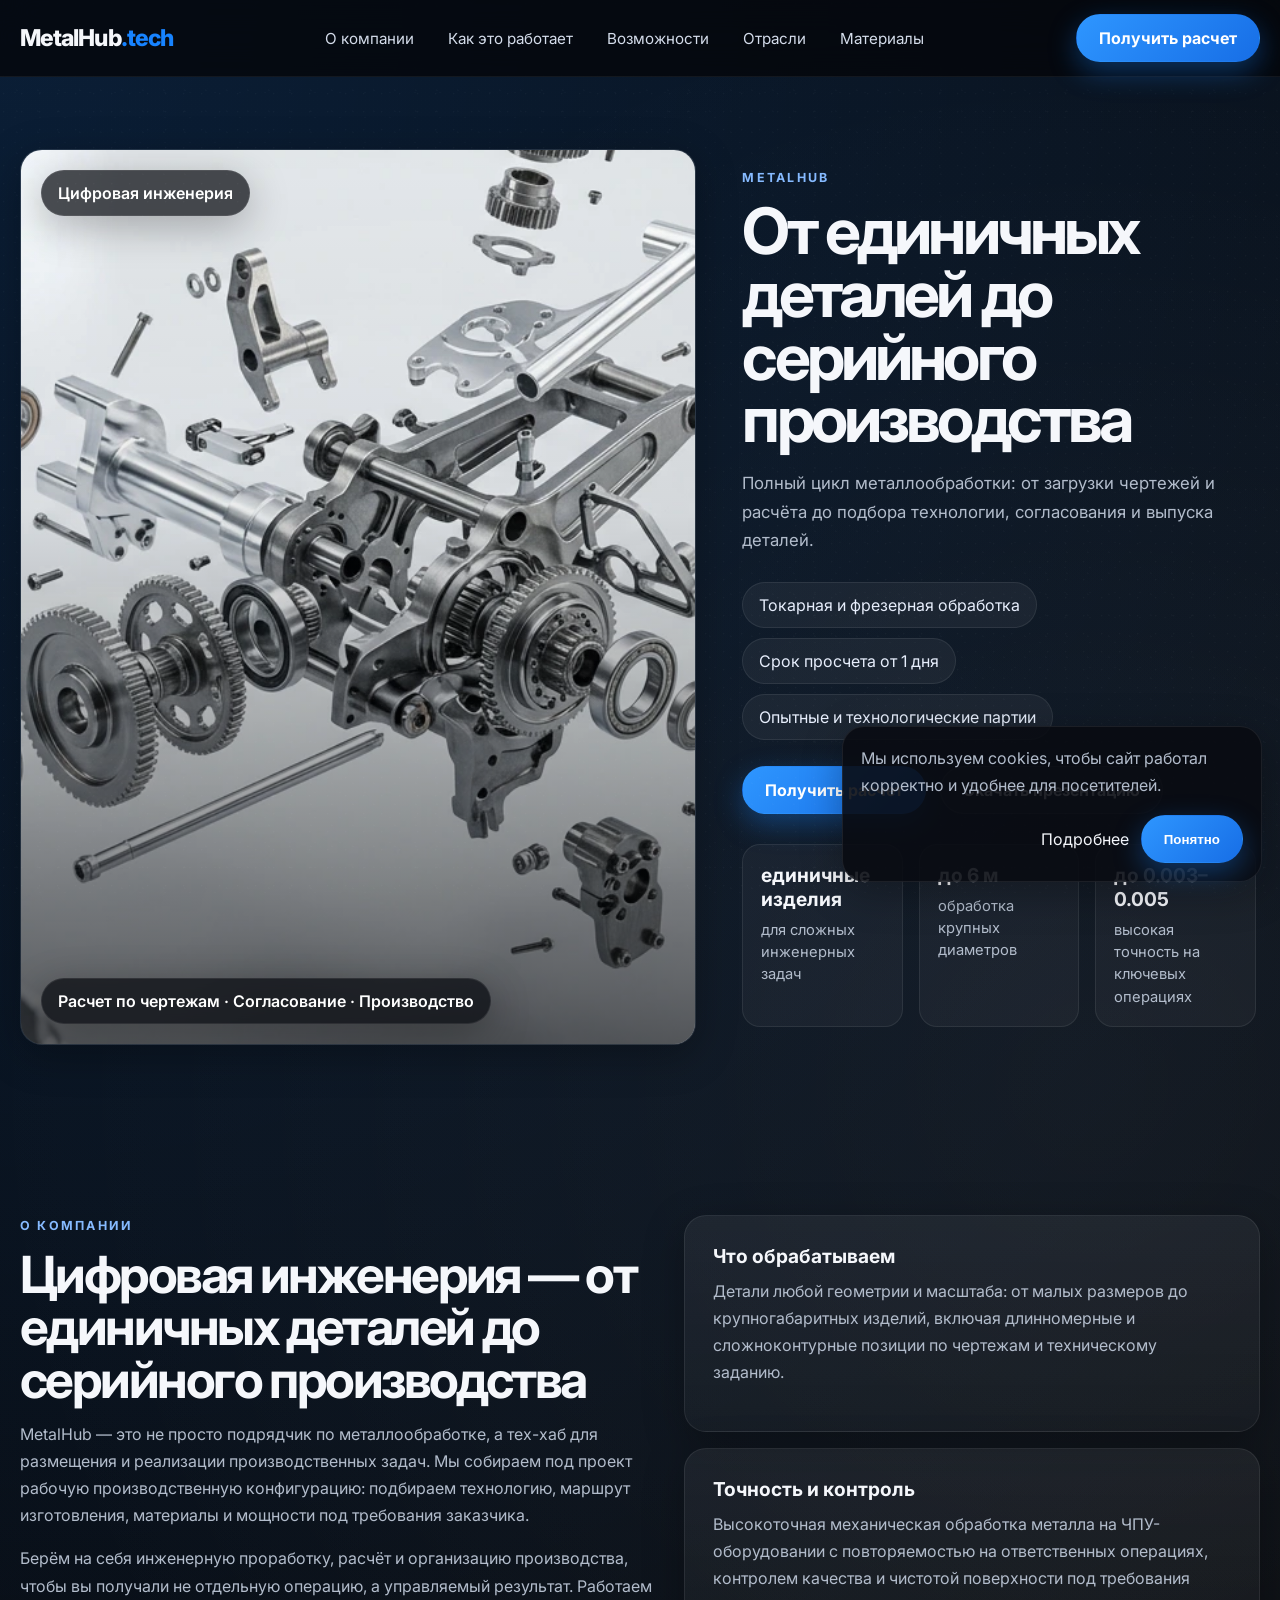
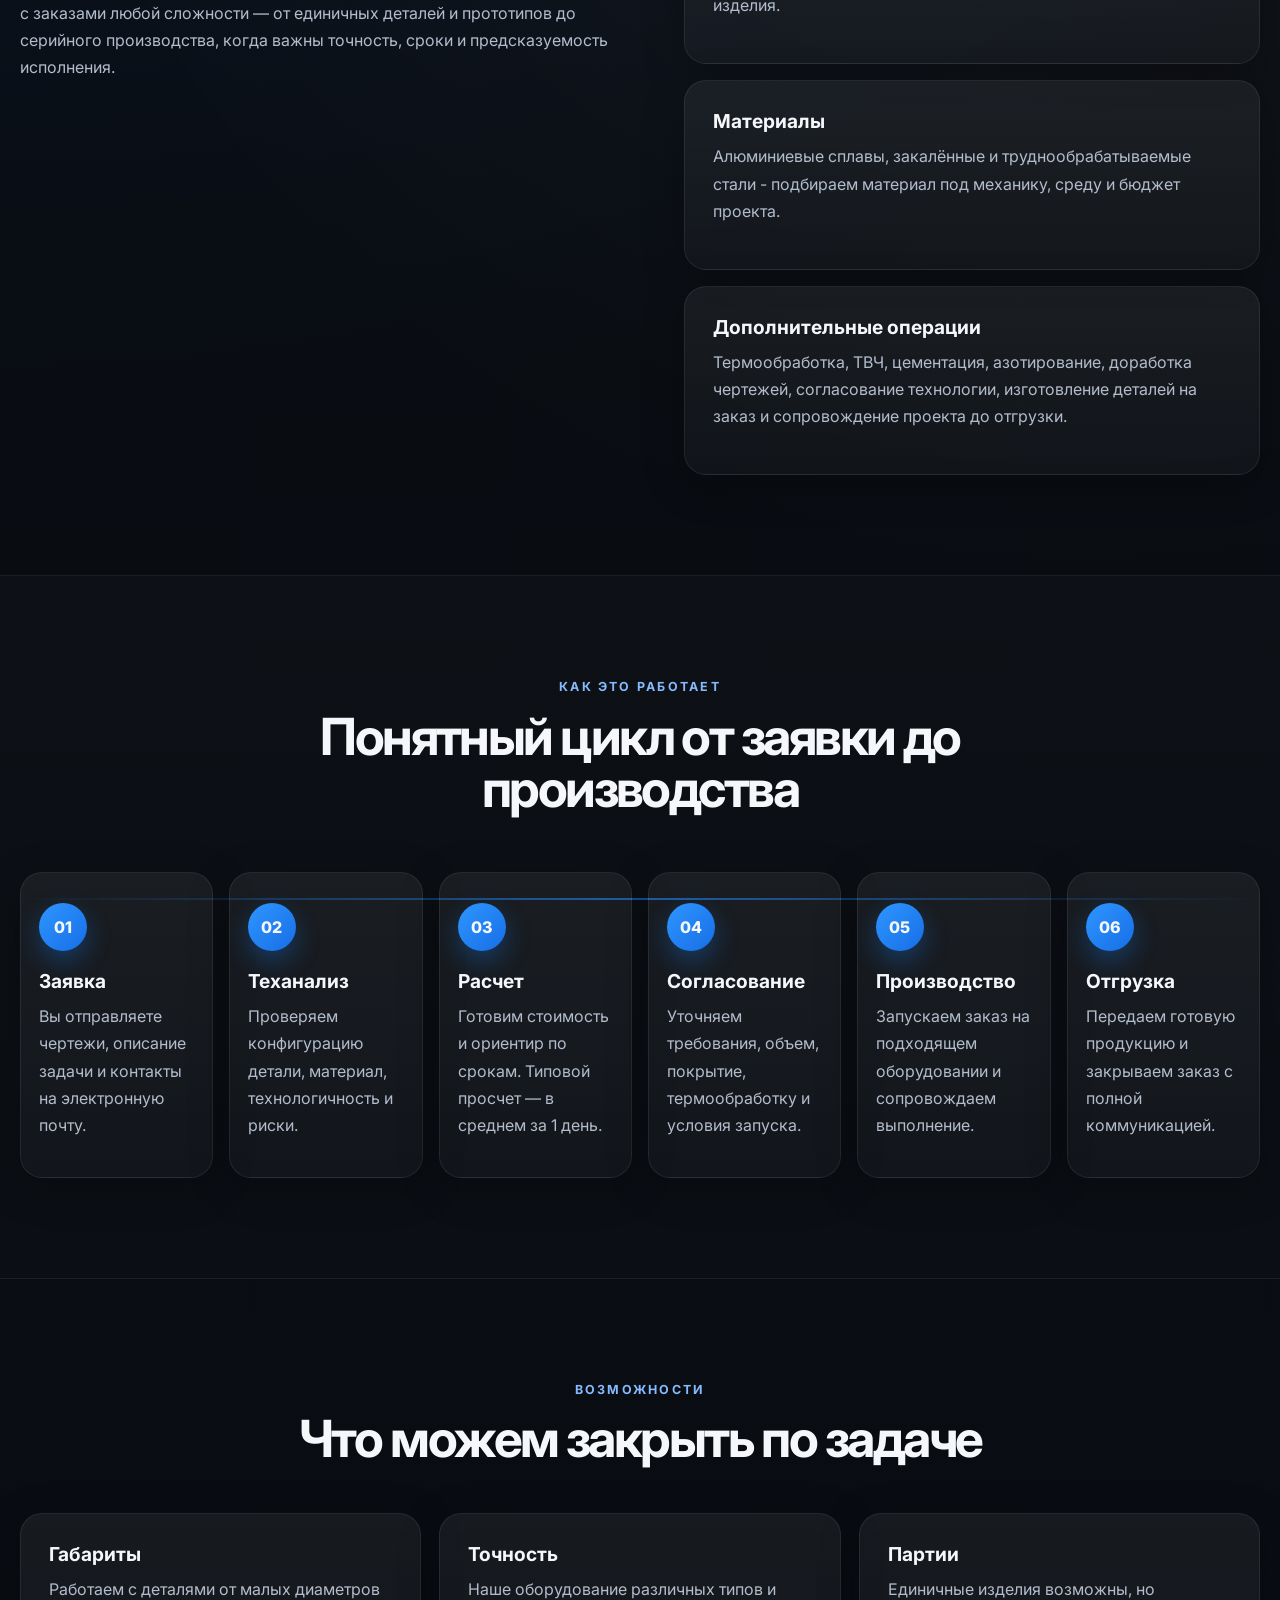
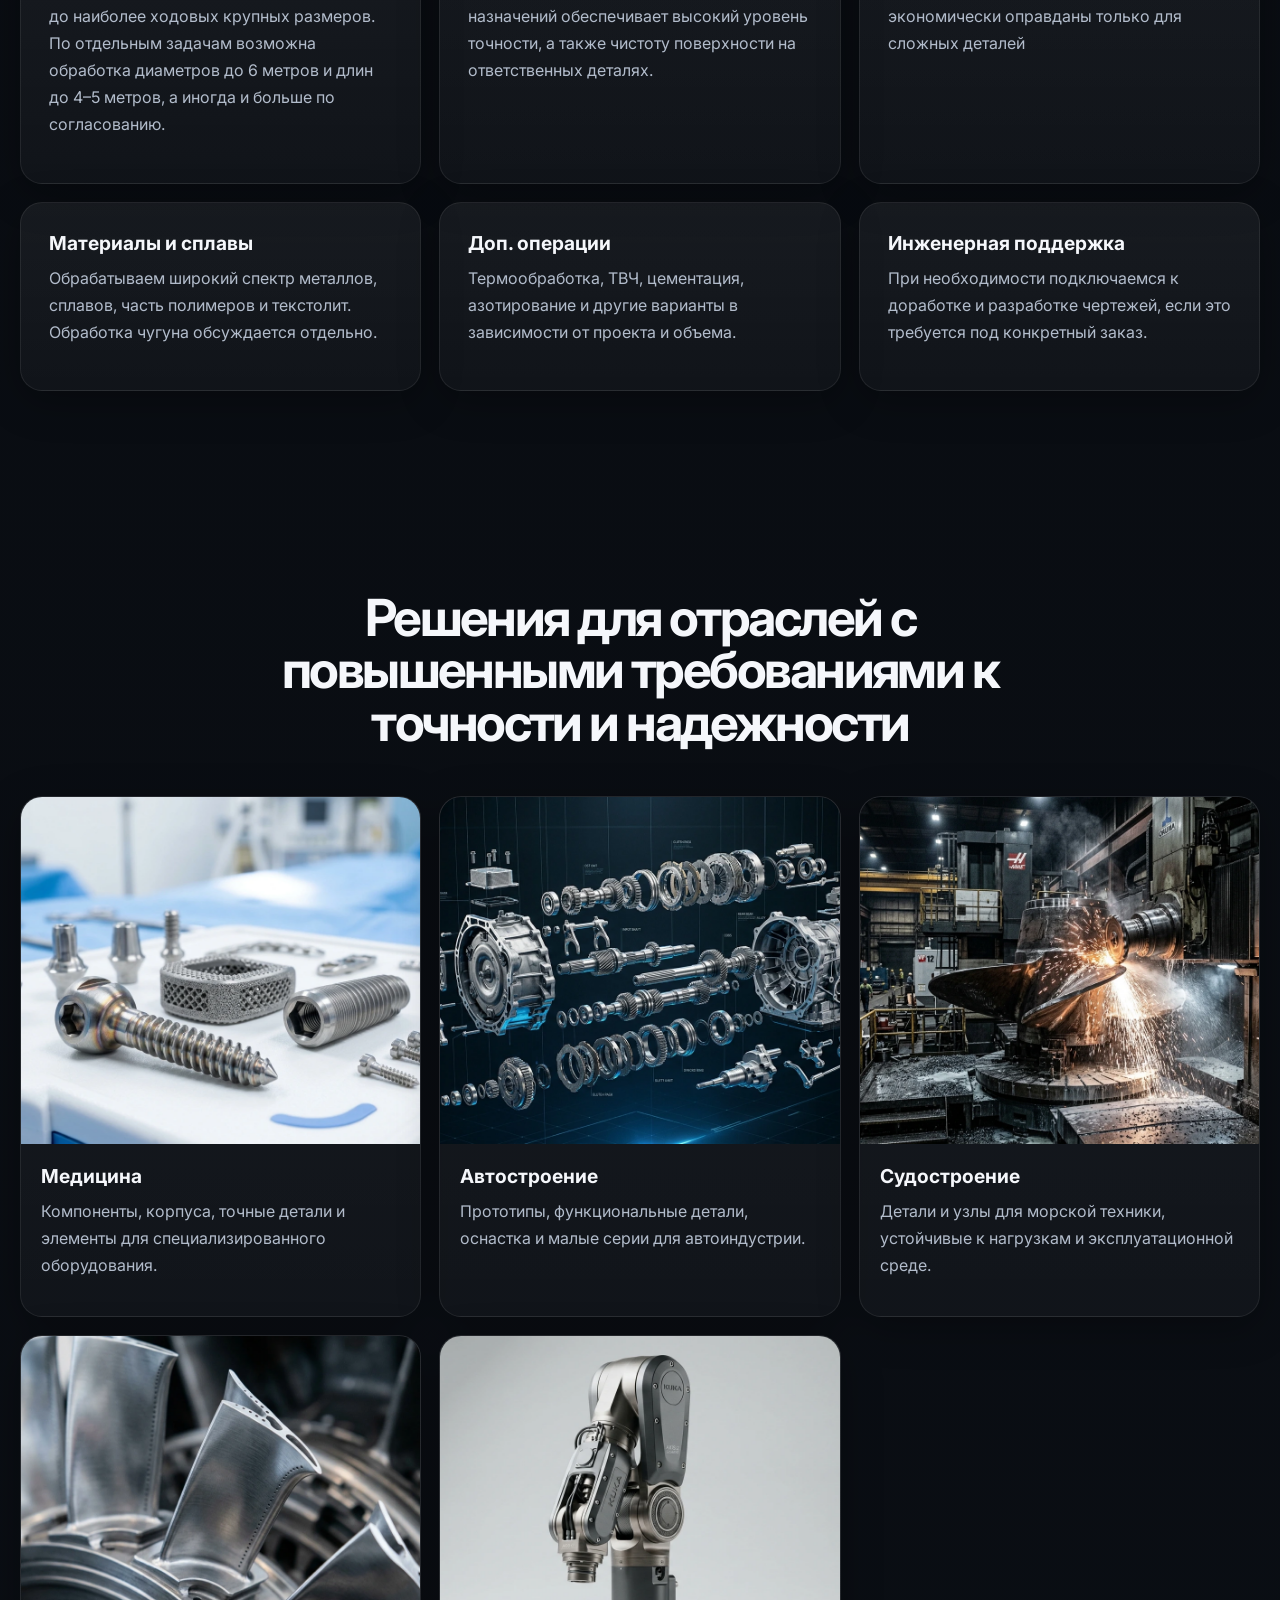
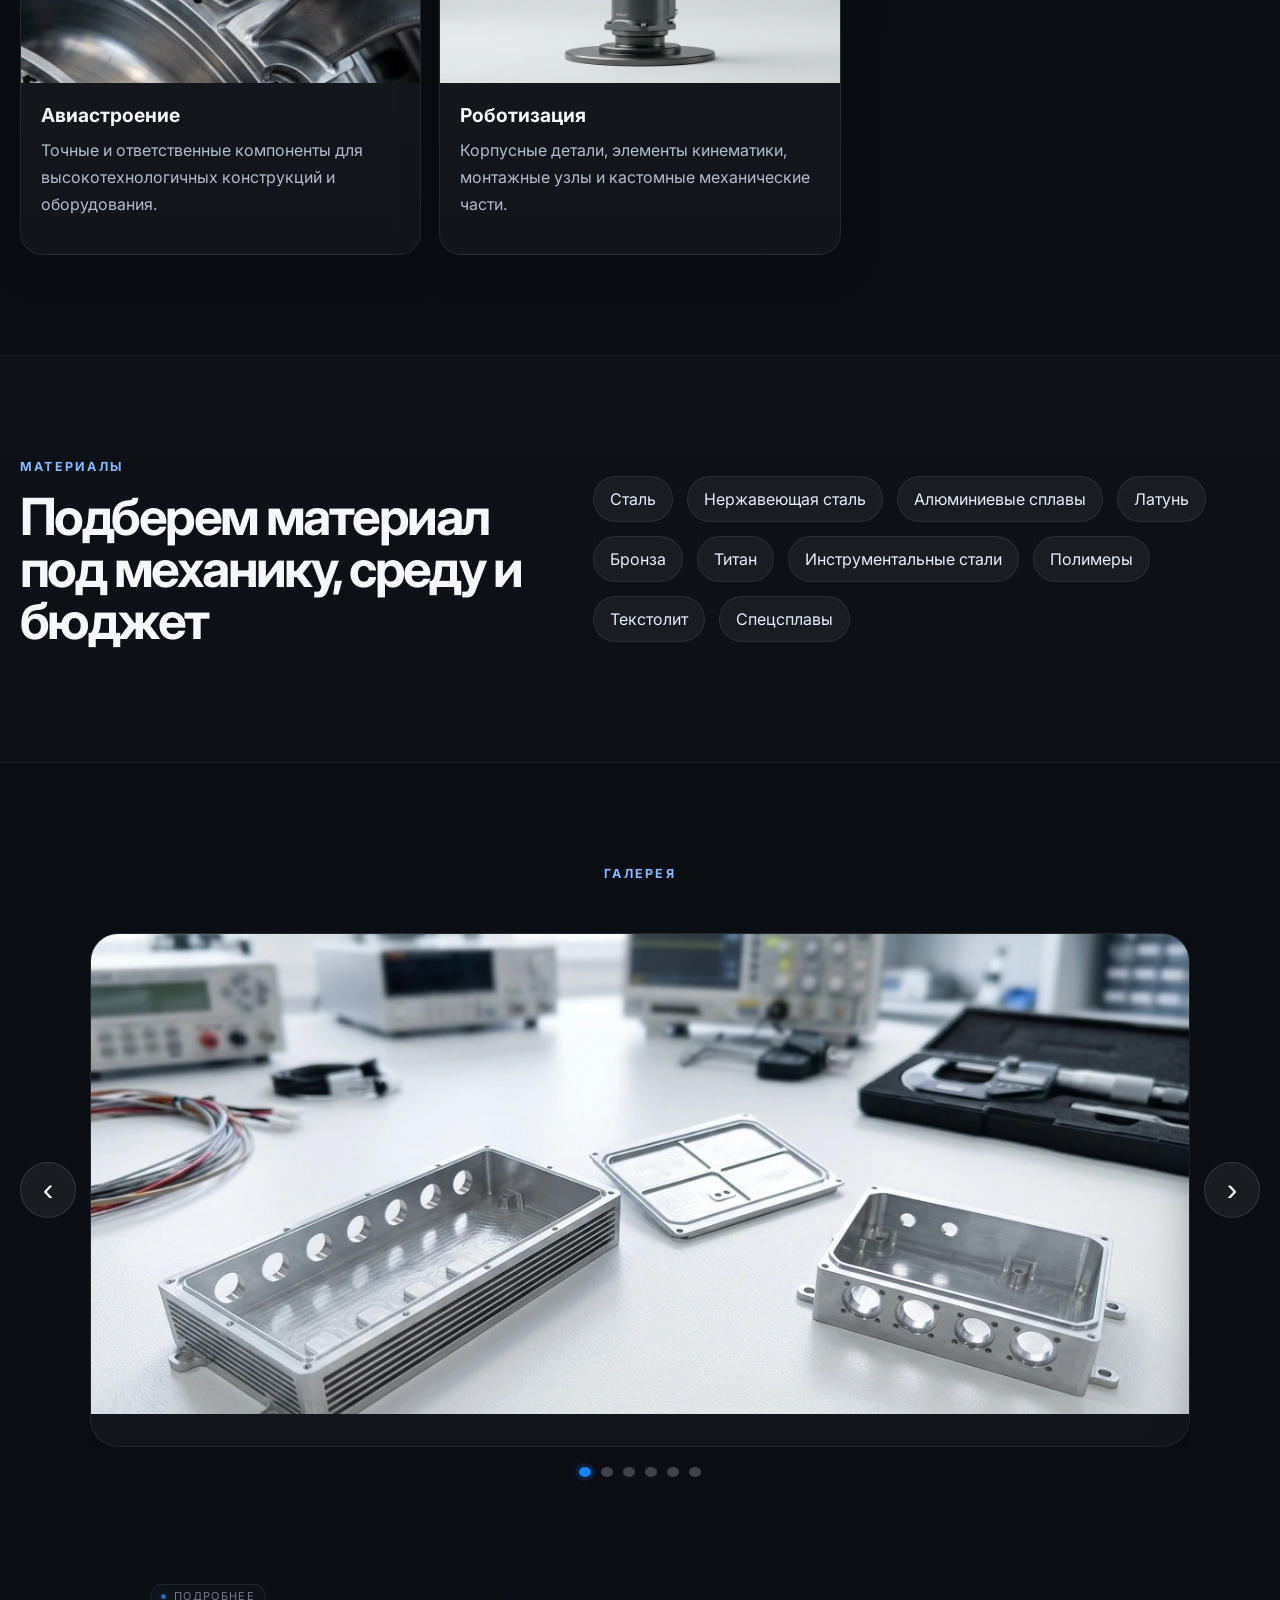
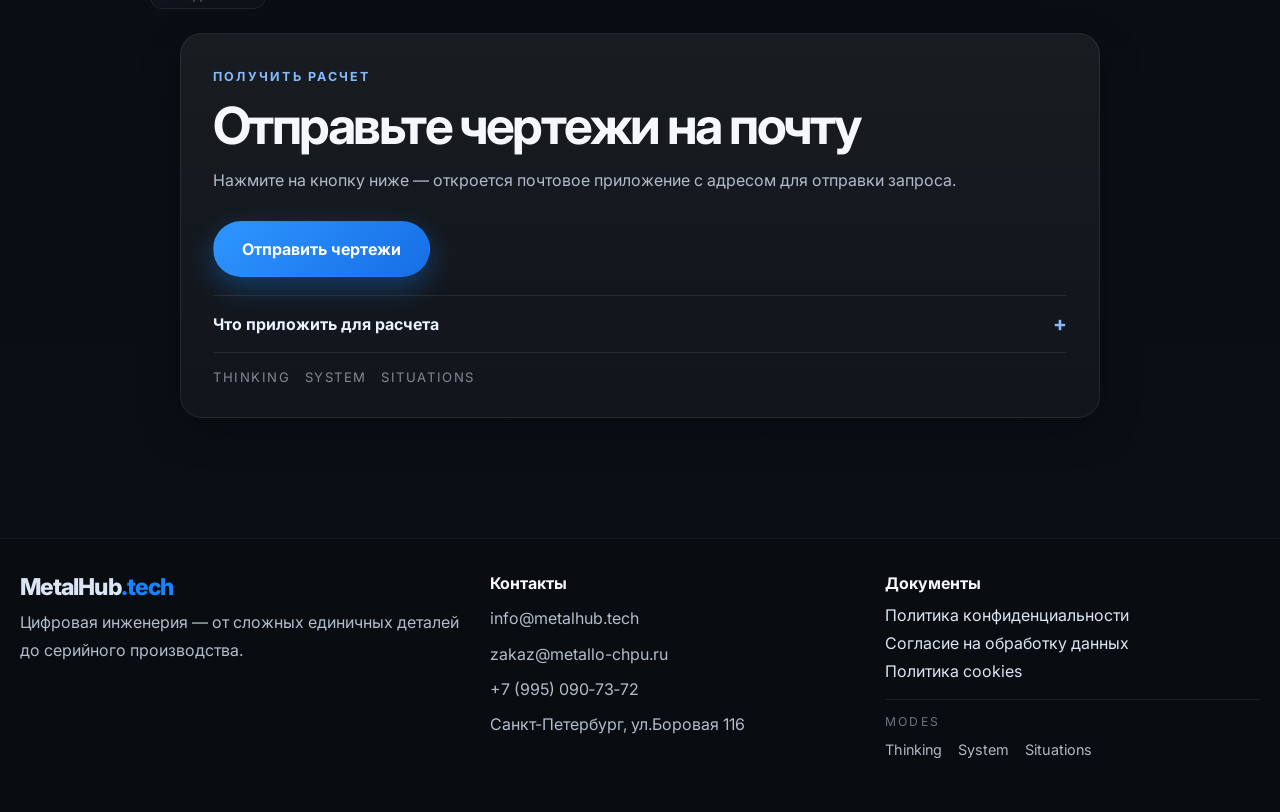
<file: metalhub.tech/index.html>
<!DOCTYPE html>
<html lang="ru">
<head>
  <!-- Yandex.Metrika counter -->
<script type="text/javascript">
    (function(m,e,t,r,i,k,a){
        m[i]=m[i]||function(){(m[i].a=m[i].a||[]).push(arguments)};
        m[i].l=1*new Date();
        for (var j = 0; j < document.scripts.length; j++) {if (document.scripts[j].src === r) { return; }}
        k=e.createElement(t),a=e.getElementsByTagName(t)[0],k.async=1,k.src=r,a.parentNode.insertBefore(k,a)
    })(window, document,'script','https://mc.yandex.ru/metrika/tag.js?id=108374716', 'ym');

    ym(108374716, 'init', {ssr:true, webvisor:true, clickmap:true, ecommerce:"dataLayer", referrer: document.referrer, url: location.href, accurateTrackBounce:true, trackLinks:true});
</script>
<noscript><div><img src="https://mc.yandex.ru/watch/108374716" style="position:absolute; left:-9999px;" alt="" /></div></noscript>
<!-- /Yandex.Metrika counter -->
  <meta charset="UTF-8" />
  <meta name="viewport" content="width=device-width, initial-scale=1.0" />
  <title>Металлообработка ЧПУ в СПб — изготовление деталей по чертежам | MetalHub</title>
  <meta name="description" content="Высокоточная металлообработка на ЧПУ в СПб: изготовление сложных деталей по чертежам, токарные и фрезерные работы, инженерный подход, расчет по запросу." />
  <meta name="keywords" content="металлообработка ЧПУ, изготовление деталей на заказ, токарная обработка, фрезерная обработка, механическая обработка металла, высокоточная обработка металла, производство деталей по чертежам" />
  <link rel="preconnect" href="https://fonts.googleapis.com">
  <link rel="preconnect" href="https://fonts.gstatic.com" crossorigin>
  <link href="https://fonts.googleapis.com/css2?family=Inter:wght@400;500;600;700;800&display=swap" rel="stylesheet">
  <link rel="icon" type="image/png" href="/favicon-96x96.png" sizes="96x96" />
  <link rel="icon" type="image/svg+xml" href="/favicon.svg" />
  <link rel="shortcut icon" href="/favicon.ico" />
  <link rel="apple-touch-icon" sizes="180x180" href="/apple-touch-icon.png" />
  <link rel="manifest" href="/site.webmanifest" />
  <link rel="stylesheet" href="styles.css" />
  <script type="application/ld+json">
  {
    "@context": "https://schema.org",
    "@type": "Organization",
    "name": "MetalHub",
    "url": "https://metalhub.tech",
    "email": "zakaz@metallo-chpu.ru",
    "description": "Цифровая инженерия и металлообработка ЧПУ на заказ: изготовление деталей по чертежам от единичных изделий до серийного производства.",
    "sameAs": []
  }
  </script>
</head>
<body>
  <div class="noise"></div>
  <header class="site-header" id="top">
    <div class="container nav-wrap">
      <a href="#top" class="logo">MetalHub<span>.tech</span></a>
      <nav class="desktop-nav">
        <a href="#about">О компании</a>
        <a href="#process">Как это работает</a>
        <a href="#capabilities">Возможности</a>
        <a href="#industries">Отрасли</a>
        <a href="#materials">Материалы</a>
      </nav>
      <div class="nav-actions">
        <a class="btn btn-primary magnetic" href="mailto:zakaz@metallo-chpu.ru?subject=%D0%97%D0%B0%D0%BF%D1%80%D0%BE%D1%81%20%D0%BD%D0%B0%20%D1%80%D0%B0%D1%81%D1%87%D0%B5%D1%82%20%D0%BC%D0%B5%D1%82%D0%B0%D0%BB%D0%BB%D0%BE%D0%BE%D0%B1%D1%80%D0%B0%D0%B1%D0%BE%D1%82%D0%BA%D0%B8&body=%D0%9F%D1%80%D0%B8%D0%BA%D1%80%D0%B5%D0%BF%D0%B8%D1%82%D0%B5%20%D1%87%D0%B5%D1%80%D1%82%D0%B5%D0%B6%D0%B8%20%D0%B8%20%D0%BE%D0%BF%D0%B8%D1%88%D0%B8%D1%82%D0%B5%20%D0%B7%D0%B0%D0%B4%D0%B0%D1%87%D1%83%3A%20%D0%BC%D0%B0%D1%82%D0%B5%D1%80%D0%B8%D0%B0%D0%BB%2C%20%D0%BE%D0%B1%D1%8A%D0%B5%D0%BC%2C%20%D1%81%D1%80%D0%BE%D0%BA%D0%B8%2C%20%D0%BA%D0%BE%D0%BD%D1%82%D0%B0%D0%BA%D1%82%D1%8B.">Получить расчет</a>
        <button class="burger" aria-label="Открыть меню" aria-expanded="false">
          <span></span><span></span><span></span>
        </button>
      </div>
    </div>
    <div class="mobile-menu">
      <a href="#about">О компании</a>
      <a href="#process">Как это работает</a>
      <a href="#capabilities">Возможности</a>
      <a href="#industries">Отрасли</a>
      <a href="#materials">Материалы</a>
      <a href="#gallery">Галерея</a>
      <a href="mailto:zakaz@metallo-chpu.ru?subject=%D0%97%D0%B0%D0%BF%D1%80%D0%BE%D1%81%20%D0%BD%D0%B0%20%D1%80%D0%B0%D1%81%D1%87%D0%B5%D1%82%20%D0%BC%D0%B5%D1%82%D0%B0%D0%BB%D0%BB%D0%BE%D0%BE%D0%B1%D1%80%D0%B0%D0%B1%D0%BE%D1%82%D0%BA%D0%B8&body=%D0%9F%D1%80%D0%B8%D0%BA%D1%80%D0%B5%D0%BF%D0%B8%D1%82%D0%B5%20%D1%87%D0%B5%D1%80%D1%82%D0%B5%D0%B6%D0%B8%20%D0%B8%20%D0%BE%D0%BF%D0%B8%D1%88%D0%B8%D1%82%D0%B5%20%D0%B7%D0%B0%D0%B4%D0%B0%D1%87%D1%83%3A%20%D0%BC%D0%B0%D1%82%D0%B5%D1%80%D0%B8%D0%B0%D0%BB%2C%20%D0%BE%D0%B1%D1%8A%D0%B5%D0%BC%2C%20%D1%81%D1%80%D0%BE%D0%BA%D0%B8%2C%20%D0%BA%D0%BE%D0%BD%D1%82%D0%B0%D0%BA%D1%82%D1%8B." class="btn btn-primary">Получить расчет</a>
    </div>
  </header>

  <main>
    <section class="hero parallax-section">
      <div class="container hero-grid">
        <div class="hero-media card tilt">
          <div class="hero-image-wrap parallax-layer" data-speed="0.12">
            <img src="assets/img/many_cnc_machined_parts_crop.webp" alt="Металлообработка ЧПУ и изготовление деталей на заказ" class="hero-image" />
          </div>
          <div class="hero-badge badge-top">Цифровая инженерия</div>
          <div class="hero-badge badge-bottom">Расчет по чертежам · Согласование · Производство</div>
        </div>
        <div class="hero-content reveal">
          <p class="eyebrow">MetalHub</p>
          <h1>От единичных деталей до серийного производства</h1>
          <p class="hero-text">Полный цикл металлообработки: от загрузки чертежей и расчёта до подбора технологии, согласования и выпуска деталей.</p>
          <div class="hero-pills">
            <span>Токарная и фрезерная обработка</span>
            <span>Срок просчета от 1 дня</span>
            <span>Опытные и технологические партии</span>
          </div>
          <div class="hero-actions">
            <a class="btn btn-primary magnetic" href="mailto:zakaz@metallo-chpu.ru?subject=%D0%97%D0%B0%D0%BF%D1%80%D0%BE%D1%81%20%D0%BD%D0%B0%20%D1%80%D0%B0%D1%81%D1%87%D0%B5%D1%82%20%D0%BC%D0%B5%D1%82%D0%B0%D0%BB%D0%BB%D0%BE%D0%BE%D0%B1%D1%80%D0%B0%D0%B1%D0%BE%D1%82%D0%BA%D0%B8&body=%D0%9F%D1%80%D0%B8%D0%BA%D1%80%D0%B5%D0%BF%D0%B8%D1%82%D0%B5%20%D1%87%D0%B5%D1%80%D1%82%D0%B5%D0%B6%D0%B8%20%D0%B8%20%D0%BE%D0%BF%D0%B8%D1%88%D0%B8%D1%82%D0%B5%20%D0%B7%D0%B0%D0%B4%D0%B0%D1%87%D1%83%3A%20%D0%BC%D0%B0%D1%82%D0%B5%D1%80%D0%B8%D0%B0%D0%BB%2C%20%D0%BE%D0%B1%D1%8A%D0%B5%D0%BC%2C%20%D1%81%D1%80%D0%BE%D0%BA%D0%B8%2C%20%D0%BA%D0%BE%D0%BD%D1%82%D0%B0%D0%BA%D1%82%D1%8B.">Получить расчет</a>
            <a class="btn btn-secondary magnetic" href="assets/docs/MetalHub-presentation.pdf" download>Скачать презентацию</a>
          </div>
          <div class="hero-metrics">
            <div><strong>единичные изделия</strong><span>для сложных инженерных задач</span></div>
            <div><strong>до 6 м</strong><span>обработка крупных диаметров</span></div>
            <div><strong>до 0.003–0.005</strong><span>высокая точность на ключевых операциях</span></div>
          </div>
        </div>
      </div>
    </section>

    <section class="section" id="about">
      <div class="container about-grid">
        <div class="reveal">
          <p class="eyebrow">О компании</p>
          <h2>Цифровая инженерия — от единичных деталей до серийного производства</h2>
          <p>MetalHub — это не просто подрядчик по металлообработке, а тех-хаб для размещения и реализации производственных задач. Мы собираем под проект рабочую производственную конфигурацию: подбираем технологию, маршрут изготовления, материалы и мощности под требования заказчика.</p>
          <p>Берём на себя инженерную проработку, расчёт и организацию производства, чтобы вы получали не отдельную операцию, а управляемый результат. Работаем с заказами любой сложности — от единичных деталей и прототипов до серийного производства, когда важны точность, сроки и предсказуемость исполнения.</p>
        </div>
        <div class="about-cards reveal">
          <article class="info-card tilt">
            <h3>Что обрабатываем</h3>
            <p>Детали любой геометрии и масштаба: от малых размеров до крупногабаритных изделий, включая длинномерные и сложноконтурные позиции по чертежам и техническому заданию.</p>
          </article>
          <article class="info-card tilt">
            <h3>Точность и контроль</h3>
            <p>Высокоточная механическая обработка металла на ЧПУ-оборудовании с повторяемостью на ответственных операциях, контролем качества и чистотой поверхности под требования изделия.</p>
          </article>
          <article class="info-card tilt">
            <h3>Материалы</h3>
            <p>Алюминиевые сплавы, закалённые и труднообрабатываемые стали - подбираем материал под механику, среду и бюджет проекта.</p>
          </article>
          <article class="info-card tilt">
            <h3>Дополнительные операции</h3>
            <p>Термообработка, ТВЧ, цементация, азотирование, доработка чертежей, согласование технологии, изготовление деталей на заказ и сопровождение проекта до отгрузки.</p>
          </article>
        </div>
      </div>
    </section>

    <section class="section section-dark" id="process">
      <div class="container">
        <div class="section-head reveal">
          <p class="eyebrow">Как это работает</p>
          <h2>Понятный цикл от заявки до производства</h2>
        </div>
        <div class="timeline reveal">
          <div class="timeline-line"></div>
          <div class="timeline-grid">
            <article class="timeline-step tilt"><span>01</span><h3>Заявка</h3><p>Вы отправляете чертежи, описание задачи и контакты на электронную почту.</p></article>
            <article class="timeline-step tilt"><span>02</span><h3>Теханализ</h3><p>Проверяем конфигурацию детали, материал, технологичность и риски.</p></article>
            <article class="timeline-step tilt"><span>03</span><h3>Расчет</h3><p>Готовим стоимость и ориентир по срокам. Типовой просчет — в среднем за 1 день.</p></article>
            <article class="timeline-step tilt"><span>04</span><h3>Согласование</h3><p>Уточняем требования, объем, покрытие, термообработку и условия запуска.</p></article>
            <article class="timeline-step tilt"><span>05</span><h3>Производство</h3><p>Запускаем заказ на подходящем оборудовании и сопровождаем выполнение.</p></article>
            <article class="timeline-step tilt"><span>06</span><h3>Отгрузка</h3><p>Передаем готовую продукцию и закрываем заказ с полной коммуникацией.</p></article>
          </div>
        </div>
      </div>
    </section>

    <section class="section" id="capabilities">
      <div class="container">
        <div class="section-head reveal">
          <p class="eyebrow">Возможности</p>
          <h2>Что можем закрыть по задаче</h2>
        </div>
        <div class="capabilities-grid">
          <article class="capability-card reveal tilt">
            <h3>Габариты</h3>
            <p>Работаем с деталями от малых диаметров до наиболее ходовых крупных размеров. По отдельным задачам возможна обработка диаметров до 6 метров и длин до 4–5 метров, а иногда и больше по согласованию.</p>
          </article>
          <article class="capability-card reveal tilt">
            <h3>Точность</h3>
            <p>Наше оборудование различных типов и назначений обеспечивает высокий уровень точности, а также чистоту поверхности на ответственных деталях.</p>
          </article>
          <article class="capability-card reveal tilt">
            <h3>Партии</h3>
            <p>Единичные изделия возможны, но экономически оправданы только для сложных деталей</p>
          </article>
          <article class="capability-card reveal tilt">
            <h3>Материалы и сплавы</h3>
            <p>Обрабатываем широкий спектр металлов, сплавов, часть полимеров и текстолит. Обработка чугуна обсуждается отдельно.</p>
          </article>
          <article class="capability-card reveal tilt">
            <h3>Доп. операции</h3>
            <p>Термообработка, ТВЧ, цементация, азотирование и другие варианты в зависимости от проекта и объема.</p>
          </article>
          <article class="capability-card reveal tilt">
            <h3>Инженерная поддержка</h3>
            <p>При необходимости подключаемся к доработке и разработке чертежей, если это требуется под конкретный заказ.</p>
          </article>
        </div>
      </div>
    </section>

    <section class="section" id="industries">
      <div class="container">
        <div class="section-head reveal">
          <h2>Решения для отраслей с повышенными требованиями к точности и надежности</h2>
        </div>
        <div class="industry-grid">
          <article class="industry-card reveal tilt">
            <img src="assets/img/medical_industry.webp" alt="Медицина" />
            <div><h3>Медицина</h3><p>Компоненты, корпуса, точные детали и элементы для специализированного оборудования.</p></div>
          </article>
          <article class="industry-card reveal tilt">
            <img src="assets/img/automotive_card.webp" alt="Автостроение" />
            <div><h3>Автостроение</h3><p>Прототипы, функциональные детали, оснастка и малые серии для автоиндустрии.</p></div>
          </article>
          <article class="industry-card reveal tilt">
            <img src="assets/img/kepler.webp" alt="Судостроение" />
            <div><h3>Судостроение</h3><p>Детали и узлы для морской техники, устойчивые к нагрузкам и эксплуатационной среде.</p></div>
          </article>
          <article class="industry-card reveal tilt">
            <img src="assets/img/avia.webp" alt="Авиастроение" />
            <div><h3>Авиастроение</h3><p>Точные и ответственные компоненты для высокотехнологичных конструкций и оборудования.</p></div>
          </article>
          <article class="industry-card reveal tilt">
            <img src="assets/img/robotics_industry.webp" alt="Роботизация" />
            <div><h3>Роботизация</h3><p>Корпусные детали, элементы кинематики, монтажные узлы и кастомные механические части.</p></div>
          </article>
        </div>
      </div>
    </section>

    <section class="section section-dark" id="materials">
      <div class="container materials-wrap reveal">
        <div class="section-head left">
          <p class="eyebrow">Материалы</p>
          <h2>Подберем материал под механику, среду и бюджет</h2>
        </div>
        <div class="materials-cloud">
          <span>Сталь</span>
          <span>Нержавеющая сталь</span>
          <span>Алюминиевые сплавы</span>
          <span>Латунь</span>
          <span>Бронза</span>
          <span>Титан</span>
          <span>Инструментальные стали</span>
          <span>Полимеры</span>
          <span>Текстолит</span>
          <span>Спецсплавы</span>
        </div>
      </div>
    </section>

    <section class="section" id="gallery">
      <div class="container">
        <div class="section-head reveal">
          <p class="eyebrow">Галерея</p>
        </div>
        <div class="gallery-shell reveal">
          <button class="gallery-arrow prev magnetic" aria-label="Предыдущее фото">‹</button>
          <div class="gallery-track-wrap">
            <div class="gallery-track">
              <figure class="gallery-slide active"><img src="assets/img/cnc-machined-aluminum-enclosures.webp" alt="ЧПУ обработка металла в производственной зоне"><figcaption></figcaption></figure>
              <figure class="gallery-slide"><img src="assets/img/custom-cnc-metal-parts.webp" alt="Контроль качества и металлообработка деталей"><figcaption></figcaption></figure>
              <figure class="gallery-slide"><img src="assets/img/precision-cnc-turned-parts.webp" alt="Инженерный проект и производство деталей по чертежам"><figcaption></figcaption></figure>
              <figure class="gallery-slide"><img src="assets/img/cnc-machined-industrial-components.webp" alt="Высокоточная обработка деталей для медицины"><figcaption></figcaption></figure>
              <figure class="gallery-slide"><img src="assets/img/precision-brass-components.webp" alt="Фрезеровка и изготовление технических изделий"><figcaption></figcaption></figure>
              <figure class="gallery-slide"><img src="assets/img/precision-machined-parts-set.webp" alt="Точное производство деталей для высокотехнологичных отраслей"><figcaption></figcaption></figure>
            </div>
          </div>
          <button class="gallery-arrow next magnetic" aria-label="Следующее фото">›</button>
        </div>
        <div class="gallery-dots"></div>
      </div>
    </section>

    <section class="section seo-section" id="seo-text">
      <div class="container">
        <details class="seo-details reveal">
          <summary class="seo-toggle" aria-label="Показать SEO-описание сайта">
            <span class="seo-toggle-dot" aria-hidden="true"></span>
            <span class="seo-toggle-text">Подробнее</span>
          </summary>
          <div class="seo-block">
            <p class="eyebrow">Металлообработка ЧПУ</p>
            <h2>Высокоточная металлообработка на заказ</h2>
            <p>Мы выполняем металлообработку на заказ по чертежам и техническим требованиям заказчика: токарные работы ЧПУ, фрезерные работы ЧПУ, механическую обработку металла, изготовление деталей из стали, нержавейки, алюминия и других материалов. Работаем с единичными деталями, прототипами и серийными партиями, подключаем термообработку и дополнительные технологические операции.</p>
            <ul class="seo-list">
              <li>ЧПУ металлообработка и высокоточная обработка металла</li>
              <li>Токарная обработка деталей и фрезеровка металла на заказ</li>
              <li>Изготовление деталей по чертежам и производство деталей из металла</li>
              <li>Механическая обработка металла, термообработка, инженерное сопровождение</li>
            </ul>
          </div>
        </details>
      </div>
    </section>

    <section class="section cta-section" id="quote">
      <div class="container quote-grid single-column">
        <div class="quote-copy reveal quote-compact card">
          <p class="eyebrow">Получить расчет</p>
          <h2>Отправьте чертежи на почту</h2>
          <p>Нажмите на кнопку ниже — откроется почтовое приложение с адресом для отправки запроса.</p>
          <a class="btn btn-primary magnetic quote-mail-btn" href="mailto:zakaz@metallo-chpu.ru?subject=%D0%97%D0%B0%D0%BF%D1%80%D0%BE%D1%81%20%D0%BD%D0%B0%20%D1%80%D0%B0%D1%81%D1%87%D0%B5%D1%82%20%D0%BC%D0%B5%D1%82%D0%B0%D0%BB%D0%BB%D0%BE%D0%BE%D0%B1%D1%80%D0%B0%D0%B1%D0%BE%D1%82%D0%BA%D0%B8&body=%D0%9F%D1%80%D0%B8%D0%BA%D1%80%D0%B5%D0%BF%D0%B8%D1%82%D0%B5%20%D1%87%D0%B5%D1%80%D1%82%D0%B5%D0%B6%D0%B8%20%D0%B8%20%D0%BE%D0%BF%D0%B8%D1%88%D0%B8%D1%82%D0%B5%20%D0%B7%D0%B0%D0%B4%D0%B0%D1%87%D1%83%3A%20%D0%BC%D0%B0%D1%82%D0%B5%D1%80%D0%B8%D0%B0%D0%BB%2C%20%D0%BE%D0%B1%D1%8A%D0%B5%D0%BC%2C%20%D1%81%D1%80%D0%BE%D0%BA%D0%B8%2C%20%D0%BA%D0%BE%D0%BD%D1%82%D0%B0%D0%BA%D1%82%D1%8B.">Отправить чертежи</a>

          <details class="quote-details">
            <summary>Что приложить для расчета</summary>
            <ul class="quote-list">
              <li>чертежи или файлы</li>
              <li>краткое описание задачи</li>
              <li>материал, объем и желаемые сроки</li>
              <li>контакты для обратной связи</li>
            </ul>
          </details>
          <div class="micro-links" aria-label="Дополнительные разделы">
            <a href="thinking.html">Thinking</a>
            <a href="system.html">System</a>
            <a href="situations.html">Situations</a>
          </div>
        </div>
      </div>
    </section>
  </main>

  <footer class="footer">
    <div class="container footer-grid">
      <div>
        <a href="#top" class="logo footer-logo">MetalHub<span>.tech</span></a>
        <p>Цифровая инженерия — от сложных единичных деталей до серийного производства.</p>
      </div>
      <div>
        <h4>Контакты</h4>
        <p>info@metalhub.tech</p>
        <p>zakaz@metallo-chpu.ru</p>
        <p>+7 (995) 090‑73‑72</p>
        <p>Санкт-Петербург, ул.Боровая 116</p>
      </div>
      <div>
        <h4>Документы</h4>
        <a href="privacy.html">Политика конфиденциальности</a>
        <a href="processing.html">Согласие на обработку данных</a>
        <a href="cookies.html">Политика cookies</a>
        <div class="footer-modes">
          <span>Modes</span>
          <a href="thinking.html">Thinking</a>
          <a href="system.html">System</a>
          <a href="situations.html">Situations</a>
        </div>
      </div>
    </div>
  </footer>

  <div class="cookie-banner" id="cookieBanner">
    <p>Мы используем cookies, чтобы сайт работал корректно и удобнее для посетителей.</p>
    <div>
      <a href="cookies.html">Подробнее</a>
      <button class="btn btn-primary magnetic" id="acceptCookies">Понятно</button>
    </div>
  </div>

  <script src="script.js"></script>
</body>
</html>
</file>
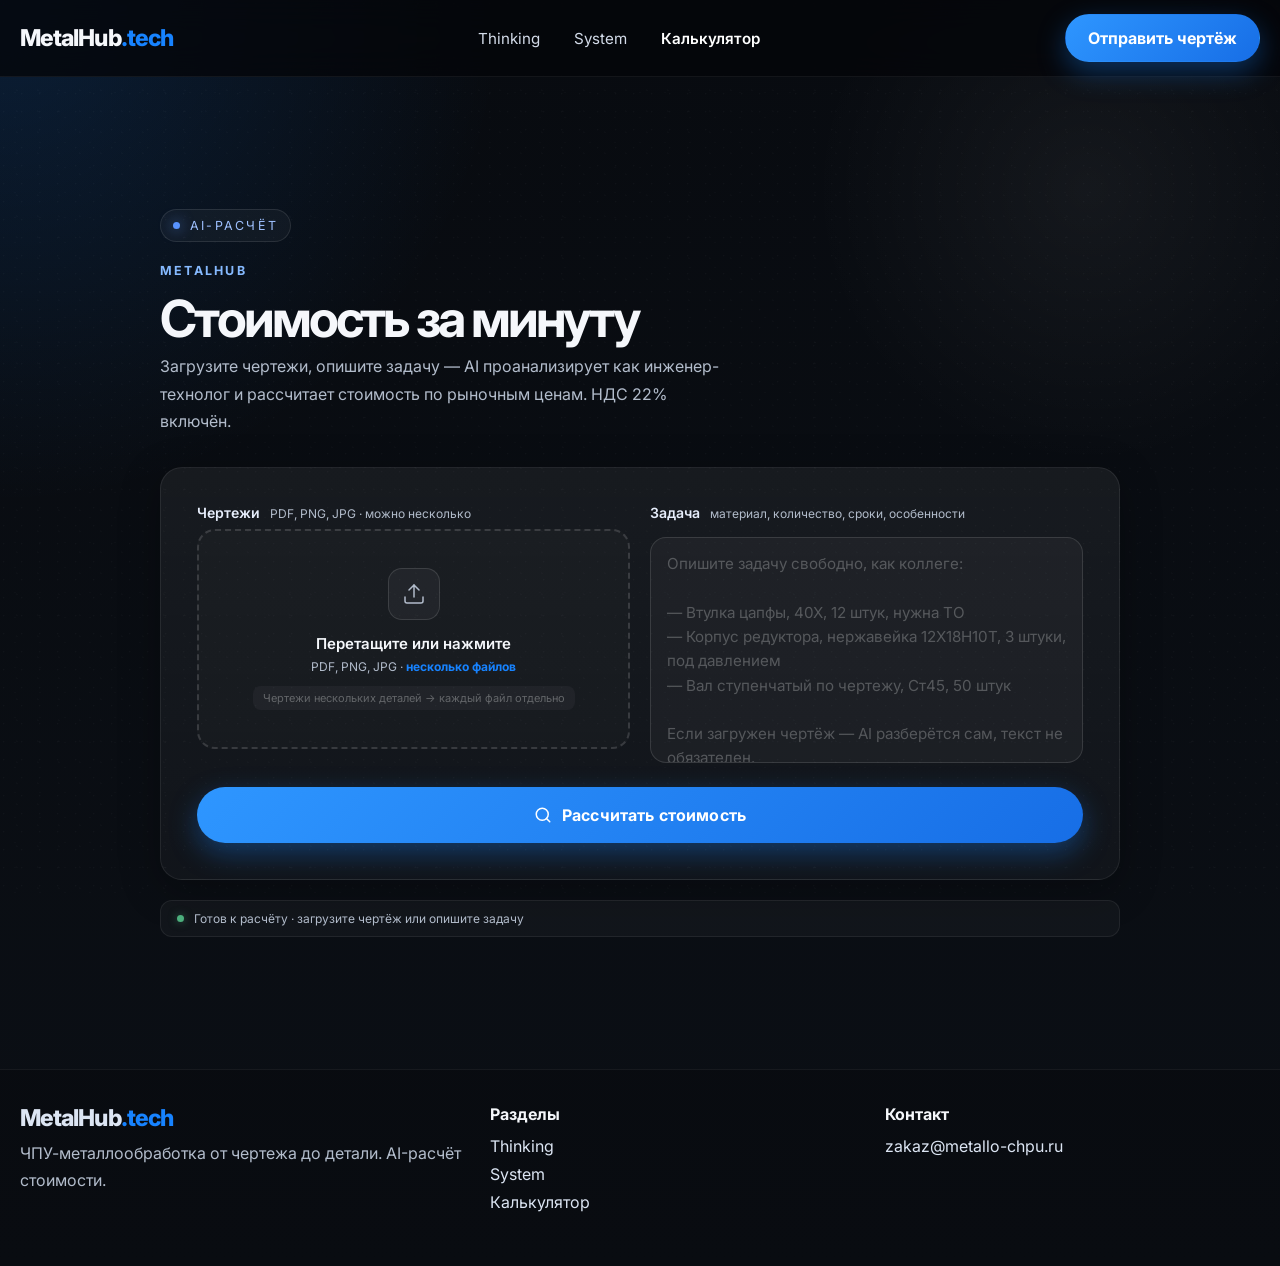
<file: metalhub.tech/calculator.html>
<!DOCTYPE html>
<html lang="ru">
<head>
<meta charset="UTF-8">
<meta name="viewport" content="width=device-width, initial-scale=1.0">
<title>Калькулятор стоимости · MetalHub</title>
<meta name="description" content="Загрузите чертёж — AI рассчитает стоимость металлообработки автоматически. Точная стоимость с НДС 22%.">
<link rel="preconnect" href="https://fonts.googleapis.com">
<link rel="preconnect" href="https://fonts.gstatic.com" crossorigin>
<link href="https://fonts.googleapis.com/css2?family=Inter:wght@400;500;600;700;800&display=swap" rel="stylesheet">
<link rel="icon" type="image/svg+xml" href="assets/favicon.svg">
<link rel="stylesheet" href="styles.css">
<style>
/* ── Калькулятор — дополнительные стили ── */

.calc-page main { padding-top: 104px; position: relative; z-index: 2; }
.calc-hero { padding: 28px 0 48px; }

.calc-kicker {
  display: inline-flex; align-items: center; gap: 10px;
  margin-bottom: 18px; padding: 8px 12px;
  border: 1px solid rgba(255,255,255,.1); border-radius: 999px;
  background: rgba(255,255,255,.035);
  font-size: .78rem; letter-spacing: .18em; text-transform: uppercase; color: #9fc1ff;
}
.calc-kicker::before {
  content: ""; width: 7px; height: 7px; border-radius: 50%;
  background: #5893ff; box-shadow: 0 0 14px rgba(88,147,255,.85);
}

.calc-card {
  background: linear-gradient(180deg, rgba(255,255,255,.06), rgba(255,255,255,.03));
  border: 1px solid rgba(255,255,255,.08);
  box-shadow: 0 10px 40px rgba(0,0,0,.28);
  border-radius: var(--radius);
  padding: 36px;
  margin-bottom: 20px;
}

.calc-grid {
  display: grid;
  grid-template-columns: 1fr 1fr;
  gap: 20px;
  margin-bottom: 24px;
}

/* Зона загрузки */
.upload-area {
  position: relative;
  border: 2px dashed rgba(255,255,255,.14);
  border-radius: 18px;
  padding: 32px 20px;
  display: flex; flex-direction: column; align-items: center; justify-content: center;
  cursor: pointer;
  transition: border-color .2s, background .2s;
  background: rgba(255,255,255,.02);
  text-align: center;
  min-height: 220px;
}
.upload-area:hover, .upload-area.over {
  border-color: var(--accent);
  background: var(--accent-soft);
}
.upload-area input {
  position: absolute; inset: 0; opacity: 0; cursor: pointer; width: 100%; height: 100%;
}
.upload-icon-wrap {
  width: 52px; height: 52px;
  border: 1px solid rgba(255,255,255,.12); border-radius: 14px;
  display: flex; align-items: center; justify-content: center;
  margin-bottom: 14px; background: rgba(255,255,255,.04);
  transition: border-color .2s, background .2s;
}
.upload-area:hover .upload-icon-wrap { border-color: rgba(23,131,255,.5); background: rgba(23,131,255,.1); }
.upload-icon-wrap svg { width: 24px; height: 24px; stroke: var(--muted); transition: stroke .2s; }
.upload-area:hover .upload-icon-wrap svg { stroke: var(--accent); }
.upload-title { font-size: 15px; font-weight: 600; margin-bottom: 5px; }
.upload-hint { font-size: 12px; color: var(--muted); line-height: 1.5; }
.upload-hint strong { color: var(--accent); }
.upload-multi-note {
  margin-top: 10px; font-size: 11px; color: rgba(255,255,255,.3);
  background: rgba(255,255,255,.04); border-radius: 8px; padding: 5px 10px;
}

.files-list { margin-top: 14px; width: 100%; display: flex; flex-direction: column; gap: 6px; }
.file-chip {
  display: flex; align-items: center; gap: 8px;
  background: rgba(255,255,255,.04); border: 1px solid rgba(255,255,255,.08);
  border-radius: 10px; padding: 7px 12px; font-size: 12px;
}
.file-chip svg { width: 14px; height: 14px; stroke: var(--accent); flex-shrink: 0; }
.file-chip-name { flex: 1; overflow: hidden; text-overflow: ellipsis; white-space: nowrap; color: #e0e8f5; }
.file-chip-size { color: var(--muted); font-size: 11px; flex-shrink: 0; }
.file-remove {
  width: 18px; height: 18px; border-radius: 4px; cursor: pointer;
  display: flex; align-items: center; justify-content: center;
  color: var(--muted); font-size: 15px; line-height: 1; flex-shrink: 0;
  transition: color .15s;
}
.file-remove:hover { color: #ff6b6b; }

/* Правая колонка формы */
.task-col { display: flex; flex-direction: column; gap: 14px; }
.field-label { display: block; font-size: .88rem; font-weight: 600; color: #e7eefc; margin-bottom: 8px; }
.field-sub { font-size: 12px; color: var(--muted); font-weight: 400; margin-left: 6px; }

.task-textarea {
  width: 100%; flex: 1;
  background: rgba(255,255,255,.04); border: 1px solid rgba(255,255,255,.12);
  border-radius: 16px; padding: 14px 16px;
  font: inherit; font-size: .95rem; color: #fff;
  resize: none; outline: none; min-height: 110px;
  transition: border-color .25s, box-shadow .25s, background .25s;
  line-height: 1.6;
}
.task-textarea::placeholder { color: rgba(255,255,255,.25); }
.task-textarea:focus {
  border-color: rgba(23,131,255,.7);
  box-shadow: 0 0 0 4px rgba(23,131,255,.14);
  background: rgba(255,255,255,.06);
}

/* Кнопка расчёта */
.calc-submit {
  width: 100%; min-height: 56px; border-radius: 999px;
  background: linear-gradient(135deg, #2e96ff, #176ee6);
  box-shadow: 0 10px 28px rgba(23,131,255,.35);
  border: none; color: #fff; font: inherit; font-size: 1rem; font-weight: 700;
  cursor: pointer; display: flex; align-items: center; justify-content: center; gap: 10px;
  transition: transform .25s ease, box-shadow .25s ease;
  letter-spacing: .01em;
}
.calc-submit:hover {
  transform: translateY(-2px);
  box-shadow: 0 14px 36px rgba(23,131,255,.45), inset 0 1px 0 rgba(255,255,255,.2);
}
.calc-submit:active { transform: translateY(0); }
.calc-submit:disabled {
  background: rgba(255,255,255,.06); box-shadow: none;
  color: rgba(255,255,255,.3); cursor: not-allowed; transform: none;
}
.calc-submit svg { width: 18px; height: 18px; }

/* Прогресс */
.progress-wrap { display: none; margin-bottom: 24px; }
.progress-wrap.active { display: block; }
.progress-label {
  display: flex; justify-content: space-between; align-items: center;
  font-size: 12px; color: var(--muted); margin-bottom: 8px;
}
.progress-bar { height: 3px; background: rgba(255,255,255,.08); border-radius: 2px; overflow: hidden; }
.progress-fill {
  height: 100%; background: linear-gradient(90deg, #2e96ff, #86baff);
  border-radius: 2px; animation: progr 2.5s ease-in-out infinite;
}
@keyframes progr {
  0%   { width: 5%;  margin-left: 0; }
  50%  { width: 55%; margin-left: 20%; }
  100% { width: 5%;  margin-left: 95%; }
}

/* AI статус */
.ai-status {
  display: flex; align-items: center; gap: 10px;
  padding: 10px 16px; border-radius: 12px;
  background: rgba(255,255,255,.03); border: 1px solid rgba(255,255,255,.07);
  font-size: 12px; color: var(--muted); margin-bottom: 24px;
}
.ai-dot { width: 7px; height: 7px; border-radius: 50%; background: rgba(255,255,255,.2); flex-shrink: 0; }
.ai-dot.ready   { background: #4CAF7D; box-shadow: 0 0 8px rgba(76,175,125,.5); }
.ai-dot.loading { background: var(--accent); animation: pulse .8s infinite; }
.ai-dot.error   { background: #ff6b6b; }
@keyframes pulse { 0%,100%{opacity:1} 50%{opacity:.3} }

/* Результат */
.result-block { display: none; }
.result-block.visible { display: block; }

/* Полоса детали */
.part-strip {
  display: flex; align-items: center; gap: 16px; flex-wrap: wrap;
  padding: 14px 20px; margin-bottom: 20px;
  background: rgba(255,255,255,.04); border: 1px solid rgba(255,255,255,.08);
  border-radius: 16px;
}
.part-strip-name { font-weight: 600; font-size: 14px; flex: 1; min-width: 180px; }
.part-dims { display: flex; gap: 8px; flex-wrap: wrap; }
.dim-tag {
  font-size: 11px; padding: 3px 9px; border-radius: 6px;
  background: rgba(255,255,255,.05); border: 1px solid rgba(255,255,255,.08); color: var(--muted);
}
.dim-tag strong { color: #86baff; font-weight: 600; }
.conf-badge { font-size: 11px; font-weight: 600; padding: 3px 9px; border-radius: 6px; }
.conf-hi { background: rgba(76,175,125,.12); color: #4CAF7D; }
.conf-md { background: rgba(23,131,255,.12); color: #86baff; }
.conf-lo { background: rgba(255,107,107,.12); color: #ff9999; }

/* Карточки цен */
.result-cards {
  display: grid; grid-template-columns: 1fr 1fr 1fr; gap: 14px; margin-bottom: 14px;
}
.r-card {
  padding: 18px 20px; border-radius: var(--radius);
  background: rgba(255,255,255,.04); border: 1px solid rgba(255,255,255,.08);
}
.r-card.blue-c  { background: rgba(23,131,255,.06); border-color: rgba(23,131,255,.25); }
.r-card.green-c { background: rgba(76,175,125,.05); border-color: rgba(76,175,125,.2); }
.r-label { font-size: 10px; font-weight: 700; letter-spacing: .09em; text-transform: uppercase; color: var(--muted); margin-bottom: 8px; }
.r-val { font-size: 26px; font-weight: 800; letter-spacing: -.03em; color: #fff; line-height: 1; margin-bottom: 4px; }
.r-val.blue  { color: var(--accent); }
.r-val.green { color: #4CAF7D; }
.r-sub { font-size: 11px; color: var(--muted); }

/* Итого партия */
.total-card {
  padding: 22px 28px; border-radius: var(--radius);
  background: linear-gradient(135deg, rgba(23,131,255,.1), rgba(23,131,255,.04));
  border: 1px solid rgba(23,131,255,.3);
  display: flex; align-items: center; justify-content: space-between; gap: 20px;
  margin-bottom: 14px; flex-wrap: wrap;
}
.total-main .t-label { font-size: 11px; font-weight: 700; letter-spacing: .08em; text-transform: uppercase; color: #86baff; margin-bottom: 6px; }
.total-main .t-val { font-size: 38px; font-weight: 800; letter-spacing: -.04em; color: var(--accent); line-height: 1; }
.total-detail { display: flex; flex-direction: column; align-items: flex-end; gap: 4px; }
.td-row { font-size: 12px; color: var(--muted); }
.td-row strong { color: #e0e8f5; font-weight: 500; }
.nds-notice {
  font-size: 11px; color: #86baff; font-weight: 600;
  background: rgba(23,131,255,.1); border-radius: 6px; padding: 4px 10px; margin-top: 4px;
}

/* Сроки */
.deadline-strip {
  display: grid; grid-template-columns: repeat(5, 1fr); gap: 10px; margin-bottom: 14px;
}
.dl-tile {
  padding: 14px; border-radius: 16px;
  background: rgba(255,255,255,.03); border: 1px solid rgba(255,255,255,.07);
}
.dl-tile-label { font-size: 10px; color: var(--muted); margin-bottom: 5px; line-height: 1.3; }
.dl-tile-val   { font-size: 17px; font-weight: 700; color: #fff; margin-bottom: 2px; }
.dl-tile-sub   { font-size: 10px; color: var(--muted); }
.ok   { color: #4CAF7D; }
.warn { color: #F5A623; }
.hot  { color: #ff6b6b; }

/* Разворачиваемые панели */
.expand-btn {
  width: 100%; background: none; border: 1px solid rgba(255,255,255,.08); border-radius: 12px;
  padding: 12px 18px; color: var(--muted); font: inherit; font-size: 13px; cursor: pointer;
  display: flex; align-items: center; justify-content: space-between;
  transition: border-color .15s, color .15s; margin-bottom: 8px;
}
.expand-btn:hover { border-color: rgba(255,255,255,.16); color: #fff; }
.expand-arrow { transition: transform .2s; font-style: normal; }
.expand-btn.open .expand-arrow { transform: rotate(180deg); }
.expand-panel {
  display: none; overflow: hidden;
  background: rgba(255,255,255,.03); border: 1px solid rgba(255,255,255,.07);
  border-radius: 16px; margin-bottom: 8px;
}
.expand-panel.open { display: block; }

/* Разбивка */
.br-row {
  display: flex; justify-content: space-between; align-items: center;
  padding: 10px 20px; border-bottom: 1px solid rgba(255,255,255,.06); font-size: 13px;
}
.br-row:last-child { border: none; }
.br-row .l { color: var(--muted); }
.br-row .n { font-weight: 600; color: #e0e8f5; }
.br-row.nds { background: rgba(23,131,255,.06); }
.br-row.nds .l, .br-row.nds .n { color: #86baff; }
.br-row.tot { background: rgba(76,175,125,.05); }
.br-row.tot .l { color: #4CAF7D; font-weight: 600; }
.br-row.tot .n { color: #4CAF7D; font-size: 15px; }

/* Ползунки */
.sliders-grid { display: grid; grid-template-columns: 1fr 1fr; gap: 16px; padding: 20px; }
.sl-group { display: flex; flex-direction: column; gap: 5px; }
.sl-header { display: flex; justify-content: space-between; align-items: baseline; }
.sl-label { font-size: 12px; color: var(--muted); }
.sl-val {
  font-size: 12px; font-weight: 700; color: var(--accent);
  background: rgba(23,131,255,.1); border-radius: 4px; padding: 1px 7px;
  min-width: 52px; text-align: right;
}
input[type=range] {
  width: 100%; height: 3px; -webkit-appearance: none; appearance: none;
  background: rgba(255,255,255,.12); border-radius: 2px; outline: none; cursor: pointer;
}
input[type=range]::-webkit-slider-thumb {
  -webkit-appearance: none; width: 14px; height: 14px; border-radius: 50%;
  background: var(--accent); cursor: pointer; box-shadow: 0 0 0 3px rgba(23,131,255,.2);
}

/* Кнопка пересчитать через AI */
.recalc-ai-btn {
  width: 100%; padding: 12px 20px; border-radius: 12px; margin-top: 12px;
  border: 1px solid rgba(23,131,255,.35); background: rgba(23,131,255,.08);
  color: #86baff; font: inherit; font-size: 13px; font-weight: 600; cursor: pointer;
  display: flex; align-items: center; justify-content: center; gap: 8px;
  transition: all .2s;
}
.recalc-ai-btn:hover { background: rgba(23,131,255,.15); border-color: rgba(23,131,255,.6); color: #fff; }
.recalc-ai-btn:disabled { opacity: .4; cursor: not-allowed; }
.recalc-ai-btn svg { width: 15px; height: 15px; }

/* Заметка */
.calc-note {
  padding: 14px 18px; border-radius: 12px;
  background: rgba(255,255,255,.02); border-left: 3px solid rgba(23,131,255,.3);
  font-size: 12px; color: var(--muted); line-height: 1.6; margin-top: 8px;
}
.calc-note strong { color: #c9d7f0; }

/* Бейдж источника цены */
.price-source-badge {
  font-size: 11px; padding: 3px 9px; border-radius: 6px; font-weight: 600;
  background: rgba(23,131,255,.08); border: 1px solid rgba(23,131,255,.2); color: #86baff;
}

@media (max-width: 860px) {
  .calc-grid, .result-cards { grid-template-columns: 1fr; }
  .deadline-strip { grid-template-columns: 1fr 1fr; }
  .total-card { flex-direction: column; align-items: flex-start; }
  .total-detail { align-items: flex-start; }
  .sliders-grid { grid-template-columns: 1fr; }
  .calc-card { padding: 20px; }
}
@media (max-width: 560px) {
  .deadline-strip { grid-template-columns: 1fr; }
  .part-dims { display: none; }
}
</style>
</head>
<body class="calc-page">
<div class="noise"></div>

<!-- HEADER -->
<header class="site-header" id="top">
  <div class="container nav-wrap">
    <a href="index.html#top" class="logo">MetalHub<span>.tech</span></a>
    <nav class="desktop-nav">
      <a href="thinking.html">Thinking</a>
      <a href="system.html">System</a>
      <a href="calculator.html" style="color:#fff;font-weight:600">Калькулятор</a>
    </nav>
    <div class="nav-actions">
      <a class="btn btn-primary" href="mailto:zakaz@metallo-chpu.ru?subject=Запрос на расчёт металлообработки&body=Прикрепите чертежи и опишите задачу: материал, объём, сроки, контакты.">Отправить чертёж</a>
      <button class="burger" aria-label="Открыть меню" aria-expanded="false">
        <span></span><span></span><span></span>
      </button>
    </div>
  </div>
  <div class="mobile-menu">
    <a href="index.html">Главная</a>
    <a href="thinking.html">Thinking</a>
    <a href="system.html">System</a>
    <a href="calculator.html">Калькулятор</a>
    <a class="btn btn-primary" href="mailto:zakaz@metallo-chpu.ru">Отправить чертёж</a>
  </div>
</header>

<main>
  <section class="calc-hero">
    <div class="container" style="max-width:960px">

      <div class="calc-kicker">AI-расчёт</div>
      <p class="eyebrow">MetalHub</p>
      <h1 style="font-size:clamp(2.2rem,4vw,3.4rem);margin-bottom:10px">Стоимость за минуту</h1>
      <p style="max-width:580px;margin-bottom:32px;color:var(--muted)">
        Загрузите чертежи, опишите задачу — AI проанализирует как инженер-технолог и рассчитает стоимость по рыночным ценам. НДС 22% включён.
      </p>

      <!-- ФОРМА -->
      <div class="calc-card">
        <div class="calc-grid">

          <!-- Загрузка файлов -->
          <div>
            <label class="field-label">
              Чертежи
              <span class="field-sub">PDF, PNG, JPG · можно несколько</span>
            </label>
            <div class="upload-area" id="uploadArea">
              <input type="file" id="fileInput" accept=".pdf,.png,.jpg,.jpeg"
                     multiple onchange="handleFiles(this.files)">
              <div class="upload-icon-wrap">
                <svg viewBox="0 0 24 24" fill="none" stroke-width="1.5" stroke-linecap="round" stroke-linejoin="round">
                  <path d="M21 15v4a2 2 0 01-2 2H5a2 2 0 01-2-2v-4"/>
                  <polyline points="17 8 12 3 7 8"/>
                  <line x1="12" y1="3" x2="12" y2="15"/>
                </svg>
              </div>
              <div class="upload-title">Перетащите или нажмите</div>
              <div class="upload-hint">PDF, PNG, JPG · <strong>несколько файлов</strong></div>
              <div class="upload-multi-note">Чертежи нескольких деталей → каждый файл отдельно</div>
            </div>
            <div class="files-list" id="filesList"></div>
          </div>

          <!-- Описание задачи -->
          <div class="task-col">
            <div style="flex:1;display:flex;flex-direction:column;">
              <label class="field-label" for="taskText">
                Задача
                <span class="field-sub">материал, количество, сроки, особенности</span>
              </label>
              <textarea class="task-textarea" id="taskText" rows="8" style="flex:1"
                placeholder="Опишите задачу свободно, как коллеге:&#10;&#10;— Втулка цапфы, 40Х, 12 штук, нужна ТО&#10;— Корпус редуктора, нержавейка 12Х18Н10Т, 3 штуки, под давлением&#10;— Вал ступенчатый по чертежу, Ст45, 50 штук&#10;&#10;Если загружен чертёж — AI разберётся сам, текст не обязателен."></textarea>
            </div>
          </div>
        </div>

        <!-- Кнопка -->
        <button class="calc-submit" id="calcBtn" onclick="calculate()">
          <svg viewBox="0 0 24 24" fill="none" stroke="currentColor" stroke-width="2" stroke-linecap="round" stroke-linejoin="round">
            <circle cx="11" cy="11" r="8"/><line x1="21" y1="21" x2="16.65" y2="16.65"/>
          </svg>
          Рассчитать стоимость
        </button>
      </div>

      <!-- Прогресс -->
      <div class="progress-wrap" id="progressWrap">
        <div class="progress-label">
          <span id="progressText">AI анализирует чертёж…</span>
          <span style="color:var(--accent)">●</span>
        </div>
        <div class="progress-bar"><div class="progress-fill"></div></div>
      </div>

      <!-- Статус AI -->
      <div class="ai-status">
        <div class="ai-dot ready" id="aiDot"></div>
        <span id="aiStatusText">Готов к расчёту · загрузите чертёж или опишите задачу</span>
      </div>

      <!-- РЕЗУЛЬТАТ -->
      <div class="result-block" id="resultBlock">

        <!-- Полоса детали -->
        <div class="part-strip" id="partStrip" style="display:none">
          <div class="part-strip-name" id="partName">—</div>
          <div class="part-dims" id="partDims"></div>
          <div id="partConf"></div>
          <div id="priceSourceBadge"></div>
        </div>

        <!-- Карточки цен -->
        <div class="result-cards">
          <div class="r-card">
            <div class="r-label">Себестоимость / шт</div>
            <div class="r-val" id="r-cost">—</div>
            <div class="r-sub">с накладными расходами</div>
          </div>
          <div class="r-card blue-c">
            <div class="r-label">Цена без НДС / шт</div>
            <div class="r-val blue" id="r-exnds">—</div>
            <div class="r-sub" id="r-margin-sub">маржа —%</div>
          </div>
          <div class="r-card green-c">
            <div class="r-label">Цена с НДС 22% / шт</div>
            <div class="r-val green" id="r-incnds">—</div>
            <div class="r-sub" id="r-nds-sub">в т.ч. НДС —</div>
          </div>
        </div>

        <!-- Итого партия -->
        <div class="total-card">
          <div class="total-main">
            <div class="t-label" id="t-label">Итого · с НДС 22%</div>
            <div class="t-val" id="r-total">—</div>
          </div>
          <div class="total-detail">
            <div class="td-row">Без НДС: <strong id="td-exnds">—</strong></div>
            <div class="td-row">НДС 22%: <strong id="td-nds">—</strong></div>
            <div class="td-row">Масса заг./шт: <strong id="td-blank">—</strong></div>
            <div class="nds-notice">НДС 22% · НК РФ · с 2025 г.</div>
          </div>
        </div>

        <!-- Сроки -->
        <div class="deadline-strip" id="deadlineStrip"></div>

        <!-- Разбивка стоимости -->
        <button class="expand-btn" id="breakdownBtn" onclick="toggleExpand('breakdownBtn','breakdownPanel')">
          Подробная разбивка стоимости
          <em class="expand-arrow">↓</em>
        </button>
        <div class="expand-panel" id="breakdownPanel">
          <div id="breakdownRows"></div>
        </div>

        <!-- Ползунки -->
        <button class="expand-btn" id="slidersBtn" onclick="toggleExpand('slidersBtn','slidersPanel')">
          Настроить параметры расчёта
          <em class="expand-arrow">↓</em>
        </button>
        <div class="expand-panel" id="slidersPanel">
          <div class="sliders-grid" id="slidersGrid"></div>
          <!-- Кнопка пересчитать через AI -->
          <div style="padding:0 20px 20px">
            <button class="recalc-ai-btn" id="recalcAiBtn" onclick="recalcViaAI()">
              <svg viewBox="0 0 24 24" fill="none" stroke="currentColor" stroke-width="2" stroke-linecap="round" stroke-linejoin="round">
                <polyline points="23 4 23 10 17 10"/>
                <path d="M20.49 15a9 9 0 1 1-2.12-9.36L23 10"/>
              </svg>
              Пересчитать через AI
            </button>
          </div>
        </div>

        <div class="calc-note">
          <strong>Параметры подставлены автоматически</strong> — AI оценил деталь как инженер-технолог и выставил рыночные ставки.
          Разверните «Настроить параметры» чтобы скорректировать под своё производство.
          НДС 22% · НК РФ · с 2025 г.
        </div>

      </div><!-- /result-block -->

    </div>
  </section>
</main>

<!-- FOOTER -->
<footer class="footer" style="margin-top:60px">
  <div class="container">
    <div class="footer-grid">
      <div>
        <a href="index.html" class="footer-logo logo">MetalHub<span>.tech</span></a>
        <p>ЧПУ-металлообработка от чертежа до детали. AI-расчёт стоимости.</p>
      </div>
      <div>
        <h4>Разделы</h4>
        <a href="thinking.html">Thinking</a>
        <a href="system.html">System</a>
        <a href="calculator.html">Калькулятор</a>
      </div>
      <div>
        <h4>Контакт</h4>
        <a href="mailto:zakaz@metallo-chpu.ru">zakaz@metallo-chpu.ru</a>
      </div>
    </div>
  </div>
</footer>

<script>
/* ══════════════════════════════════════════════
   СОСТОЯНИЕ
══════════════════════════════════════════════ */
let selectedFiles = [];
let analysisData  = null;  // последний ответ от /api/analyze или /api/analyze-text

/* Параметры ползунков — заполняются из data.defaults после AI-анализа */
let P = {};

/* ══════════════════════════════════════════════
   СХЕМА ПОЛЗУНКОВ
══════════════════════════════════════════════ */
const SLIDERS = [
  { key: 'steel_price',    label: 'Цена материала (₽/кг)',    min: 45,   max: 2500, step: 5,   fmt: v => v + ' ₽' },
  { key: 'kim',            label: 'КИМ',                       min: 30,   max: 95,   step: 1,   fmt: v => (v/100).toFixed(2) },
  { key: 'forging_rate',   label: 'Ковка (₽/кг заготовки)',   min: 0,    max: 300,  step: 5,   fmt: v => v + ' ₽' },
  { key: 'rate_turn',      label: 'Токарная (₽/час)',          min: 500,  max: 6000, step: 50,  fmt: v => fmt(v) },
  { key: 'rate_bore',      label: 'Расточная (₽/час)',         min: 500,  max: 6000, step: 50,  fmt: v => fmt(v) },
  { key: 'rate_ht',        label: 'Термообработка (₽/кг)',     min: 0,    max: 200,  step: 5,   fmt: v => v + ' ₽' },
  { key: 'uzk_cost',       label: 'УЗК (₽/шт)',               min: 0,    max: 8000, step: 100, fmt: v => fmt(v) },
  { key: 'time_turn_min',  label: 'Токарная (мин/шт)',         min: 5,    max: 600,  step: 5,   fmt: v => v + ' мин' },
  { key: 'time_bore_min',  label: 'Расточка (мин/шт)',         min: 0,    max: 480,  step: 5,   fmt: v => v + ' мин' },
  { key: 'overhead_pct',   label: 'Накладные (%)',             min: 20,   max: 250,  step: 5,   fmt: v => v + '%' },
  { key: 'margin_pct',     label: 'Рентабельность (%)',        min: 5,    max: 60,   step: 1,   fmt: v => v + '%' },
];

/* ══════════════════════════════════════════════
   ФАЙЛЫ — drag & drop + input
══════════════════════════════════════════════ */
const area = document.getElementById('uploadArea');
area.addEventListener('dragover',  e => { e.preventDefault(); area.classList.add('over'); });
area.addEventListener('dragleave', ()  => area.classList.remove('over'));
area.addEventListener('drop', e => {
  e.preventDefault(); area.classList.remove('over');
  handleFiles(e.dataTransfer.files);
});

function handleFiles(files) {
  Array.from(files).forEach(f => {
    if (!selectedFiles.find(x => x.name === f.name && x.size === f.size))
      selectedFiles.push(f);
  });
  renderFilesList();
}

function renderFilesList() {
  const el = g('filesList');
  el.innerHTML = selectedFiles.map((f, i) => `
    <div class="file-chip">
      <svg viewBox="0 0 24 24" fill="none" stroke-width="1.5" stroke-linecap="round" stroke-linejoin="round">
        <path d="M14 2H6a2 2 0 00-2 2v16a2 2 0 002 2h12a2 2 0 002-2V8z"/>
        <polyline points="14 2 14 8 20 8"/>
      </svg>
      <span class="file-chip-name">${f.name}</span>
      <span class="file-chip-size">${(f.size/1024).toFixed(0)} KB</span>
      <div class="file-remove" onclick="removeFile(${i})">×</div>
    </div>`).join('');
}

function removeFile(i) { selectedFiles.splice(i, 1); renderFilesList(); }

/* ══════════════════════════════════════════════
   ГЛАВНАЯ КНОПКА — РАССЧИТАТЬ
══════════════════════════════════════════════ */
async function calculate() {
  const task    = g('taskText').value.trim();
  const hasFile = selectedFiles.length > 0;

  if (!hasFile && !task) {
    setStatus('error', 'Загрузите чертёж или опишите задачу');
    return;
  }

  setLoading(true);

  if (hasFile) {
    setStatus('loading', `Анализирую ${selectedFiles.length > 1 ? selectedFiles.length + ' чертежей' : 'чертёж'}…`);
    await analyzeWithFile();
  } else {
    setStatus('loading', 'Анализирую задачу…');
    await analyzeWithText(task);
  }

  setLoading(false);
}

/* ══════════════════════════════════════════════
   АНАЛИЗ ЧЕРТЕЖА — POST /api/analyze
══════════════════════════════════════════════ */
async function analyzeWithFile() {
  try {
    const file     = selectedFiles[0]; // TODO: multiple files
    const formData = new FormData();
    formData.append('file', file);

    const res  = await fetch('/api/analyze', { method: 'POST', body: formData });
    const data = await res.json();

    if (data.error) throw new Error(data.error);

    analysisData = data;
    applyAnalysis(data);
    setStatus('ready', `AI-разбор завершён · ${file.name}${selectedFiles.length > 1 ? ' +' + (selectedFiles.length - 1) + ' ещё' : ''}`);
  } catch (err) {
    setStatus('error', 'Ошибка: ' + err.message);
  }
}

/* ══════════════════════════════════════════════
   АНАЛИЗ ПО ТЕКСТУ — POST /api/analyze-text
   (всё через Worker, никаких прямых вызовов Anthropic с фронта)
══════════════════════════════════════════════ */
async function analyzeWithText(task) {
  try {
    const res  = await fetch('/api/analyze-text', {
      method: 'POST',
      headers: { 'Content-Type': 'application/json' },
      body: JSON.stringify({ task }),
    });
    const data = await res.json();

    if (data.error) throw new Error(data.error);

    analysisData = data;
    applyAnalysis(data);
    setStatus('ready', 'Расчёт по описанию задачи выполнен');
  } catch (err) {
    setStatus('error', 'Ошибка: ' + err.message);
  }
}

/* ══════════════════════════════════════════════
   ПРИМЕНЯЕМ ОТВЕТ AI — заполняем P из data.defaults
   Все параметры (кол-во, срочность, чей материал)
   AI извлекает из чертежа и текста задачи
══════════════════════════════════════════════ */
function applyAnalysis(data) {
  const d    = data?.defaults  || {};
  const geo  = data?.geometry  || {};
  const ops  = data?.operations || {};
  const ctx  = data?.job_context || {};  // AI извлекает из текста: qty, urgency, own_material

  P = {
    mass_kg:       geo.mass_kg                          || 10,
    kim:           Math.round((geo.kim || 0.6) * 100),
    steel_price:   d.steel_price_per_kg                 || 75,
    forging_rate:  d.forging_rate_per_kg                || 0,
    rate_turn:     d.machine_rate_turn_per_hour         || 2200,
    rate_bore:     d.machine_rate_bore_per_hour         || 2500,
    rate_ht:       d.ht_rate_per_kg                     || 0,
    uzk_cost:      d.uzk_cost_per_part                  || 0,
    time_turn_min: ops.turning?.time_min                || 60,
    time_bore_min: ops.boring?.time_min                 || 0,
    overhead_pct:  d.overhead_pct                       || 80,
    margin_pct:    d.margin_pct                         || 20,
    /* из текста задачи — AI извлекает */
    qty:           ctx.qty                              || 1,
    urgency:       ctx.urgency_coeff                    || 1.0,
    own_material:  ctx.own_material !== false,
  };

  /* Полоса с именем детали */
  if (data?.part_info?.name) {
    const strip = document.getElementById('partStrip');
    strip.style.display = 'flex';
    g('partName').textContent =
      data.part_info.name + (data.part_info.drawing_number ? ' · ' + data.part_info.drawing_number : '');

    const dims = geo.dimensions_mm || {};
    g('partDims').innerHTML = [
      dims.D ? `<div class="dim-tag">Ø нар. <strong>${dims.D}</strong></div>` : '',
      dims.d ? `<div class="dim-tag">Ø вн. <strong>${dims.d}</strong></div>` : '',
      dims.L ? `<div class="dim-tag">L <strong>${dims.L} мм</strong></div>` : '',
      geo.mass_kg ? `<div class="dim-tag">Масса <strong>${geo.mass_kg} кг</strong></div>` : '',
      data.part_info.material ? `<div class="dim-tag">Материал <strong>${data.part_info.material}</strong></div>` : '',
      P.qty > 1 ? `<div class="dim-tag">Количество <strong>${P.qty} шт</strong></div>` : '',
    ].filter(Boolean).join('');

    const conf = data.complexity?.confidence || 0;
    const cls  = conf >= 0.8 ? 'conf-hi' : conf >= 0.5 ? 'conf-md' : 'conf-lo';
    const lbl  = conf >= 0.8 ? 'Высокая точность' : conf >= 0.5 ? 'Средняя точность' : 'Низкая точность';
    g('partConf').innerHTML = `<div class="conf-badge ${cls}">${lbl} ${Math.round(conf * 100)}%</div>`;

    if (d.steel_price_per_kg) {
      const src = data._price_source === 'table' ? 'таблица цен' : 'оценка AI';
      g('priceSourceBadge').innerHTML =
        `<div class="price-source-badge">${data.part_info.material} · ${d.steel_price_per_kg} ₽/кг · ${src}</div>`;
    }
  }

  buildSliders();
  recalcIfReady();
  g('resultBlock').classList.add('visible');
}

/* ══════════════════════════════════════════════
   ПЕРЕСЧЁТ — POST /api/calculate
══════════════════════════════════════════════ */
async function recalcIfReady() {
  if (!analysisData) return;

  const payload = {
    mass_kg:       P.mass_kg,
    kim:           P.kim / 100,
    qty:           P.qty,
    own_material:  P.own_material,
    urgency:       P.urgency,
    steel_price:   P.steel_price,
    forging_rate:  P.forging_rate,
    rate_turn:     P.rate_turn,
    rate_bore:     P.rate_bore,
    rate_ht:       P.rate_ht,
    uzk_cost:      P.uzk_cost,
    time_turn_min: P.time_turn_min,
    time_bore_min: P.time_bore_min,
    overhead_pct:  P.overhead_pct,
    margin_pct:    P.margin_pct,
  };

  try {
    const res  = await fetch('/api/calculate', {
      method: 'POST',
      headers: { 'Content-Type': 'application/json' },
      body: JSON.stringify(payload),
    });
    const data = await res.json();
    if (data.ok) renderResult(data);
  } catch { /* тихо */ }
}

/* ══════════════════════════════════════════════
   ОТОБРАЖЕНИЕ РЕЗУЛЬТАТА
══════════════════════════════════════════════ */
function renderResult(data) {
  const pp = data.per_part;
  const tt = data.total;
  const bd = data.breakdown;
  const inp = data.inputs;

  /* Карточки */
  g('r-cost').textContent    = fmt(pp.cost)   + ' ₽';
  g('r-exnds').textContent   = fmt(pp.ex_nds) + ' ₽';
  g('r-incnds').textContent  = fmt(pp.inc_nds)+ ' ₽';
  g('r-margin-sub').textContent = 'маржа ' + P.margin_pct + '%';
  g('r-nds-sub').textContent    = 'в т.ч. НДС ' + fmt(pp.nds_amt) + ' ₽';

  /* Итого */
  g('t-label').textContent = inp.qty > 1
    ? `Итого партия ${inp.qty} шт · с НДС 22%`
    : 'Итого · с НДС 22%';
  g('r-total').textContent  = fmt(tt.inc_nds)+ ' ₽';
  g('td-exnds').textContent = fmt(tt.ex_nds) + ' ₽';
  g('td-nds').textContent   = fmt(tt.nds_amt)+ ' ₽';
  g('td-blank').textContent = fmt(inp.blank_kg, 2) + ' кг';

  /* Разбивка */
  const rows = [
    inp.own_material ? ['Материал + ковка (' + fmt(inp.blank_kg, 2) + ' кг)', bd.material] : null,
    ['Токарная (' + P.time_turn_min + ' мин)', bd.turning],
    P.time_bore_min > 0 ? ['Расточка (' + P.time_bore_min + ' мин)', bd.boring] : null,
    P.rate_ht > 0       ? ['Термообработка', bd.ht]  : null,
    P.uzk_cost > 0      ? ['УЗК контроль', bd.uzk]   : null,
    ['Накладные ' + P.overhead_pct + '%', bd.overhead],
    ['Рентабельность ' + P.margin_pct + '%', bd.margin],
  ].filter(Boolean);

  g('breakdownRows').innerHTML =
    rows.map(([l, v]) =>
      `<div class="br-row"><span class="l">${l}</span><span class="n">${fmt(v)} ₽</span></div>`
    ).join('') +
    `<div class="br-row nds"><span class="l">НДС 22%</span><span class="n">+${fmt(pp.nds_amt)} ₽</span></div>
     <div class="br-row tot"><span class="l">Итого к оплате / шт</span><span class="n">${fmt(pp.inc_nds)} ₽</span></div>`;

  /* Сроки */
  const lt = analysisData?.lead_time || {};
  const machHrs  = inp.qty * (P.time_turn_min + P.time_bore_min) / 60;
  const machDays = lt.machining_days || Math.ceil(machHrs / 16) || 1;
  const forgDays = inp.own_material ? (lt.forging_days || (P.mass_kg > 5 ? 28 : 0)) : 0;
  const htDays   = P.rate_ht > 0   ? (lt.ht_days    || Math.ceil(inp.qty / 4) + 2)  : 0;
  const otkDays  = lt.otk_days || 4;
  const total    = forgDays + machDays + htDays + otkDays;
  const cls      = d => d <= 10 ? 'ok' : d <= 30 ? 'warn' : 'hot';

  const tiles = [
    forgDays > 0 ? { l: 'Поковка + УЗК', v: forgDays, s: 'ГОСТ 8479-70' } : null,
    { l: 'Мехобработка', v: machDays, s: fmt(machHrs, 1) + ' ст/ч' },
    htDays > 0   ? { l: 'Термообработка', v: htDays, s: 'закалка+отпуск' } : null,
    { l: 'ОТК + отгрузка', v: otkDays, s: 'приёмочный контроль' },
    { l: 'Итого р.дней', v: total, s: '≈' + Math.ceil(total * 1.4) + ' кал.' },
  ].filter(Boolean);

  g('deadlineStrip').innerHTML = tiles.map(t => `
    <div class="dl-tile">
      <div class="dl-tile-label">${t.l}</div>
      <div class="dl-tile-val ${cls(t.v)}">${t.v} р.д.</div>
      <div class="dl-tile-sub">${t.s}</div>
    </div>`).join('');
}

/* ══════════════════════════════════════════════
   ПОЛЗУНКИ
══════════════════════════════════════════════ */
function buildSliders() {
  g('slidersGrid').innerHTML = SLIDERS.map(s => {
    const raw = P[s.key] ?? 0;
    return `
    <div class="sl-group">
      <div class="sl-header">
        <span class="sl-label">${s.label}</span>
        <span class="sl-val" id="sv-${s.key}">${s.fmt(raw)}</span>
      </div>
      <input type="range" id="sl-${s.key}"
             min="${s.min}" max="${s.max}" step="${s.step}" value="${raw}"
             oninput="onSlider('${s.key}', this.value)">
    </div>`;
  }).join('');
}

function onSlider(key, val) {
  P[key] = parseInt(val);
  const s = SLIDERS.find(x => x.key === key);
  g('sv-' + key).textContent = s.fmt(P[key]);
  recalcIfReady();
}

/* ══════════════════════════════════════════════
   КНОПКА "ПЕРЕСЧИТАТЬ ЧЕРЕЗ AI"
   Повторный анализ с учётом изменённых параметров
══════════════════════════════════════════════ */
async function recalcViaAI() {
  const btn = g('recalcAiBtn');
  btn.disabled = true;
  setStatus('loading', 'AI пересчитывает с учётом изменений…');

  if (selectedFiles.length > 0) {
    await analyzeWithFile();
  } else {
    const task = g('taskText').value.trim();
    if (task) await analyzeWithText(task);
  }

  btn.disabled = false;
}

/* ══════════════════════════════════════════════
   УТИЛИТЫ
══════════════════════════════════════════════ */
function g(id) { return document.getElementById(id); }
function fmt(n, d = 0) {
  return (n || 0).toLocaleString('ru-RU', { minimumFractionDigits: d, maximumFractionDigits: d });
}

function setLoading(on) {
  g('progressWrap').classList.toggle('active', on);
  g('calcBtn').disabled = on;
}

function setStatus(type, text) {
  g('aiDot').className    = 'ai-dot ' + (type === 'loading' ? 'loading' : type === 'error' ? 'error' : 'ready');
  g('aiStatusText').textContent = text;
}

function toggleExpand(btnId, panelId) {
  g(btnId).classList.toggle('open');
  g(panelId).classList.toggle('open');
}

/* Бургер */
document.querySelector('.burger')?.addEventListener('click', function() {
  const menu = document.querySelector('.mobile-menu');
  menu.classList.toggle('open');
  this.setAttribute('aria-expanded', menu.classList.contains('open'));
});
</script>
</body>
</html>
</file>
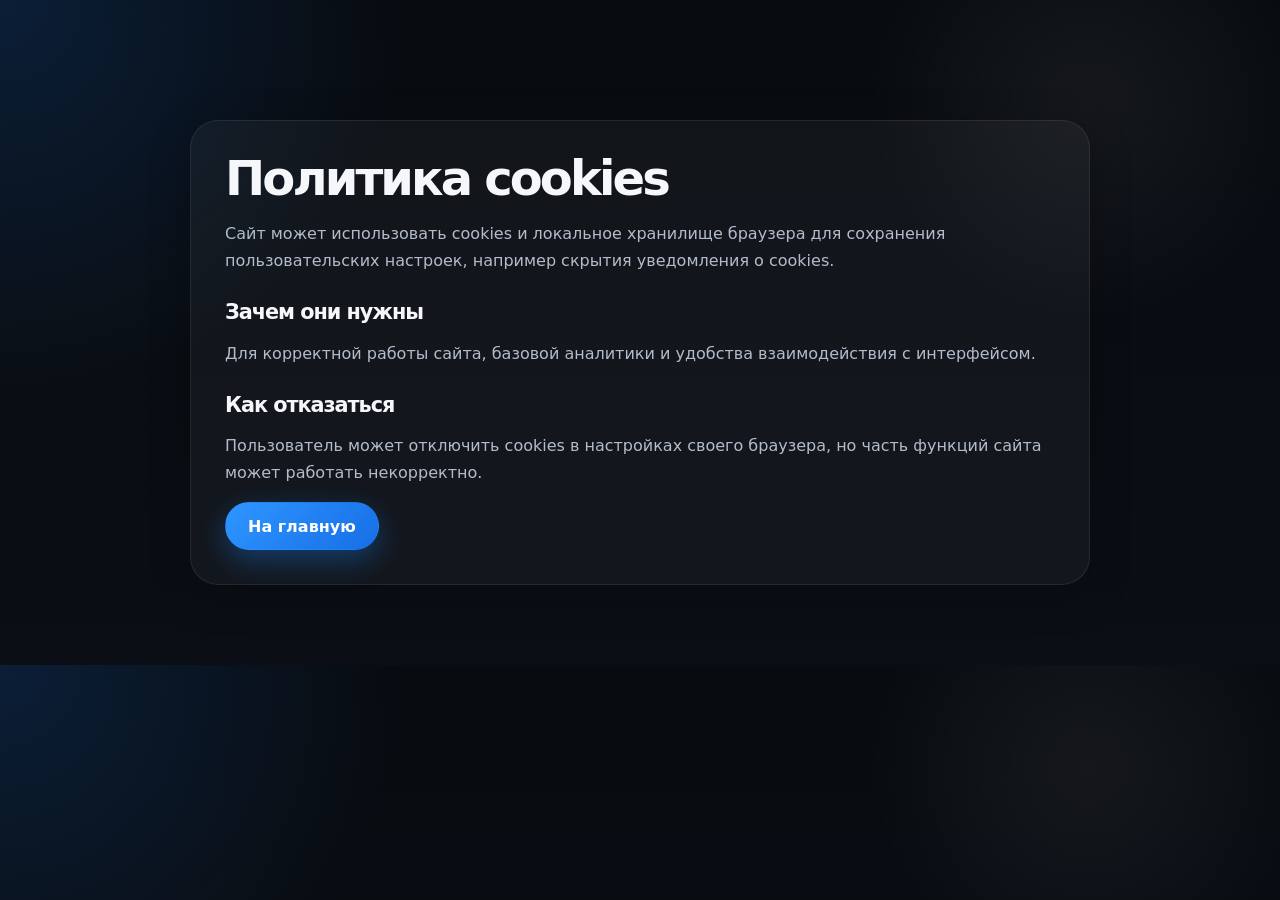
<file: metalhub.tech/cookies.html>
<!DOCTYPE html>
<html lang="ru">
<head>
  <meta charset="UTF-8">
  <meta name="viewport" content="width=device-width, initial-scale=1.0">
  <title>Политика cookies — MetalHub</title>
  <link rel="stylesheet" href="styles.css">
</head>
<body class="legal-page">
  <main>
    <div class="legal-card">
      <h1>Политика cookies</h1>
      <p>Сайт может использовать cookies и локальное хранилище браузера для сохранения пользовательских настроек, например скрытия уведомления о cookies.</p>
      <h2>Зачем они нужны</h2>
      <p>Для корректной работы сайта, базовой аналитики и удобства взаимодействия с интерфейсом.</p>
      <h2>Как отказаться</h2>
      <p>Пользователь может отключить cookies в настройках своего браузера, но часть функций сайта может работать некорректно.</p>
      <a class="btn btn-primary" href="index.html">На главную</a>
    </div>
  </main>
</body>
</html>
</file>
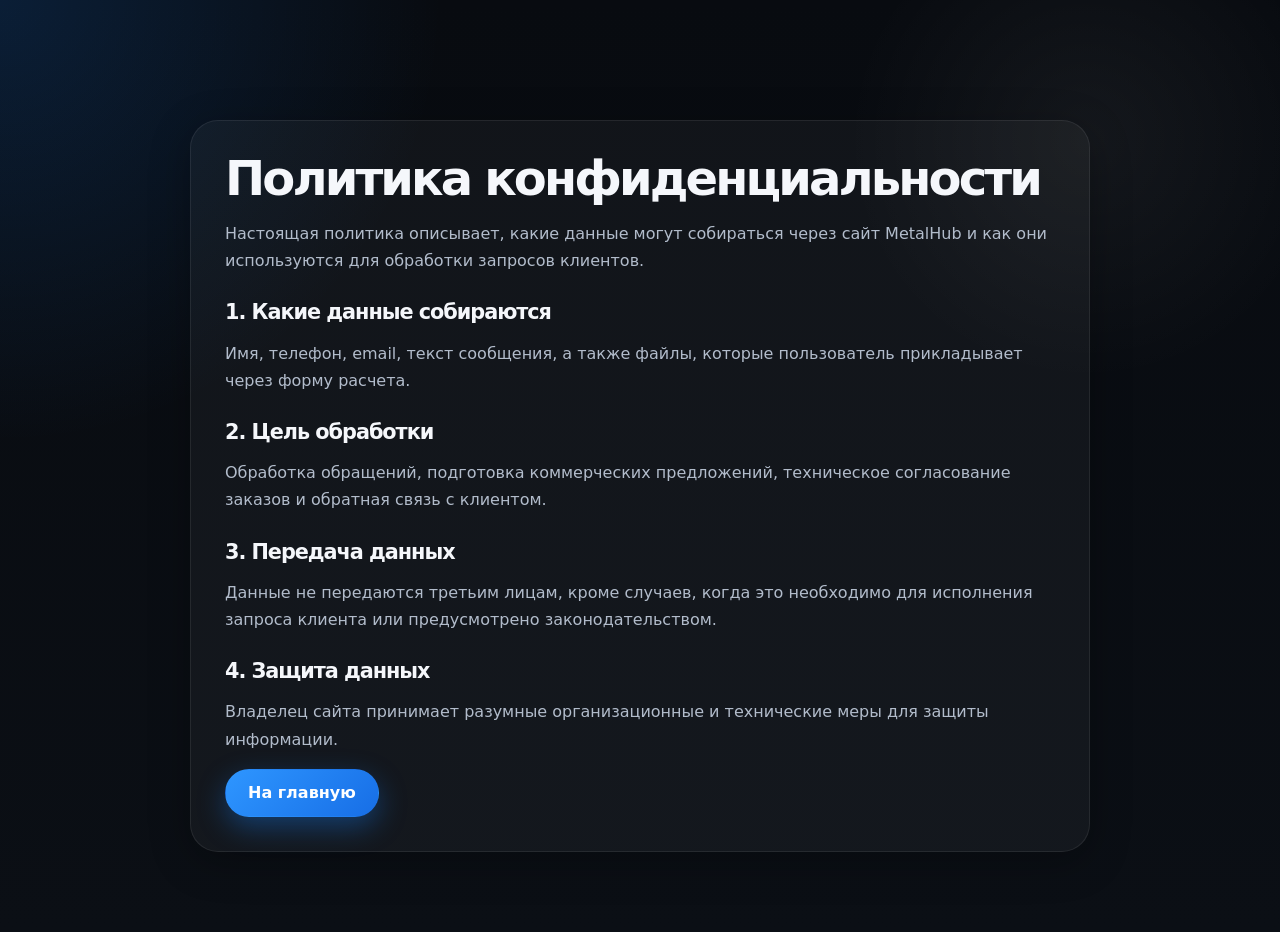
<file: metalhub.tech/privacy.html>
<!DOCTYPE html>
<html lang="ru">
<head>
  <meta charset="UTF-8">
  <meta name="viewport" content="width=device-width, initial-scale=1.0">
  <title>Политика конфиденциальности — MetalHub</title>
  <link rel="stylesheet" href="styles.css">
</head>
<body class="legal-page">
  <main>
    <div class="legal-card">
      <h1>Политика конфиденциальности</h1>
      <p>Настоящая политика описывает, какие данные могут собираться через сайт MetalHub и как они используются для обработки запросов клиентов.</p>
      <h2>1. Какие данные собираются</h2>
      <p>Имя, телефон, email, текст сообщения, а также файлы, которые пользователь прикладывает через форму расчета.</p>
      <h2>2. Цель обработки</h2>
      <p>Обработка обращений, подготовка коммерческих предложений, техническое согласование заказов и обратная связь с клиентом.</p>
      <h2>3. Передача данных</h2>
      <p>Данные не передаются третьим лицам, кроме случаев, когда это необходимо для исполнения запроса клиента или предусмотрено законодательством.</p>
      <h2>4. Защита данных</h2>
      <p>Владелец сайта принимает разумные организационные и технические меры для защиты информации.</p>
      <a class="btn btn-primary" href="index.html">На главную</a>
    </div>
  </main>
</body>
</html>
</file>
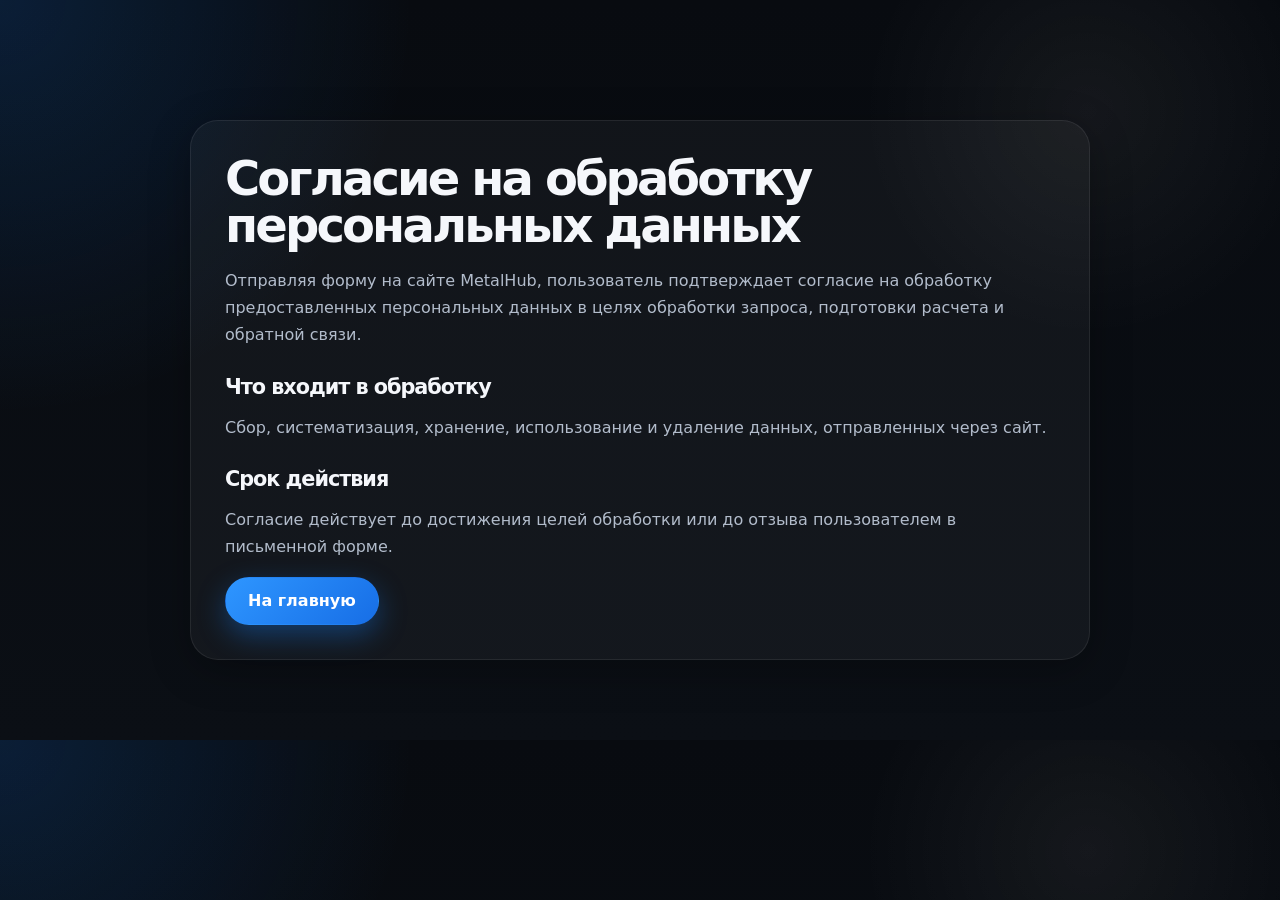
<file: metalhub.tech/processing.html>
<!DOCTYPE html>
<html lang="ru">
<head>
  <meta charset="UTF-8">
  <meta name="viewport" content="width=device-width, initial-scale=1.0">
  <title>Согласие на обработку данных — MetalHub</title>
  <link rel="stylesheet" href="styles.css">
</head>
<body class="legal-page">
  <main>
    <div class="legal-card">
      <h1>Согласие на обработку персональных данных</h1>
      <p>Отправляя форму на сайте MetalHub, пользователь подтверждает согласие на обработку предоставленных персональных данных в целях обработки запроса, подготовки расчета и обратной связи.</p>
      <h2>Что входит в обработку</h2>
      <p>Сбор, систематизация, хранение, использование и удаление данных, отправленных через сайт.</p>
      <h2>Срок действия</h2>
      <p>Согласие действует до достижения целей обработки или до отзыва пользователем в письменной форме.</p>
      <a class="btn btn-primary" href="index.html">На главную</a>
    </div>
  </main>
</body>
</html>
</file>
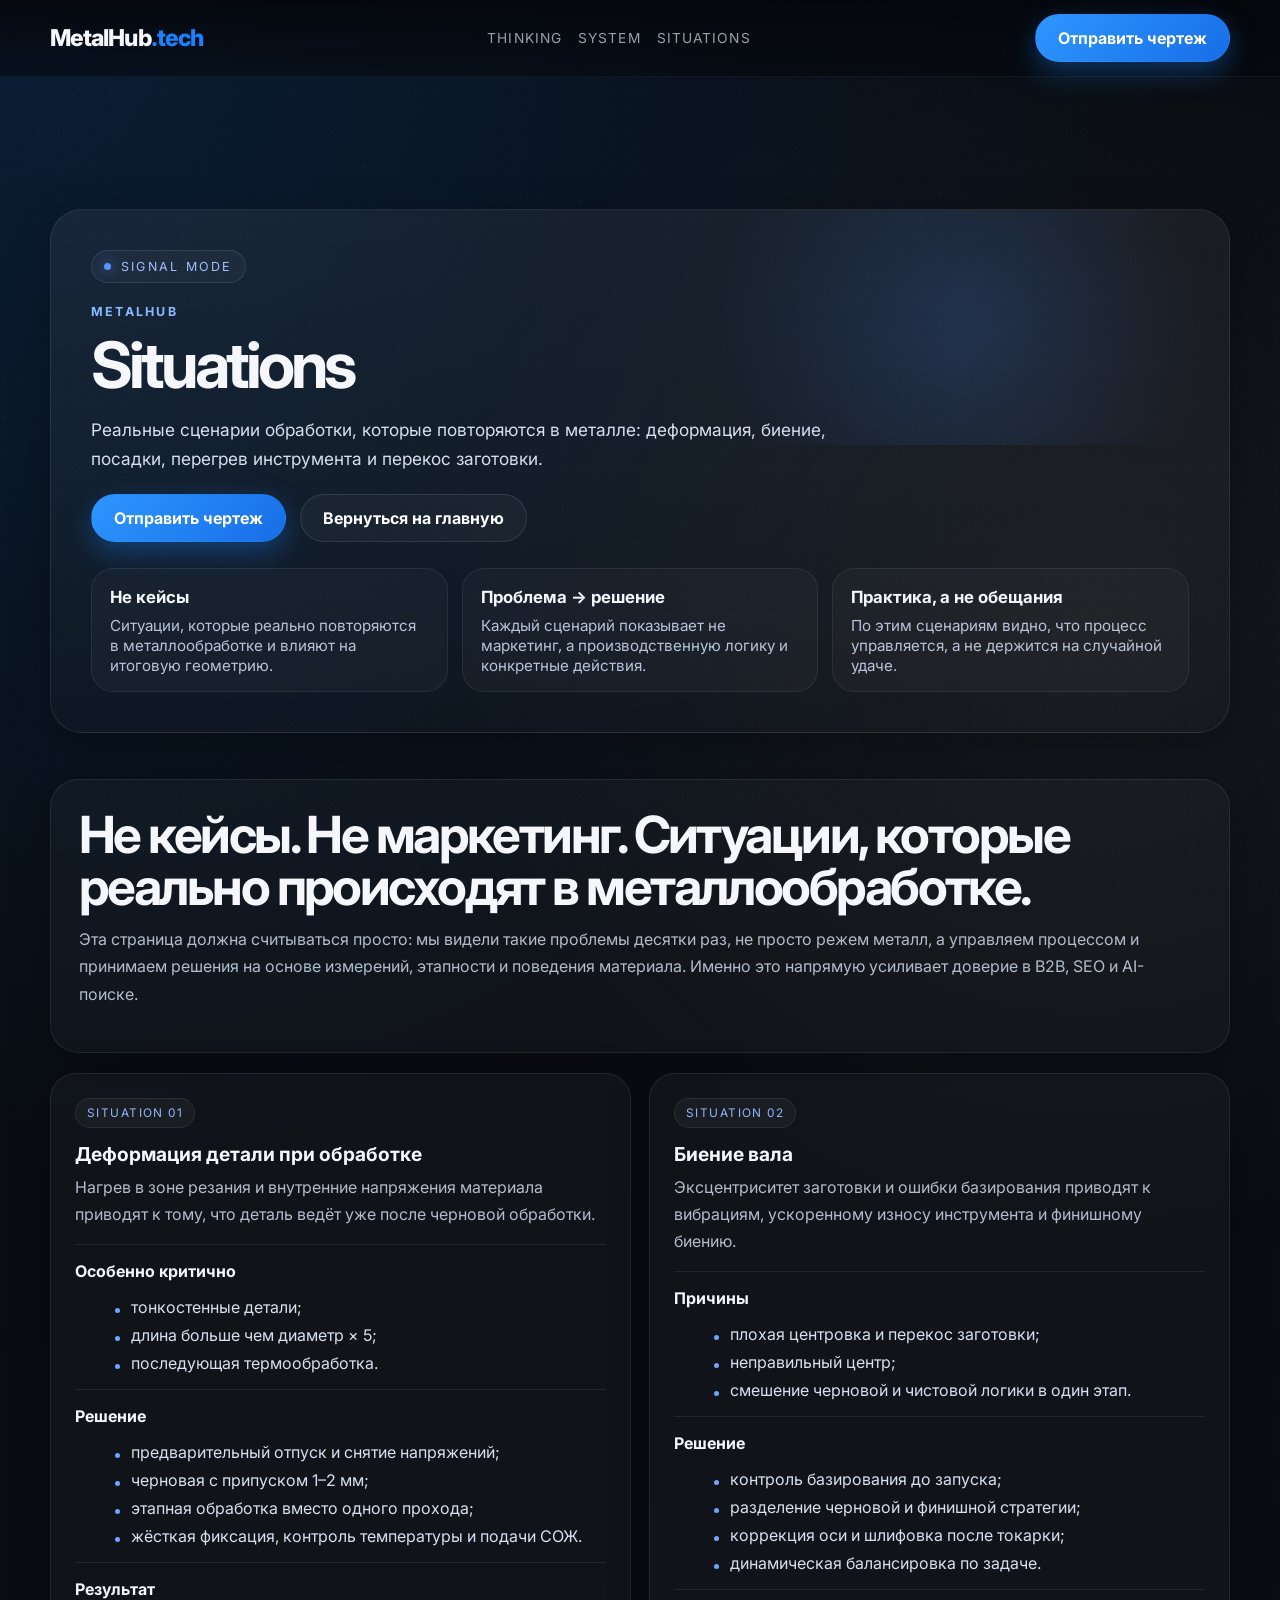
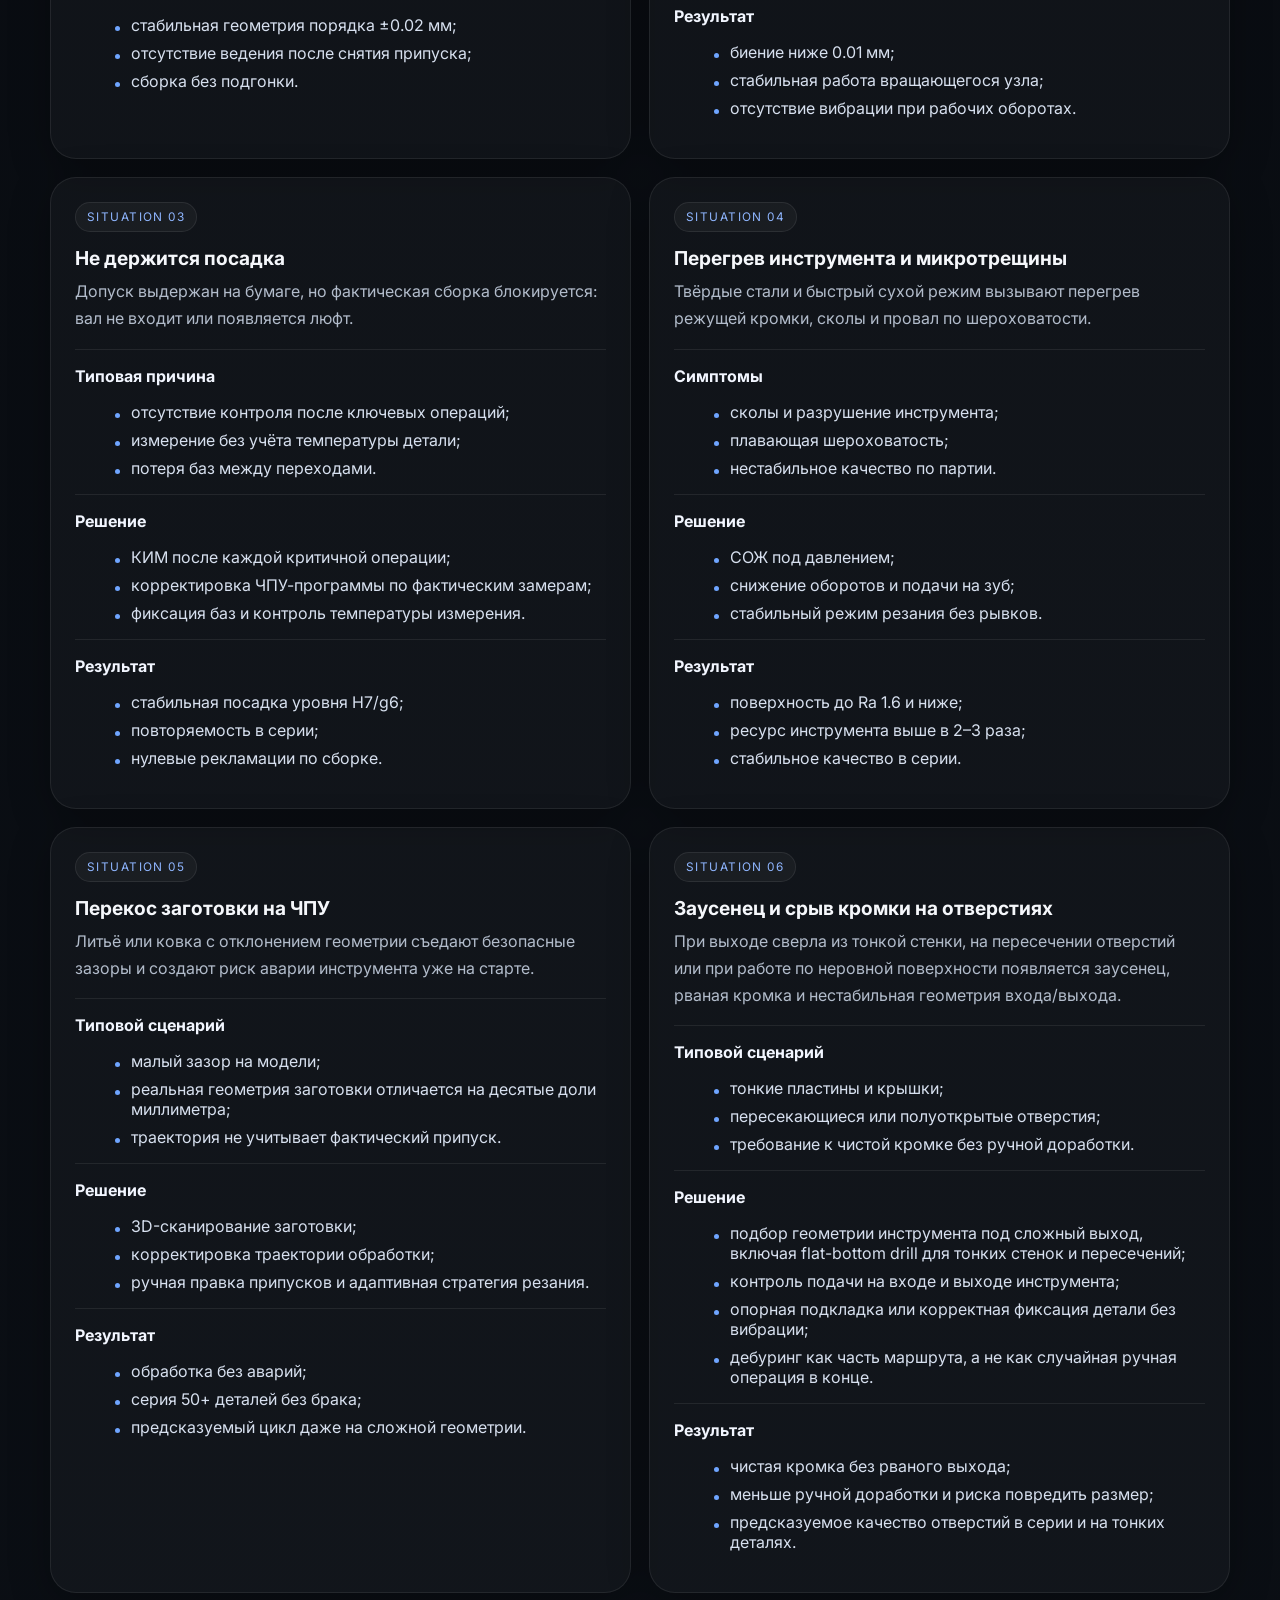
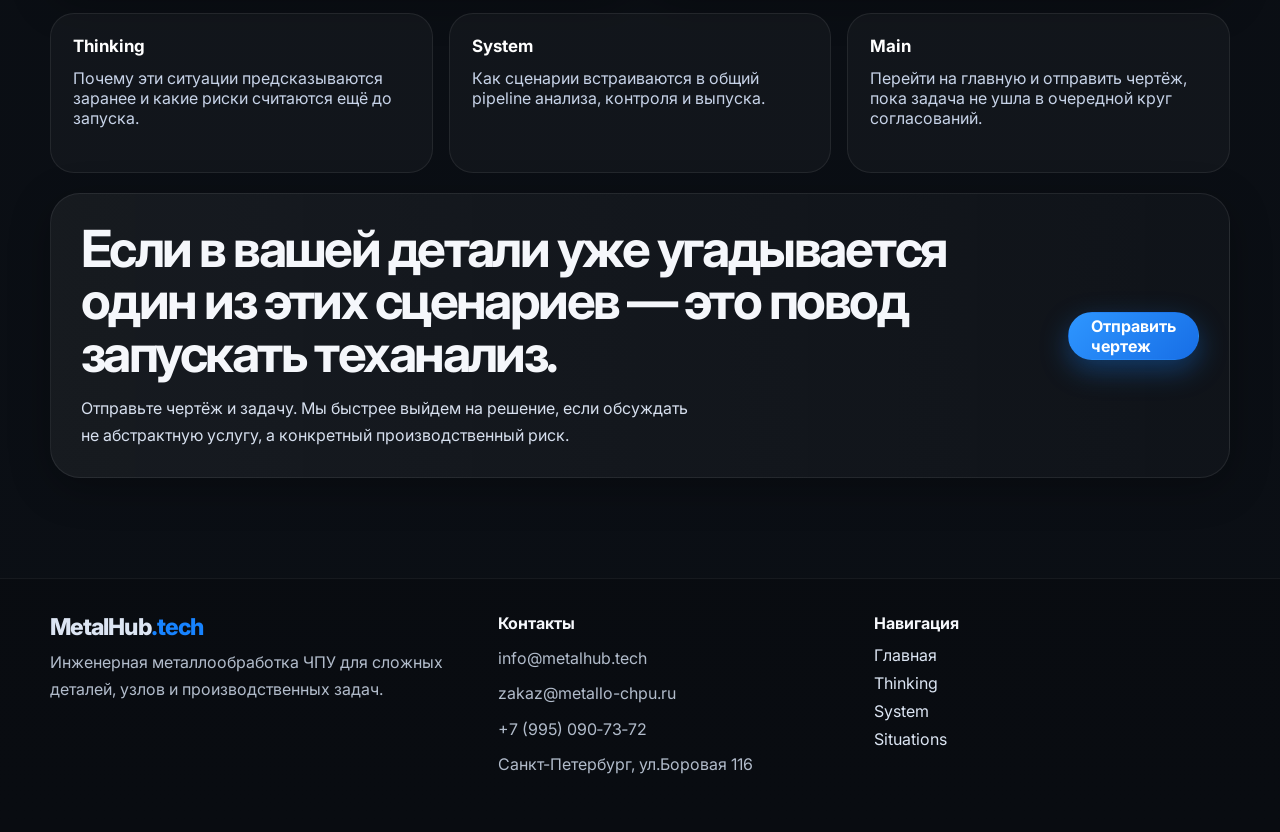
<file: metalhub.tech/situations.html>
<!DOCTYPE html>
<html lang="ru">
<head>
  <!-- Yandex.Metrika counter -->
<script type="text/javascript">
    (function(m,e,t,r,i,k,a){
        m[i]=m[i]||function(){(m[i].a=m[i].a||[]).push(arguments)};
        m[i].l=1*new Date();
        for (var j = 0; j < document.scripts.length; j++) {if (document.scripts[j].src === r) { return; }}
        k=e.createElement(t),a=e.getElementsByTagName(t)[0],k.async=1,k.src=r,a.parentNode.insertBefore(k,a)
    })(window, document,'script','https://mc.yandex.ru/metrika/tag.js?id=108374716', 'ym');

    ym(108374716, 'init', {ssr:true, webvisor:true, clickmap:true, ecommerce:"dataLayer", referrer: document.referrer, url: location.href, accurateTrackBounce:true, trackLinks:true});
</script>
<noscript><div><img src="https://mc.yandex.ru/watch/108374716" style="position:absolute; left:-9999px;" alt="" /></div></noscript>
<!-- /Yandex.Metrika counter -->
  <meta charset="UTF-8" />
  <meta name="viewport" content="width=device-width, initial-scale=1.0" />
  <title>Situations — реальные сценарии металлообработки ЧПУ | MetalHub</title>
  <meta name="description" content="Реальные инженерные ситуации в металлообработке: деформация детали, биение вала, посадки, перегрев инструмента и перекос заготовки." />
  <link rel="preconnect" href="https://fonts.googleapis.com">
  <link rel="preconnect" href="https://fonts.gstatic.com" crossorigin>
  <link href="https://fonts.googleapis.com/css2?family=Inter:wght@400;500;600;700;800&display=swap" rel="stylesheet">
  <link rel="icon" type="image/svg+xml" href="assets/favicon.svg">
  <link rel="stylesheet" href="styles.css" />
  <script type="application/ld+json">{
    "@context":"https://schema.org",
    "@type":"Article",
    "headline":"Situations",
    "description":"Реальные инженерные ситуации в металлообработке: деформация детали, биение вала, посадки, перегрев инструмента и перекос заготовки.",
    "author":{"@type":"Organization","name":"MetalHub"},
    "publisher":{"@type":"Organization","name":"MetalHub","url":"https://metalhub.tech"},
    "mainEntityOfPage":{"@type":"WebPage","@id":"https://metalhub.tech/situations.html"}
  }</script>
</head>
<body class="knowledge-page page-situations">
  <div class="noise"></div>
  <header class="site-header" id="top">
    <div class="container nav-wrap knowledge-shell">
      <a href="index.html#top" class="logo">MetalHub<span>.tech</span></a>
      <nav class="utility-nav" aria-label="Дополнительные разделы">
        <a href="thinking.html">Thinking</a>
        <a href="system.html">System</a>
        <a href="situations.html">Situations</a>
      </nav>
      <div class="nav-actions">
        <a class="btn btn-primary magnetic" href="mailto:zakaz@metallo-chpu.ru?subject=%D0%97%D0%B0%D0%BF%D1%80%D0%BE%D1%81%20%D0%BD%D0%B0%20%D1%80%D0%B0%D1%81%D1%87%D0%B5%D1%82%20%D0%BC%D0%B5%D1%82%D0%B0%D0%BB%D0%BB%D0%BE%D0%BE%D0%B1%D1%80%D0%B0%D0%B1%D0%BE%D1%82%D0%BA%D0%B8&body=%D0%9F%D1%80%D0%B8%D0%BA%D1%80%D0%B5%D0%BF%D0%B8%D1%82%D0%B5%20%D1%87%D0%B5%D1%80%D1%82%D0%B5%D0%B6%D0%B8%20%D0%B8%20%D0%BE%D0%BF%D0%B8%D1%88%D0%B8%D1%82%D0%B5%20%D0%B7%D0%B0%D0%B4%D0%B0%D1%87%D1%83%3A%20%D0%BC%D0%B0%D1%82%D0%B5%D1%80%D0%B8%D0%B0%D0%BB%2C%20%D0%BE%D0%B1%D1%8A%D0%B5%D0%BC%2C%20%D1%81%D1%80%D0%BE%D0%BA%D0%B8%2C%20%D0%BA%D0%BE%D0%BD%D1%82%D0%B0%D0%BA%D1%82%D1%8B.">Отправить чертеж</a>
        <button class="burger" aria-label="Открыть меню" aria-expanded="false">
          <span></span><span></span><span></span>
        </button>
      </div>
    </div>
    <div class="mobile-menu">
      <a href="index.html">Главная</a>
      <a href="thinking.html">Thinking</a>
      <a href="system.html">System</a>
      <a href="situations.html">Situations</a>
      <a href="mailto:zakaz@metallo-chpu.ru?subject=%D0%97%D0%B0%D0%BF%D1%80%D0%BE%D1%81%20%D0%BD%D0%B0%20%D1%80%D0%B0%D1%81%D1%87%D0%B5%D1%82%20%D0%BC%D0%B5%D1%82%D0%B0%D0%BB%D0%BB%D0%BE%D0%BE%D0%B1%D1%80%D0%B0%D0%B1%D0%BE%D1%82%D0%BA%D0%B8&body=%D0%9F%D1%80%D0%B8%D0%BA%D1%80%D0%B5%D0%BF%D0%B8%D1%82%D0%B5%20%D1%87%D0%B5%D1%80%D1%82%D0%B5%D0%B6%D0%B8%20%D0%B8%20%D0%BE%D0%BF%D0%B8%D1%88%D0%B8%D1%82%D0%B5%20%D0%B7%D0%B0%D0%B4%D0%B0%D1%87%D1%83%3A%20%D0%BC%D0%B0%D1%82%D0%B5%D1%80%D0%B8%D0%B0%D0%BB%2C%20%D0%BE%D0%B1%D1%8A%D0%B5%D0%BC%2C%20%D1%81%D1%80%D0%BE%D0%BA%D0%B8%2C%20%D0%BA%D0%BE%D0%BD%D1%82%D0%B0%D0%BA%D1%82%D1%8B." class="btn btn-primary">Отправить чертеж</a>
    </div>
  </header>
  <main>
    <section class="knowledge-hero">
      <div class="container knowledge-shell">
        <div class="knowledge-card reveal tilt">
          <div class="knowledge-kicker">Signal mode</div>
          <p class="eyebrow">MetalHub</p>
          <h1>Situations</h1>
          <p class="knowledge-lead">Реальные сценарии обработки, которые повторяются в металле: деформация, биение, посадки, перегрев инструмента и перекос заготовки.</p>
          <div class="hero-links">
            <a class="btn btn-primary magnetic" href="mailto:zakaz@metallo-chpu.ru?subject=%D0%97%D0%B0%D0%BF%D1%80%D0%BE%D1%81%20%D0%BD%D0%B0%20%D1%80%D0%B0%D1%81%D1%87%D0%B5%D1%82%20%D0%BC%D0%B5%D1%82%D0%B0%D0%BB%D0%BB%D0%BE%D0%BE%D0%B1%D1%80%D0%B0%D0%B1%D0%BE%D1%82%D0%BA%D0%B8&body=%D0%9F%D1%80%D0%B8%D0%BA%D1%80%D0%B5%D0%BF%D0%B8%D1%82%D0%B5%20%D1%87%D0%B5%D1%80%D1%82%D0%B5%D0%B6%D0%B8%20%D0%B8%20%D0%BE%D0%BF%D0%B8%D1%88%D0%B8%D1%82%D0%B5%20%D0%B7%D0%B0%D0%B4%D0%B0%D1%87%D1%83%3A%20%D0%BC%D0%B0%D1%82%D0%B5%D1%80%D0%B8%D0%B0%D0%BB%2C%20%D0%BE%D0%B1%D1%8A%D0%B5%D0%BC%2C%20%D1%81%D1%80%D0%BE%D0%BA%D0%B8%2C%20%D0%BA%D0%BE%D0%BD%D1%82%D0%B0%D0%BA%D1%82%D1%8B.">Отправить чертеж</a>
            <a class="btn btn-secondary magnetic" href="index.html#quote">Вернуться на главную</a>
          </div>
          <div class="metrics-strip">
<div class="metric-tile"><strong>Не кейсы</strong><span>Ситуации, которые реально повторяются в металлообработке и влияют на итоговую геометрию.</span></div>
<div class="metric-tile"><strong>Проблема → решение</strong><span>Каждый сценарий показывает не маркетинг, а производственную логику и конкретные действия.</span></div>
<div class="metric-tile"><strong>Практика, а не обещания</strong><span>По этим сценариям видно, что процесс управляется, а не держится на случайной удаче.</span></div>
</div>
        </div>
      </div>
    </section>
    <section class="section" style="padding-top:14px">
      <div class="container knowledge-shell stack">
        
<div class="panel reveal">
  <h2>Не кейсы. Не маркетинг. Ситуации, которые реально происходят в металлообработке.</h2>
  <p>Эта страница должна считываться просто: мы видели такие проблемы десятки раз, не просто режем металл, а управляем процессом и принимаем решения на основе измерений, этапности и поведения материала. Именно это напрямую усиливает доверие в B2B, SEO и AI-поиске.</p>
</div>
<div class="scenario-grid">
  <article class="scenario-card reveal"><div class="scenario-tag">Situation 01</div><h3>Деформация детали при обработке</h3><p>Нагрев в зоне резания и внутренние напряжения материала приводят к тому, что деталь ведёт уже после черновой обработки.</p><div class="scenario-block"><strong>Особенно критично</strong><ul><li>тонкостенные детали;</li><li>длина больше чем диаметр × 5;</li><li>последующая термообработка.</li></ul></div><div class="scenario-block"><strong>Решение</strong><ul><li>предварительный отпуск и снятие напряжений;</li><li>черновая с припуском 1–2 мм;</li><li>этапная обработка вместо одного прохода;</li><li>жёсткая фиксация, контроль температуры и подачи СОЖ.</li></ul></div><div class="scenario-block"><strong>Результат</strong><ul><li>стабильная геометрия порядка ±0.02 мм;</li><li>отсутствие ведения после снятия припуска;</li><li>сборка без подгонки.</li></ul></div></article>
  <article class="scenario-card reveal"><div class="scenario-tag">Situation 02</div><h3>Биение вала</h3><p>Эксцентриситет заготовки и ошибки базирования приводят к вибрациям, ускоренному износу инструмента и финишному биению.</p><div class="scenario-block"><strong>Причины</strong><ul><li>плохая центровка и перекос заготовки;</li><li>неправильный центр;</li><li>смешение черновой и чистовой логики в один этап.</li></ul></div><div class="scenario-block"><strong>Решение</strong><ul><li>контроль базирования до запуска;</li><li>разделение черновой и финишной стратегии;</li><li>коррекция оси и шлифовка после токарки;</li><li>динамическая балансировка по задаче.</li></ul></div><div class="scenario-block"><strong>Результат</strong><ul><li>биение ниже 0.01 мм;</li><li>стабильная работа вращающегося узла;</li><li>отсутствие вибрации при рабочих оборотах.</li></ul></div></article>
  <article class="scenario-card reveal"><div class="scenario-tag">Situation 03</div><h3>Не держится посадка</h3><p>Допуск выдержан на бумаге, но фактическая сборка блокируется: вал не входит или появляется люфт.</p><div class="scenario-block"><strong>Типовая причина</strong><ul><li>отсутствие контроля после ключевых операций;</li><li>измерение без учёта температуры детали;</li><li>потеря баз между переходами.</li></ul></div><div class="scenario-block"><strong>Решение</strong><ul><li>КИМ после каждой критичной операции;</li><li>корректировка ЧПУ-программы по фактическим замерам;</li><li>фиксация баз и контроль температуры измерения.</li></ul></div><div class="scenario-block"><strong>Результат</strong><ul><li>стабильная посадка уровня H7/g6;</li><li>повторяемость в серии;</li><li>нулевые рекламации по сборке.</li></ul></div></article>
  <article class="scenario-card reveal"><div class="scenario-tag">Situation 04</div><h3>Перегрев инструмента и микротрещины</h3><p>Твёрдые стали и быстрый сухой режим вызывают перегрев режущей кромки, сколы и провал по шероховатости.</p><div class="scenario-block"><strong>Симптомы</strong><ul><li>сколы и разрушение инструмента;</li><li>плавающая шероховатость;</li><li>нестабильное качество по партии.</li></ul></div><div class="scenario-block"><strong>Решение</strong><ul><li>СОЖ под давлением;</li><li>снижение оборотов и подачи на зуб;</li><li>стабильный режим резания без рывков.</li></ul></div><div class="scenario-block"><strong>Результат</strong><ul><li>поверхность до Ra 1.6 и ниже;</li><li>ресурс инструмента выше в 2–3 раза;</li><li>стабильное качество в серии.</li></ul></div></article>
  <article class="scenario-card reveal"><div class="scenario-tag">Situation 05</div><h3>Перекос заготовки на ЧПУ</h3><p>Литьё или ковка с отклонением геометрии съедают безопасные зазоры и создают риск аварии инструмента уже на старте.</p><div class="scenario-block"><strong>Типовой сценарий</strong><ul><li>малый зазор на модели;</li><li>реальная геометрия заготовки отличается на десятые доли миллиметра;</li><li>траектория не учитывает фактический припуск.</li></ul></div><div class="scenario-block"><strong>Решение</strong><ul><li>3D-сканирование заготовки;</li><li>корректировка траектории обработки;</li><li>ручная правка припусков и адаптивная стратегия резания.</li></ul></div><div class="scenario-block"><strong>Результат</strong><ul><li>обработка без аварий;</li><li>серия 50+ деталей без брака;</li><li>предсказуемый цикл даже на сложной геометрии.</li></ul></div></article>
  <article class="scenario-card reveal"><div class="scenario-tag">Situation 06</div><h3>Заусенец и срыв кромки на отверстиях</h3><p>При выходе сверла из тонкой стенки, на пересечении отверстий или при работе по неровной поверхности появляется заусенец, рваная кромка и нестабильная геометрия входа/выхода.</p><div class="scenario-block"><strong>Типовой сценарий</strong><ul><li>тонкие пластины и крышки;</li><li>пересекающиеся или полуоткрытые отверстия;</li><li>требование к чистой кромке без ручной доработки.</li></ul></div><div class="scenario-block"><strong>Решение</strong><ul><li>подбор геометрии инструмента под сложный выход, включая flat-bottom drill для тонких стенок и пересечений;</li><li>контроль подачи на входе и выходе инструмента;</li><li>опорная подкладка или корректная фиксация детали без вибрации;</li><li>дебуринг как часть маршрута, а не как случайная ручная операция в конце.</li></ul></div><div class="scenario-block"><strong>Результат</strong><ul><li>чистая кромка без рваного выхода;</li><li>меньше ручной доработки и риска повредить размер;</li><li>предсказуемое качество отверстий в серии и на тонких деталях.</li></ul></div></article>
</div>
<div class="cross-links reveal">
  <a class="cross-link-card" href="thinking.html"><strong>Thinking</strong><span>Почему эти ситуации предсказываются заранее и какие риски считаются ещё до запуска.</span></a>
  <a class="cross-link-card" href="system.html"><strong>System</strong><span>Как сценарии встраиваются в общий pipeline анализа, контроля и выпуска.</span></a>
  <a class="cross-link-card" href="index.html#quote"><strong>Main</strong><span>Перейти на главную и отправить чертёж, пока задача не ушла в очередной круг согласований.</span></a>
</div>
<div class="bottom-cta reveal">
  <div>
    <h2>Если в вашей детали уже угадывается один из этих сценариев — это повод запускать теханализ.</h2>
    <p>Отправьте чертёж и задачу. Мы быстрее выйдем на решение, если обсуждать не абстрактную услугу, а конкретный производственный риск.</p>
  </div>
  <a class="btn btn-primary magnetic" href="mailto:zakaz@metallo-chpu.ru?subject=%D0%97%D0%B0%D0%BF%D1%80%D0%BE%D1%81%20%D0%BD%D0%B0%20%D1%80%D0%B0%D1%81%D1%87%D0%B5%D1%82%20%D0%BC%D0%B5%D1%82%D0%B0%D0%BB%D0%BB%D0%BE%D0%BE%D0%B1%D1%80%D0%B0%D0%B1%D0%BE%D1%82%D0%BA%D0%B8&body=%D0%9F%D1%80%D0%B8%D0%BA%D1%80%D0%B5%D0%BF%D0%B8%D1%82%D0%B5%20%D1%87%D0%B5%D1%80%D1%82%D0%B5%D0%B6%D0%B8%20%D0%B8%20%D0%BE%D0%BF%D0%B8%D1%88%D0%B8%D1%82%D0%B5%20%D0%B7%D0%B0%D0%B4%D0%B0%D1%87%D1%83%3A%20%D0%BC%D0%B0%D1%82%D0%B5%D1%80%D0%B8%D0%B0%D0%BB%2C%20%D0%BE%D0%B1%D1%8A%D0%B5%D0%BC%2C%20%D1%81%D1%80%D0%BE%D0%BA%D0%B8%2C%20%D0%BA%D0%BE%D0%BD%D1%82%D0%B0%D0%BA%D1%82%D1%8B.">Отправить чертеж</a>
</div>

      </div>
    </section>
  </main>
  <footer class="footer">
    <div class="container footer-grid knowledge-shell">
      <div>
        <a href="index.html#top" class="logo footer-logo">MetalHub<span>.tech</span></a>
        <p>Инженерная металлообработка ЧПУ для сложных деталей, узлов и производственных задач.</p>
      </div>
      <div>
        <h4>Контакты</h4>
        <p>info@metalhub.tech</p>
        <p>zakaz@metallo-chpu.ru</p>
        <p>+7 (995) 090‑73‑72</p>
        <p>Санкт-Петербург, ул.Боровая 116</p>
      </div>
      <div>
        <h4>Навигация</h4>
        <a href="index.html">Главная</a>
        <a href="thinking.html">Thinking</a>
        <a href="system.html">System</a>
        <a href="situations.html">Situations</a>
      </div>
    </div>
  </footer>
  <script src="script.js"></script>
</body>
</html>
</file>
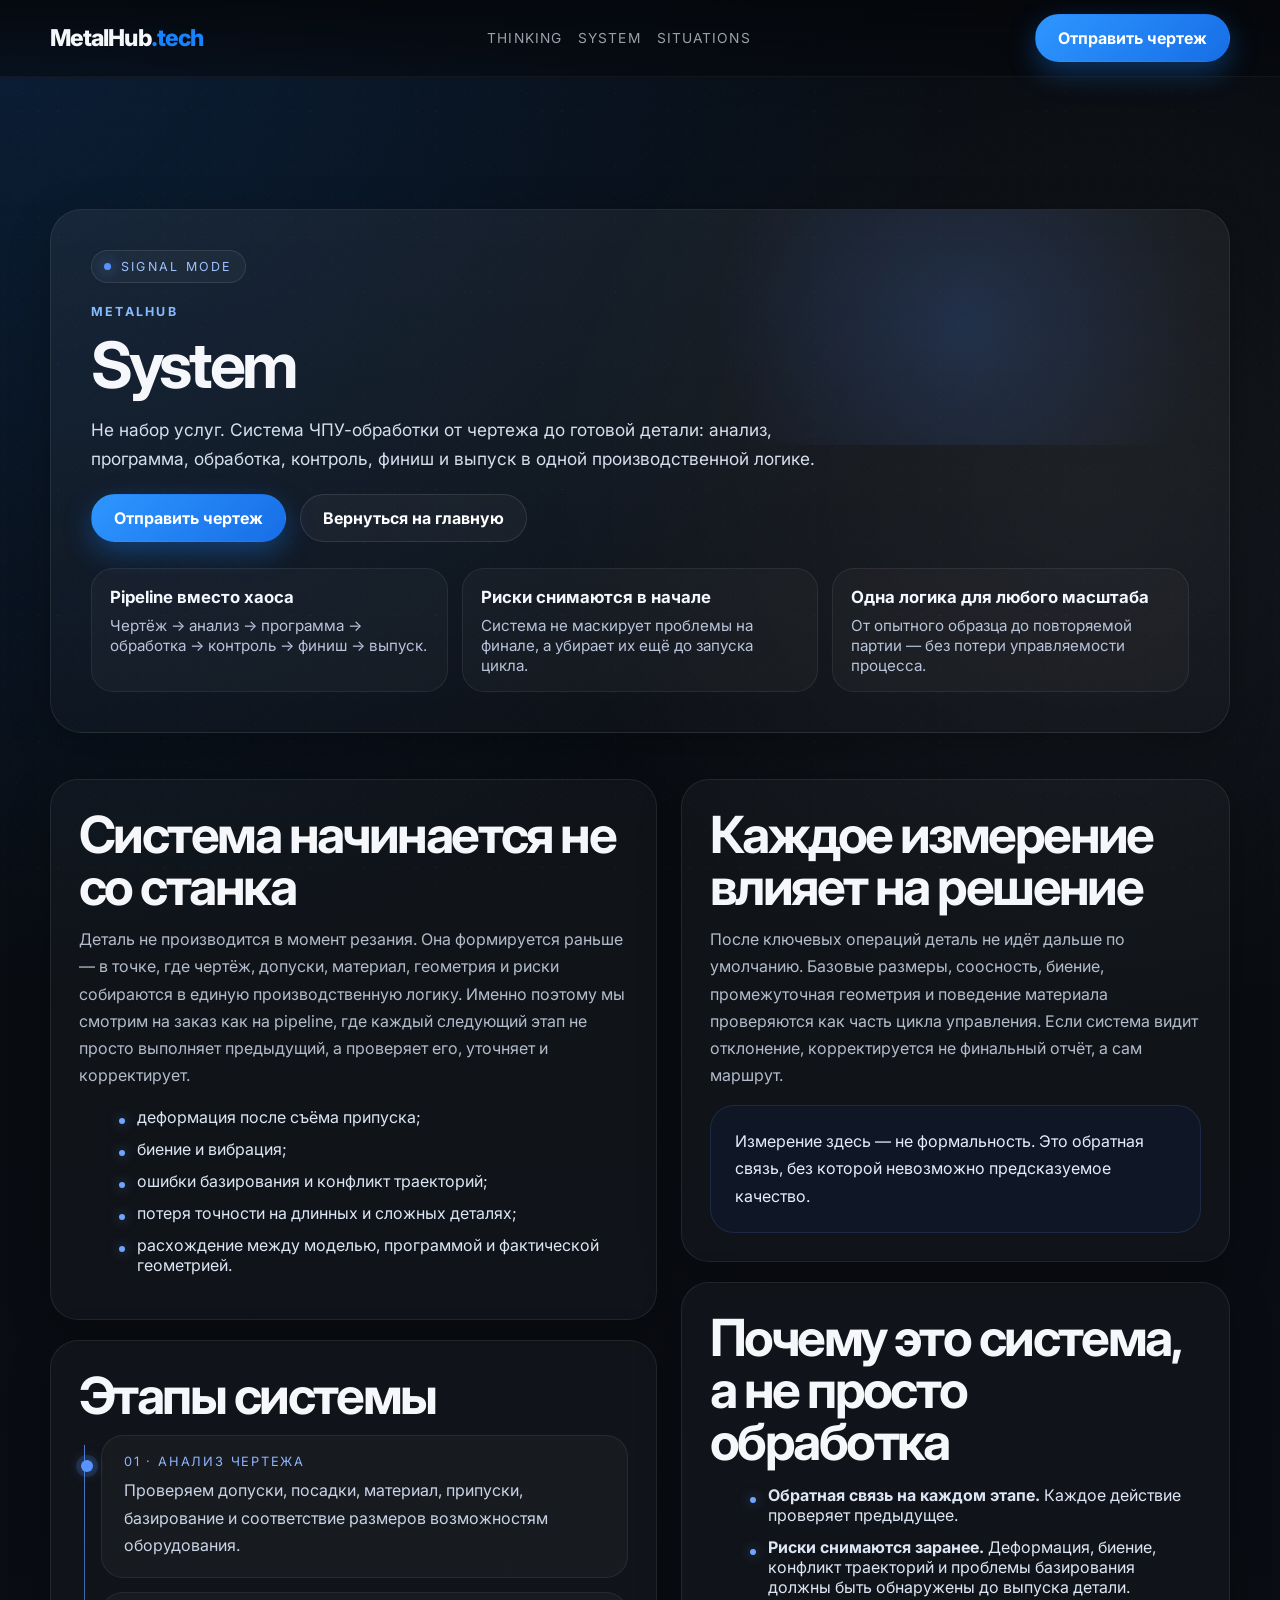
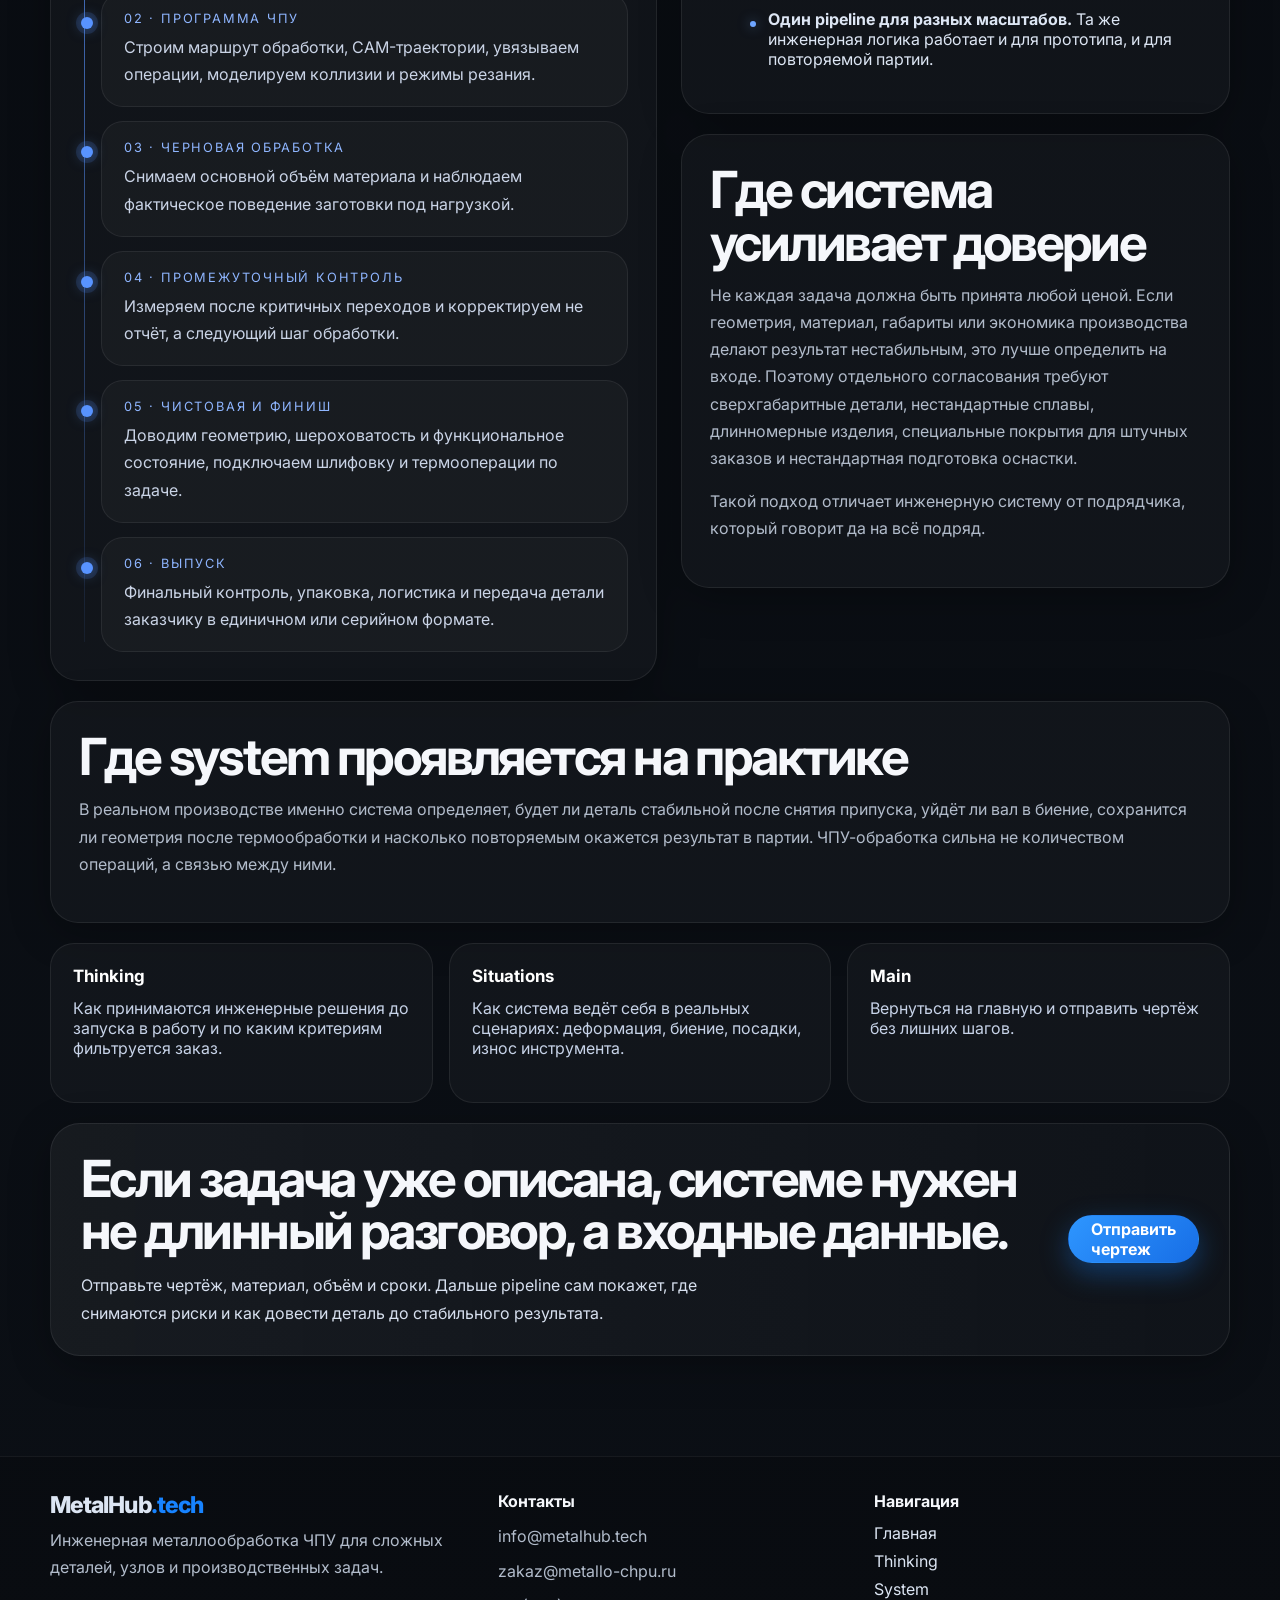
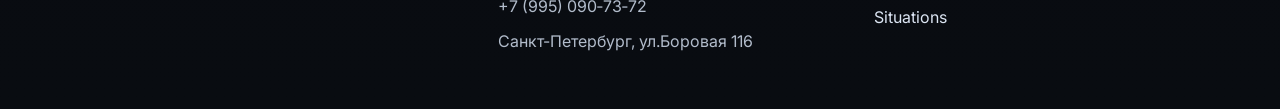
<file: metalhub.tech/system.html>
<!DOCTYPE html>
<html lang="ru">
<head>
  <!-- Yandex.Metrika counter -->
<script type="text/javascript">
    (function(m,e,t,r,i,k,a){
        m[i]=m[i]||function(){(m[i].a=m[i].a||[]).push(arguments)};
        m[i].l=1*new Date();
        for (var j = 0; j < document.scripts.length; j++) {if (document.scripts[j].src === r) { return; }}
        k=e.createElement(t),a=e.getElementsByTagName(t)[0],k.async=1,k.src=r,a.parentNode.insertBefore(k,a)
    })(window, document,'script','https://mc.yandex.ru/metrika/tag.js?id=108374716', 'ym');

    ym(108374716, 'init', {ssr:true, webvisor:true, clickmap:true, ecommerce:"dataLayer", referrer: document.referrer, url: location.href, accurateTrackBounce:true, trackLinks:true});
</script>
<noscript><div><img src="https://mc.yandex.ru/watch/108374716" style="position:absolute; left:-9999px;" alt="" /></div></noscript>
<!-- /Yandex.Metrika counter -->
  <meta charset="UTF-8" />
  <meta name="viewport" content="width=device-width, initial-scale=1.0" />
  <title>System — система ЧПУ-обработки от чертежа до детали | MetalHub</title>
  <meta name="description" content="Инженерный pipeline ЧПУ-металлообработки: анализ чертежа, программа, черновая и чистовая обработка, контроль, финиш и выпуск." />
  <link rel="preconnect" href="https://fonts.googleapis.com">
  <link rel="preconnect" href="https://fonts.gstatic.com" crossorigin>
  <link href="https://fonts.googleapis.com/css2?family=Inter:wght@400;500;600;700;800&display=swap" rel="stylesheet">
  <link rel="icon" type="image/svg+xml" href="assets/favicon.svg">
  <link rel="stylesheet" href="styles.css" />
  <script type="application/ld+json">{
    "@context":"https://schema.org",
    "@type":"Article",
    "headline":"System",
    "description":"Инженерный pipeline ЧПУ-металлообработки: анализ чертежа, программа, черновая и чистовая обработка, контроль, финиш и выпуск.",
    "author":{"@type":"Organization","name":"MetalHub"},
    "publisher":{"@type":"Organization","name":"MetalHub","url":"https://metalhub.tech"},
    "mainEntityOfPage":{"@type":"WebPage","@id":"https://metalhub.tech/system.html"}
  }</script>
</head>
<body class="knowledge-page page-system">
  <div class="noise"></div>
  <header class="site-header" id="top">
    <div class="container nav-wrap knowledge-shell">
      <a href="index.html#top" class="logo">MetalHub<span>.tech</span></a>
      <nav class="utility-nav" aria-label="Дополнительные разделы">
        <a href="thinking.html">Thinking</a>
        <a href="system.html">System</a>
        <a href="situations.html">Situations</a>
      </nav>
      <div class="nav-actions">
        <a class="btn btn-primary magnetic" href="mailto:zakaz@metallo-chpu.ru?subject=%D0%97%D0%B0%D0%BF%D1%80%D0%BE%D1%81%20%D0%BD%D0%B0%20%D1%80%D0%B0%D1%81%D1%87%D0%B5%D1%82%20%D0%BC%D0%B5%D1%82%D0%B0%D0%BB%D0%BB%D0%BE%D0%BE%D0%B1%D1%80%D0%B0%D0%B1%D0%BE%D1%82%D0%BA%D0%B8&body=%D0%9F%D1%80%D0%B8%D0%BA%D1%80%D0%B5%D0%BF%D0%B8%D1%82%D0%B5%20%D1%87%D0%B5%D1%80%D1%82%D0%B5%D0%B6%D0%B8%20%D0%B8%20%D0%BE%D0%BF%D0%B8%D1%88%D0%B8%D1%82%D0%B5%20%D0%B7%D0%B0%D0%B4%D0%B0%D1%87%D1%83%3A%20%D0%BC%D0%B0%D1%82%D0%B5%D1%80%D0%B8%D0%B0%D0%BB%2C%20%D0%BE%D0%B1%D1%8A%D0%B5%D0%BC%2C%20%D1%81%D1%80%D0%BE%D0%BA%D0%B8%2C%20%D0%BA%D0%BE%D0%BD%D1%82%D0%B0%D0%BA%D1%82%D1%8B.">Отправить чертеж</a>
        <button class="burger" aria-label="Открыть меню" aria-expanded="false">
          <span></span><span></span><span></span>
        </button>
      </div>
    </div>
    <div class="mobile-menu">
      <a href="index.html">Главная</a>
      <a href="thinking.html">Thinking</a>
      <a href="system.html">System</a>
      <a href="situations.html">Situations</a>
      <a href="mailto:zakaz@metallo-chpu.ru?subject=%D0%97%D0%B0%D0%BF%D1%80%D0%BE%D1%81%20%D0%BD%D0%B0%20%D1%80%D0%B0%D1%81%D1%87%D0%B5%D1%82%20%D0%BC%D0%B5%D1%82%D0%B0%D0%BB%D0%BB%D0%BE%D0%BE%D0%B1%D1%80%D0%B0%D0%B1%D0%BE%D1%82%D0%BA%D0%B8&body=%D0%9F%D1%80%D0%B8%D0%BA%D1%80%D0%B5%D0%BF%D0%B8%D1%82%D0%B5%20%D1%87%D0%B5%D1%80%D1%82%D0%B5%D0%B6%D0%B8%20%D0%B8%20%D0%BE%D0%BF%D0%B8%D1%88%D0%B8%D1%82%D0%B5%20%D0%B7%D0%B0%D0%B4%D0%B0%D1%87%D1%83%3A%20%D0%BC%D0%B0%D1%82%D0%B5%D1%80%D0%B8%D0%B0%D0%BB%2C%20%D0%BE%D0%B1%D1%8A%D0%B5%D0%BC%2C%20%D1%81%D1%80%D0%BE%D0%BA%D0%B8%2C%20%D0%BA%D0%BE%D0%BD%D1%82%D0%B0%D0%BA%D1%82%D1%8B." class="btn btn-primary">Отправить чертеж</a>
    </div>
  </header>
  <main>
    <section class="knowledge-hero">
      <div class="container knowledge-shell">
        <div class="knowledge-card reveal tilt">
          <div class="knowledge-kicker">Signal mode</div>
          <p class="eyebrow">MetalHub</p>
          <h1>System</h1>
          <p class="knowledge-lead">Не набор услуг. Система ЧПУ-обработки от чертежа до готовой детали: анализ, программа, обработка, контроль, финиш и выпуск в одной производственной логике.</p>
          <div class="hero-links">
            <a class="btn btn-primary magnetic" href="mailto:zakaz@metallo-chpu.ru?subject=%D0%97%D0%B0%D0%BF%D1%80%D0%BE%D1%81%20%D0%BD%D0%B0%20%D1%80%D0%B0%D1%81%D1%87%D0%B5%D1%82%20%D0%BC%D0%B5%D1%82%D0%B0%D0%BB%D0%BB%D0%BE%D0%BE%D0%B1%D1%80%D0%B0%D0%B1%D0%BE%D1%82%D0%BA%D0%B8&body=%D0%9F%D1%80%D0%B8%D0%BA%D1%80%D0%B5%D0%BF%D0%B8%D1%82%D0%B5%20%D1%87%D0%B5%D1%80%D1%82%D0%B5%D0%B6%D0%B8%20%D0%B8%20%D0%BE%D0%BF%D0%B8%D1%88%D0%B8%D1%82%D0%B5%20%D0%B7%D0%B0%D0%B4%D0%B0%D1%87%D1%83%3A%20%D0%BC%D0%B0%D1%82%D0%B5%D1%80%D0%B8%D0%B0%D0%BB%2C%20%D0%BE%D0%B1%D1%8A%D0%B5%D0%BC%2C%20%D1%81%D1%80%D0%BE%D0%BA%D0%B8%2C%20%D0%BA%D0%BE%D0%BD%D1%82%D0%B0%D0%BA%D1%82%D1%8B.">Отправить чертеж</a>
            <a class="btn btn-secondary magnetic" href="index.html#quote">Вернуться на главную</a>
          </div>
          <div class="metrics-strip">
<div class="metric-tile"><strong>Pipeline вместо хаоса</strong><span>Чертёж → анализ → программа → обработка → контроль → финиш → выпуск.</span></div>
<div class="metric-tile"><strong>Риски снимаются в начале</strong><span>Система не маскирует проблемы на финале, а убирает их ещё до запуска цикла.</span></div>
<div class="metric-tile"><strong>Одна логика для любого масштаба</strong><span>От опытного образца до повторяемой партии — без потери управляемости процесса.</span></div>
</div>
        </div>
      </div>
    </section>
    <section class="section" style="padding-top:14px">
      <div class="container knowledge-shell stack">
        
<div class="content-grid">
  <div class="stack">
    <article class="panel reveal">
      <h2>Система начинается не со станка</h2>
      <p>Деталь не производится в момент резания. Она формируется раньше — в точке, где чертёж, допуски, материал, геометрия и риски собираются в единую производственную логику. Именно поэтому мы смотрим на заказ как на pipeline, где каждый следующий этап не просто выполняет предыдущий, а проверяет его, уточняет и корректирует.</p>
      <ul class="reading-list">
        <li>деформация после съёма припуска;</li>
        <li>биение и вибрация;</li>
        <li>ошибки базирования и конфликт траекторий;</li>
        <li>потеря точности на длинных и сложных деталях;</li>
        <li>расхождение между моделью, программой и фактической геометрией.</li>
      </ul>
    </article>
    <article class="panel reveal">
      <h2>Этапы системы</h2>
      <div class="pipeline">
        <div class="pipeline-step"><span>01 · Анализ чертежа</span><p>Проверяем допуски, посадки, материал, припуски, базирование и соответствие размеров возможностям оборудования.</p></div>
        <div class="pipeline-step"><span>02 · Программа ЧПУ</span><p>Строим маршрут обработки, CAM-траектории, увязываем операции, моделируем коллизии и режимы резания.</p></div>
        <div class="pipeline-step"><span>03 · Черновая обработка</span><p>Снимаем основной объём материала и наблюдаем фактическое поведение заготовки под нагрузкой.</p></div>
        <div class="pipeline-step"><span>04 · Промежуточный контроль</span><p>Измеряем после критичных переходов и корректируем не отчёт, а следующий шаг обработки.</p></div>
        <div class="pipeline-step"><span>05 · Чистовая и финиш</span><p>Доводим геометрию, шероховатость и функциональное состояние, подключаем шлифовку и термооперации по задаче.</p></div>
        <div class="pipeline-step"><span>06 · Выпуск</span><p>Финальный контроль, упаковка, логистика и передача детали заказчику в единичном или серийном формате.</p></div>
      </div>
    </article>
  </div>
  <div class="stack">
    <article class="panel reveal">
      <h2>Каждое измерение влияет на решение</h2>
      <p>После ключевых операций деталь не идёт дальше по умолчанию. Базовые размеры, соосность, биение, промежуточная геометрия и поведение материала проверяются как часть цикла управления. Если система видит отклонение, корректируется не финальный отчёт, а сам маршрут.</p>
      <div class="bridge-note"><p>Измерение здесь — не формальность. Это обратная связь, без которой невозможно предсказуемое качество.</p></div>
    </article>
    <article class="panel reveal">
      <h2>Почему это система, а не просто обработка</h2>
      <ul class="reading-list">
        <li><strong>Обратная связь на каждом этапе.</strong> Каждое действие проверяет предыдущее.</li>
        <li><strong>Риски снимаются заранее.</strong> Деформация, биение, конфликт траекторий и проблемы базирования должны быть обнаружены до выпуска детали.</li>
        <li><strong>Один pipeline для разных масштабов.</strong> Та же инженерная логика работает и для прототипа, и для повторяемой партии.</li>
      </ul>
    </article>
    <article class="panel reveal">
      <h2>Где система усиливает доверие</h2>
      <p>Не каждая задача должна быть принята любой ценой. Если геометрия, материал, габариты или экономика производства делают результат нестабильным, это лучше определить на входе. Поэтому отдельного согласования требуют сверхгабаритные детали, нестандартные сплавы, длинномерные изделия, специальные покрытия для штучных заказов и нестандартная подготовка оснастки.</p>
      <p>Такой подход отличает инженерную систему от подрядчика, который говорит да на всё подряд.</p>
    </article>
  </div>
</div>
<div class="panel reveal">
  <h2>Где system проявляется на практике</h2>
  <p>В реальном производстве именно система определяет, будет ли деталь стабильной после снятия припуска, уйдёт ли вал в биение, сохранится ли геометрия после термообработки и насколько повторяемым окажется результат в партии. ЧПУ-обработка сильна не количеством операций, а связью между ними.</p>
</div>
<div class="cross-links reveal">
  <a class="cross-link-card" href="thinking.html"><strong>Thinking</strong><span>Как принимаются инженерные решения до запуска в работу и по каким критериям фильтруется заказ.</span></a>
  <a class="cross-link-card" href="situations.html"><strong>Situations</strong><span>Как система ведёт себя в реальных сценариях: деформация, биение, посадки, износ инструмента.</span></a>
  <a class="cross-link-card" href="index.html#quote"><strong>Main</strong><span>Вернуться на главную и отправить чертёж без лишних шагов.</span></a>
</div>
<div class="bottom-cta reveal">
  <div>
    <h2>Если задача уже описана, системе нужен не длинный разговор, а входные данные.</h2>
    <p>Отправьте чертёж, материал, объём и сроки. Дальше pipeline сам покажет, где снимаются риски и как довести деталь до стабильного результата.</p>
  </div>
  <a class="btn btn-primary magnetic" href="mailto:zakaz@metallo-chpu.ru?subject=%D0%97%D0%B0%D0%BF%D1%80%D0%BE%D1%81%20%D0%BD%D0%B0%20%D1%80%D0%B0%D1%81%D1%87%D0%B5%D1%82%20%D0%BC%D0%B5%D1%82%D0%B0%D0%BB%D0%BB%D0%BE%D0%BE%D0%B1%D1%80%D0%B0%D0%B1%D0%BE%D1%82%D0%BA%D0%B8&body=%D0%9F%D1%80%D0%B8%D0%BA%D1%80%D0%B5%D0%BF%D0%B8%D1%82%D0%B5%20%D1%87%D0%B5%D1%80%D1%82%D0%B5%D0%B6%D0%B8%20%D0%B8%20%D0%BE%D0%BF%D0%B8%D1%88%D0%B8%D1%82%D0%B5%20%D0%B7%D0%B0%D0%B4%D0%B0%D1%87%D1%83%3A%20%D0%BC%D0%B0%D1%82%D0%B5%D1%80%D0%B8%D0%B0%D0%BB%2C%20%D0%BE%D0%B1%D1%8A%D0%B5%D0%BC%2C%20%D1%81%D1%80%D0%BE%D0%BA%D0%B8%2C%20%D0%BA%D0%BE%D0%BD%D1%82%D0%B0%D0%BA%D1%82%D1%8B.">Отправить чертеж</a>
</div>

      </div>
    </section>
  </main>
  <footer class="footer">
    <div class="container footer-grid knowledge-shell">
      <div>
        <a href="index.html#top" class="logo footer-logo">MetalHub<span>.tech</span></a>
        <p>Инженерная металлообработка ЧПУ для сложных деталей, узлов и производственных задач.</p>
      </div>
      <div>
        <h4>Контакты</h4>
        <p>info@metalhub.tech</p>
        <p>zakaz@metallo-chpu.ru</p>
        <p>+7 (995) 090‑73‑72</p>
        <p>Санкт-Петербург, ул.Боровая 116</p>
      </div>
      <div>
        <h4>Навигация</h4>
        <a href="index.html">Главная</a>
        <a href="thinking.html">Thinking</a>
        <a href="system.html">System</a>
        <a href="situations.html">Situations</a>
      </div>
    </div>
  </footer>
  <script src="script.js"></script>
</body>
</html>
</file>
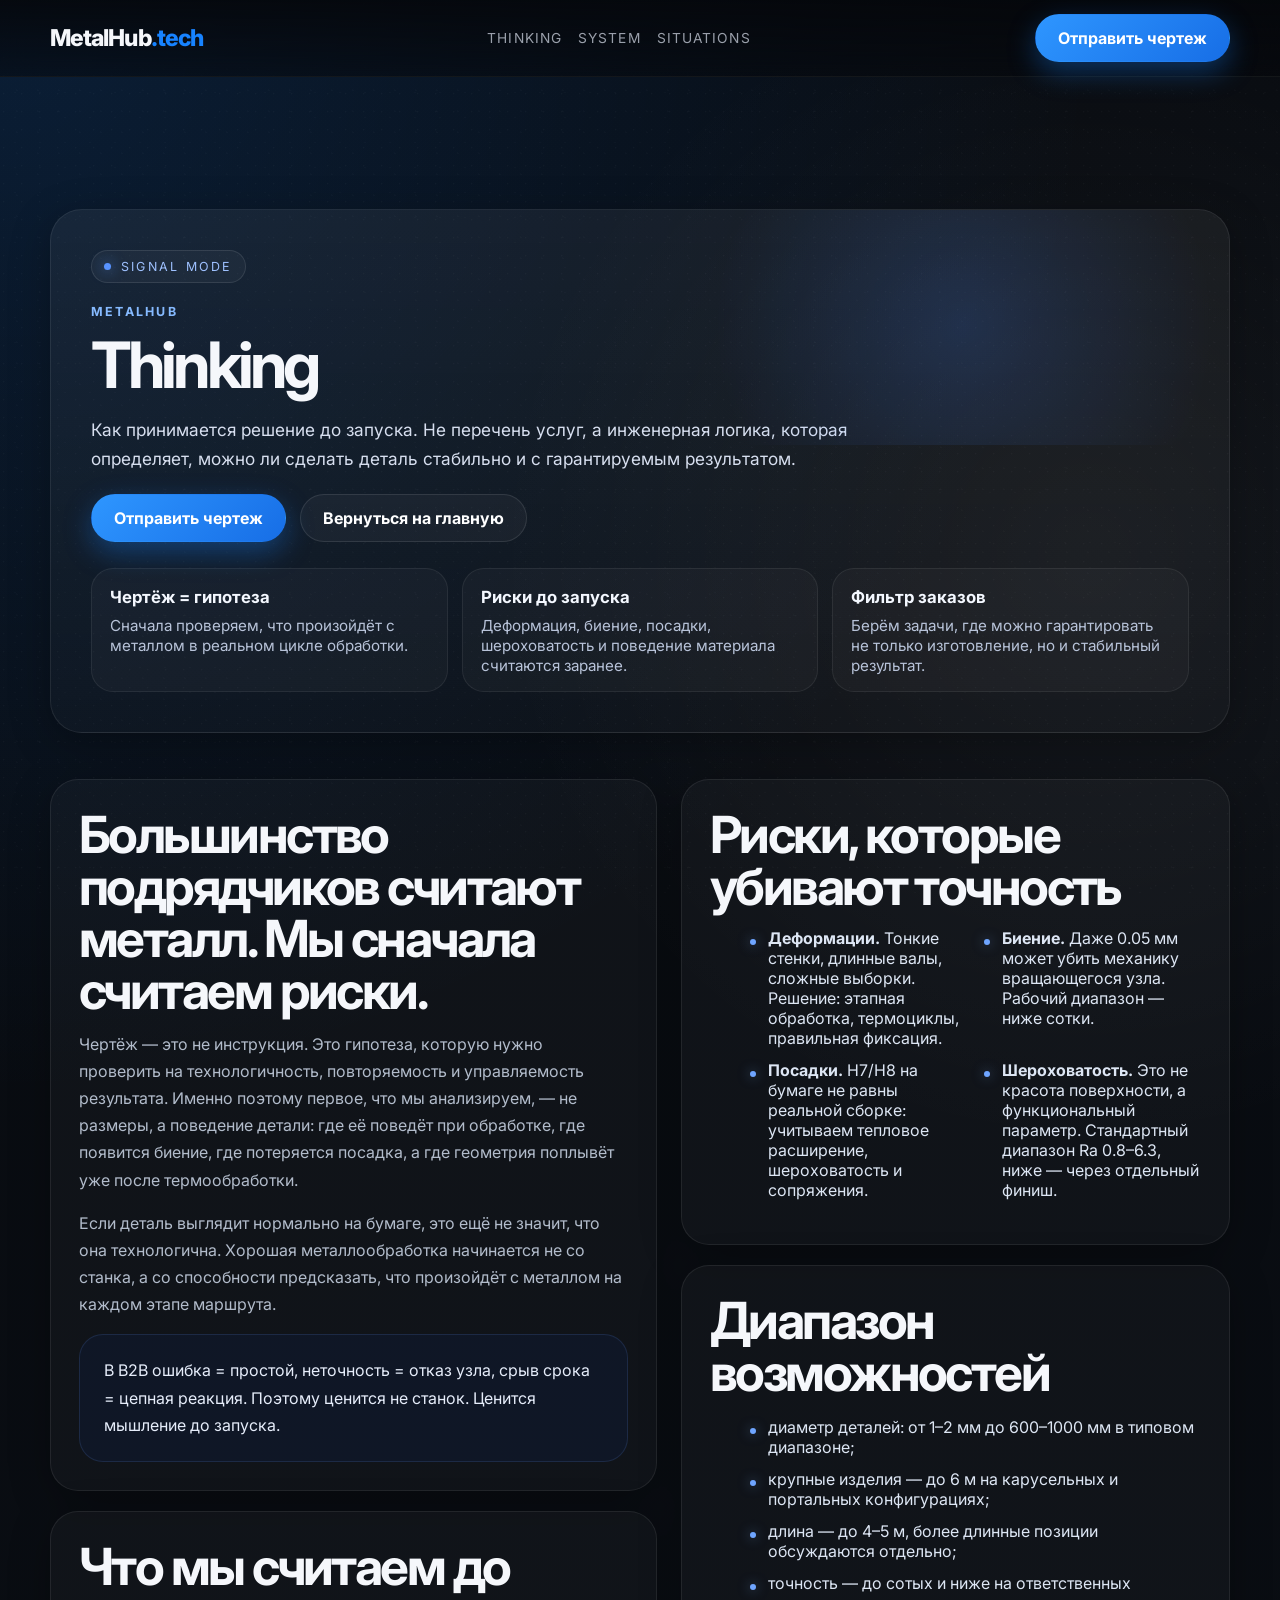
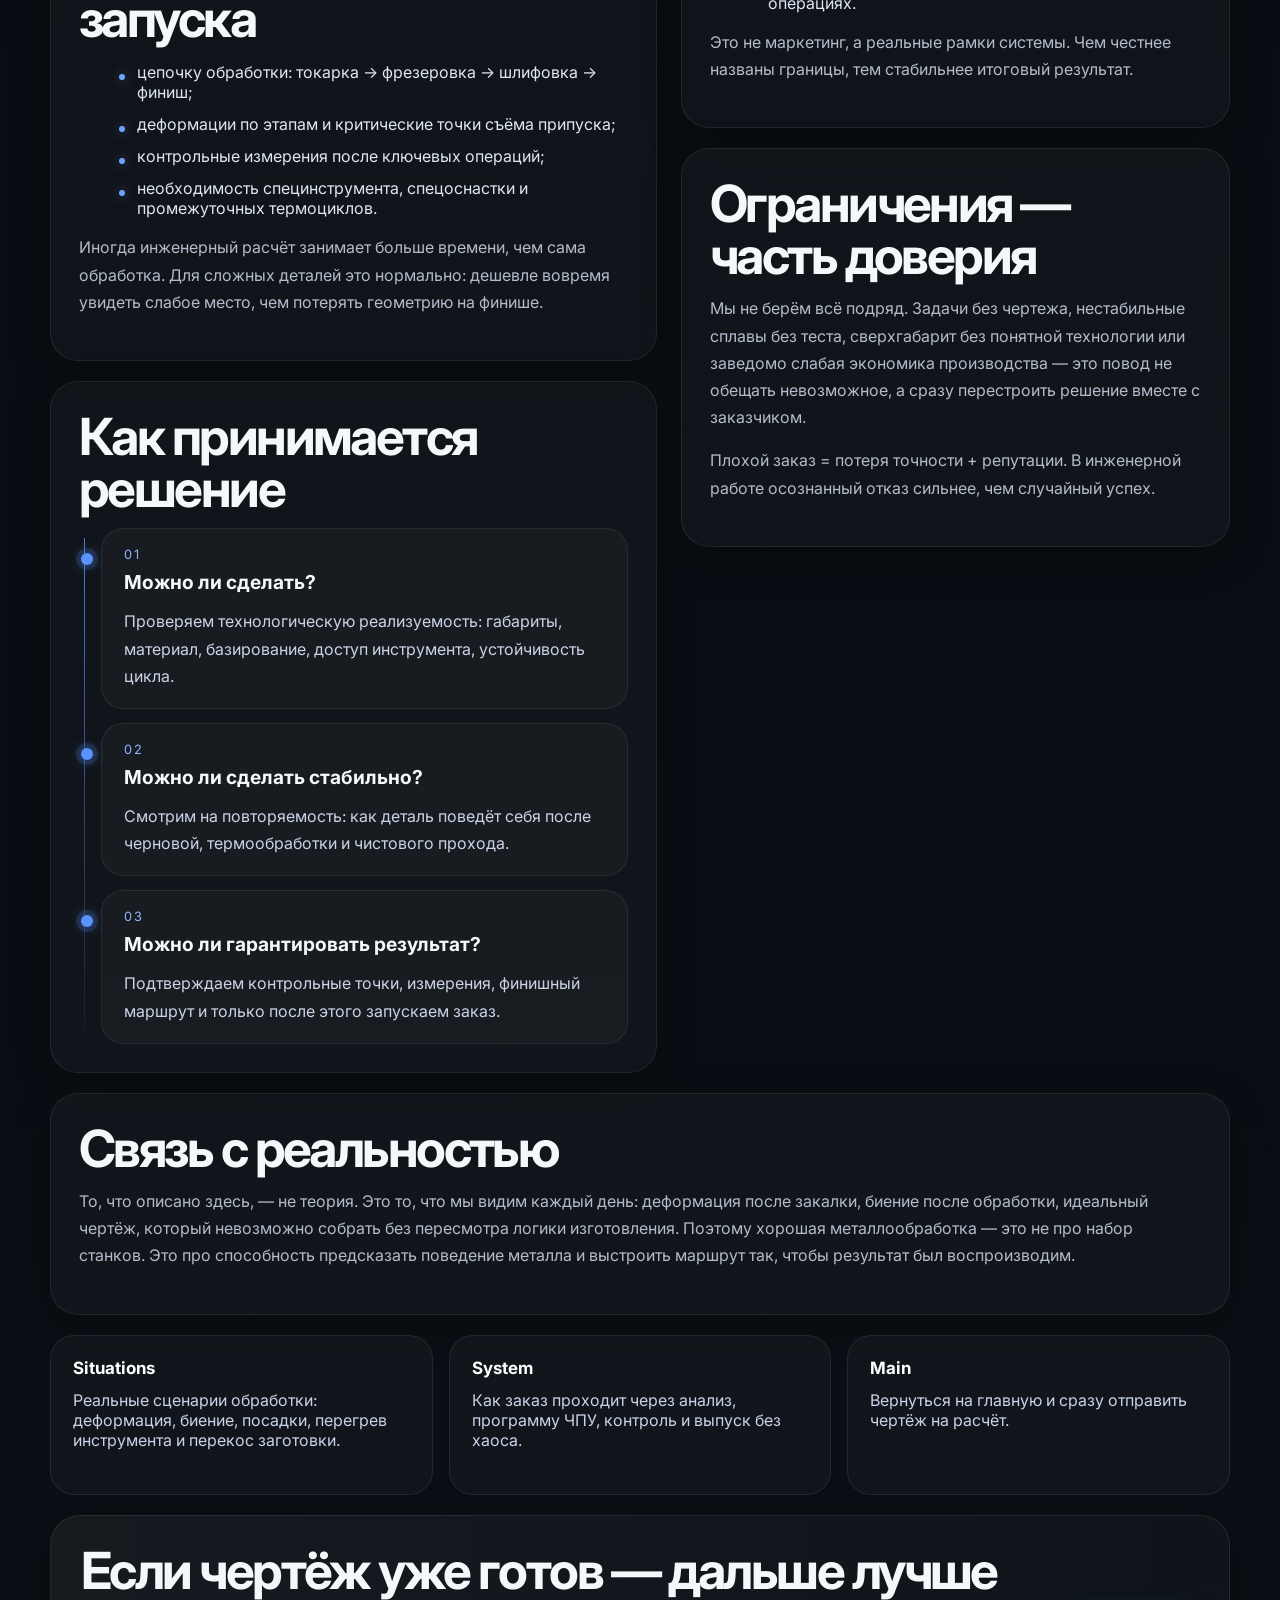
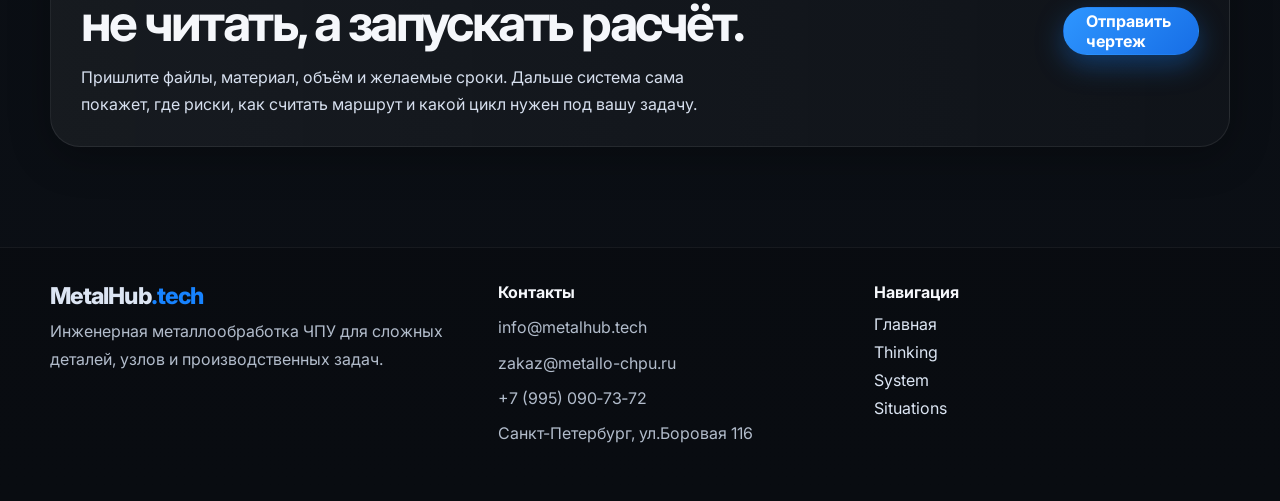
<file: metalhub.tech/thinking.html>
<!DOCTYPE html>
<html lang="ru">
<head>
  <!-- Yandex.Metrika counter -->
<script type="text/javascript">
    (function(m,e,t,r,i,k,a){
        m[i]=m[i]||function(){(m[i].a=m[i].a||[]).push(arguments)};
        m[i].l=1*new Date();
        for (var j = 0; j < document.scripts.length; j++) {if (document.scripts[j].src === r) { return; }}
        k=e.createElement(t),a=e.getElementsByTagName(t)[0],k.async=1,k.src=r,a.parentNode.insertBefore(k,a)
    })(window, document,'script','https://mc.yandex.ru/metrika/tag.js?id=108374716', 'ym');

    ym(108374716, 'init', {ssr:true, webvisor:true, clickmap:true, ecommerce:"dataLayer", referrer: document.referrer, url: location.href, accurateTrackBounce:true, trackLinks:true});
</script>
<noscript><div><img src="https://mc.yandex.ru/watch/108374716" style="position:absolute; left:-9999px;" alt="" /></div></noscript>
<!-- /Yandex.Metrika counter -->
  <meta charset="UTF-8" />
  <meta name="viewport" content="width=device-width, initial-scale=1.0" />
  <title>Thinking — инженерное мышление до запуска заказа | MetalHub</title>
  <meta name="description" content="Как принимаются инженерные решения до запуска ЧПУ-обработки: риски, деформации, биение, посадки, шероховатость и фильтр заказов." />
  <link rel="preconnect" href="https://fonts.googleapis.com">
  <link rel="preconnect" href="https://fonts.gstatic.com" crossorigin>
  <link href="https://fonts.googleapis.com/css2?family=Inter:wght@400;500;600;700;800&display=swap" rel="stylesheet">
  <link rel="icon" type="image/svg+xml" href="assets/favicon.svg">
  <link rel="stylesheet" href="styles.css" />
  <script type="application/ld+json">{
    "@context":"https://schema.org",
    "@type":"Article",
    "headline":"Thinking",
    "description":"Как принимаются инженерные решения до запуска ЧПУ-обработки: риски, деформации, биение, посадки, шероховатость и фильтр заказов.",
    "author":{"@type":"Organization","name":"MetalHub"},
    "publisher":{"@type":"Organization","name":"MetalHub","url":"https://metalhub.tech"},
    "mainEntityOfPage":{"@type":"WebPage","@id":"https://metalhub.tech/thinking.html"}
  }</script>
</head>
<body class="knowledge-page page-thinking">
  <div class="noise"></div>
  <header class="site-header" id="top">
    <div class="container nav-wrap knowledge-shell">
      <a href="index.html#top" class="logo">MetalHub<span>.tech</span></a>
      <nav class="utility-nav" aria-label="Дополнительные разделы">
        <a href="thinking.html">Thinking</a>
        <a href="system.html">System</a>
        <a href="situations.html">Situations</a>
      </nav>
      <div class="nav-actions">
        <a class="btn btn-primary magnetic" href="mailto:zakaz@metallo-chpu.ru?subject=%D0%97%D0%B0%D0%BF%D1%80%D0%BE%D1%81%20%D0%BD%D0%B0%20%D1%80%D0%B0%D1%81%D1%87%D0%B5%D1%82%20%D0%BC%D0%B5%D1%82%D0%B0%D0%BB%D0%BB%D0%BE%D0%BE%D0%B1%D1%80%D0%B0%D0%B1%D0%BE%D1%82%D0%BA%D0%B8&body=%D0%9F%D1%80%D0%B8%D0%BA%D1%80%D0%B5%D0%BF%D0%B8%D1%82%D0%B5%20%D1%87%D0%B5%D1%80%D1%82%D0%B5%D0%B6%D0%B8%20%D0%B8%20%D0%BE%D0%BF%D0%B8%D1%88%D0%B8%D1%82%D0%B5%20%D0%B7%D0%B0%D0%B4%D0%B0%D1%87%D1%83%3A%20%D0%BC%D0%B0%D1%82%D0%B5%D1%80%D0%B8%D0%B0%D0%BB%2C%20%D0%BE%D0%B1%D1%8A%D0%B5%D0%BC%2C%20%D1%81%D1%80%D0%BE%D0%BA%D0%B8%2C%20%D0%BA%D0%BE%D0%BD%D1%82%D0%B0%D0%BA%D1%82%D1%8B.">Отправить чертеж</a>
        <button class="burger" aria-label="Открыть меню" aria-expanded="false">
          <span></span><span></span><span></span>
        </button>
      </div>
    </div>
    <div class="mobile-menu">
      <a href="index.html">Главная</a>
      <a href="thinking.html">Thinking</a>
      <a href="system.html">System</a>
      <a href="situations.html">Situations</a>
      <a href="mailto:zakaz@metallo-chpu.ru?subject=%D0%97%D0%B0%D0%BF%D1%80%D0%BE%D1%81%20%D0%BD%D0%B0%20%D1%80%D0%B0%D1%81%D1%87%D0%B5%D1%82%20%D0%BC%D0%B5%D1%82%D0%B0%D0%BB%D0%BB%D0%BE%D0%BE%D0%B1%D1%80%D0%B0%D0%B1%D0%BE%D1%82%D0%BA%D0%B8&body=%D0%9F%D1%80%D0%B8%D0%BA%D1%80%D0%B5%D0%BF%D0%B8%D1%82%D0%B5%20%D1%87%D0%B5%D1%80%D1%82%D0%B5%D0%B6%D0%B8%20%D0%B8%20%D0%BE%D0%BF%D0%B8%D1%88%D0%B8%D1%82%D0%B5%20%D0%B7%D0%B0%D0%B4%D0%B0%D1%87%D1%83%3A%20%D0%BC%D0%B0%D1%82%D0%B5%D1%80%D0%B8%D0%B0%D0%BB%2C%20%D0%BE%D0%B1%D1%8A%D0%B5%D0%BC%2C%20%D1%81%D1%80%D0%BE%D0%BA%D0%B8%2C%20%D0%BA%D0%BE%D0%BD%D1%82%D0%B0%D0%BA%D1%82%D1%8B." class="btn btn-primary">Отправить чертеж</a>
    </div>
  </header>
  <main>
    <section class="knowledge-hero">
      <div class="container knowledge-shell">
        <div class="knowledge-card reveal tilt">
          <div class="knowledge-kicker">Signal mode</div>
          <p class="eyebrow">MetalHub</p>
          <h1>Thinking</h1>
          <p class="knowledge-lead">Как принимается решение до запуска. Не перечень услуг, а инженерная логика, которая определяет, можно ли сделать деталь стабильно и с гарантируемым результатом.</p>
          <div class="hero-links">
            <a class="btn btn-primary magnetic" href="mailto:zakaz@metallo-chpu.ru?subject=%D0%97%D0%B0%D0%BF%D1%80%D0%BE%D1%81%20%D0%BD%D0%B0%20%D1%80%D0%B0%D1%81%D1%87%D0%B5%D1%82%20%D0%BC%D0%B5%D1%82%D0%B0%D0%BB%D0%BB%D0%BE%D0%BE%D0%B1%D1%80%D0%B0%D0%B1%D0%BE%D1%82%D0%BA%D0%B8&body=%D0%9F%D1%80%D0%B8%D0%BA%D1%80%D0%B5%D0%BF%D0%B8%D1%82%D0%B5%20%D1%87%D0%B5%D1%80%D1%82%D0%B5%D0%B6%D0%B8%20%D0%B8%20%D0%BE%D0%BF%D0%B8%D1%88%D0%B8%D1%82%D0%B5%20%D0%B7%D0%B0%D0%B4%D0%B0%D1%87%D1%83%3A%20%D0%BC%D0%B0%D1%82%D0%B5%D1%80%D0%B8%D0%B0%D0%BB%2C%20%D0%BE%D0%B1%D1%8A%D0%B5%D0%BC%2C%20%D1%81%D1%80%D0%BE%D0%BA%D0%B8%2C%20%D0%BA%D0%BE%D0%BD%D1%82%D0%B0%D0%BA%D1%82%D1%8B.">Отправить чертеж</a>
            <a class="btn btn-secondary magnetic" href="index.html#quote">Вернуться на главную</a>
          </div>
          <div class="metrics-strip">
<div class="metric-tile"><strong>Чертёж = гипотеза</strong><span>Сначала проверяем, что произойдёт с металлом в реальном цикле обработки.</span></div>
<div class="metric-tile"><strong>Риски до запуска</strong><span>Деформация, биение, посадки, шероховатость и поведение материала считаются заранее.</span></div>
<div class="metric-tile"><strong>Фильтр заказов</strong><span>Берём задачи, где можно гарантировать не только изготовление, но и стабильный результат.</span></div>
</div>
        </div>
      </div>
    </section>
    <section class="section" style="padding-top:14px">
      <div class="container knowledge-shell stack">
        
<div class="content-grid">
  <div class="stack">
    <article class="panel reveal">
      <h2>Большинство подрядчиков считают металл. Мы сначала считаем риски.</h2>
      <p>Чертёж — это не инструкция. Это гипотеза, которую нужно проверить на технологичность, повторяемость и управляемость результата. Именно поэтому первое, что мы анализируем, — не размеры, а поведение детали: где её поведёт при обработке, где появится биение, где потеряется посадка, а где геометрия поплывёт уже после термообработки.</p>
      <p>Если деталь выглядит нормально на бумаге, это ещё не значит, что она технологична. Хорошая металлообработка начинается не со станка, а со способности предсказать, что произойдёт с металлом на каждом этапе маршрута.</p>
      <div class="bridge-note"><p>В B2B ошибка = простой, неточность = отказ узла, срыв срока = цепная реакция. Поэтому ценится не станок. Ценится мышление до запуска.</p></div>
    </article>
    <article class="panel reveal">
      <h2>Что мы считаем до запуска</h2>
      <ul class="reading-list">
        <li>цепочку обработки: токарка → фрезеровка → шлифовка → финиш;</li>
        <li>деформации по этапам и критические точки съёма припуска;</li>
        <li>контрольные измерения после ключевых операций;</li>
        <li>необходимость специнструмента, спецоснастки и промежуточных термоциклов.</li>
      </ul>
      <p>Иногда инженерный расчёт занимает больше времени, чем сама обработка. Для сложных деталей это нормально: дешевле вовремя увидеть слабое место, чем потерять геометрию на финише.</p>
    </article>
    <article class="panel reveal">
      <h2>Как принимается решение</h2>
      <div class="pipeline">
        <div class="pipeline-step"><span>01</span><h3>Можно ли сделать?</h3><p>Проверяем технологическую реализуемость: габариты, материал, базирование, доступ инструмента, устойчивость цикла.</p></div>
        <div class="pipeline-step"><span>02</span><h3>Можно ли сделать стабильно?</h3><p>Смотрим на повторяемость: как деталь поведёт себя после черновой, термообработки и чистового прохода.</p></div>
        <div class="pipeline-step"><span>03</span><h3>Можно ли гарантировать результат?</h3><p>Подтверждаем контрольные точки, измерения, финишный маршрут и только после этого запускаем заказ.</p></div>
      </div>
    </article>
  </div>
  <div class="stack">
    <article class="panel reveal">
      <h2>Риски, которые убивают точность</h2>
      <ul class="bullet-grid">
        <li><strong>Деформации.</strong> Тонкие стенки, длинные валы, сложные выборки. Решение: этапная обработка, термоциклы, правильная фиксация.</li>
        <li><strong>Биение.</strong> Даже 0.05 мм может убить механику вращающегося узла. Рабочий диапазон — ниже сотки.</li>
        <li><strong>Посадки.</strong> H7/H8 на бумаге не равны реальной сборке: учитываем тепловое расширение, шероховатость и сопряжения.</li>
        <li><strong>Шероховатость.</strong> Это не красота поверхности, а функциональный параметр. Стандартный диапазон Ra 0.8–6.3, ниже — через отдельный финиш.</li>
      </ul>
    </article>
    <article class="panel reveal">
      <h2>Диапазон возможностей</h2>
      <ul class="reading-list">
        <li>диаметр деталей: от 1–2 мм до 600–1000 мм в типовом диапазоне;</li>
        <li>крупные изделия — до 6 м на карусельных и портальных конфигурациях;</li>
        <li>длина — до 4–5 м, более длинные позиции обсуждаются отдельно;</li>
        <li>точность — до сотых и ниже на ответственных операциях.</li>
      </ul>
      <p>Это не маркетинг, а реальные рамки системы. Чем честнее названы границы, тем стабильнее итоговый результат.</p>
    </article>
    <article class="panel reveal">
      <h2>Ограничения — часть доверия</h2>
      <p>Мы не берём всё подряд. Задачи без чертежа, нестабильные сплавы без теста, сверхгабарит без понятной технологии или заведомо слабая экономика производства — это повод не обещать невозможное, а сразу перестроить решение вместе с заказчиком.</p>
      <p>Плохой заказ = потеря точности + репутации. В инженерной работе осознанный отказ сильнее, чем случайный успех.</p>
    </article>
  </div>
</div>
<div class="panel reveal">
  <h2>Связь с реальностью</h2>
  <p>То, что описано здесь, — не теория. Это то, что мы видим каждый день: деформация после закалки, биение после обработки, идеальный чертёж, который невозможно собрать без пересмотра логики изготовления. Поэтому хорошая металлообработка — это не про набор станков. Это про способность предсказать поведение металла и выстроить маршрут так, чтобы результат был воспроизводим.</p>
</div>
<div class="cross-links reveal">
  <a class="cross-link-card" href="situations.html"><strong>Situations</strong><span>Реальные сценарии обработки: деформация, биение, посадки, перегрев инструмента и перекос заготовки.</span></a>
  <a class="cross-link-card" href="system.html"><strong>System</strong><span>Как заказ проходит через анализ, программу ЧПУ, контроль и выпуск без хаоса.</span></a>
  <a class="cross-link-card" href="index.html#quote"><strong>Main</strong><span>Вернуться на главную и сразу отправить чертёж на расчёт.</span></a>
</div>
<div class="bottom-cta reveal">
  <div>
    <h2>Если чертёж уже готов — дальше лучше не читать, а запускать расчёт.</h2>
    <p>Пришлите файлы, материал, объём и желаемые сроки. Дальше система сама покажет, где риски, как считать маршрут и какой цикл нужен под вашу задачу.</p>
  </div>
  <a class="btn btn-primary magnetic" href="mailto:zakaz@metallo-chpu.ru?subject=%D0%97%D0%B0%D0%BF%D1%80%D0%BE%D1%81%20%D0%BD%D0%B0%20%D1%80%D0%B0%D1%81%D1%87%D0%B5%D1%82%20%D0%BC%D0%B5%D1%82%D0%B0%D0%BB%D0%BB%D0%BE%D0%BE%D0%B1%D1%80%D0%B0%D0%B1%D0%BE%D1%82%D0%BA%D0%B8&body=%D0%9F%D1%80%D0%B8%D0%BA%D1%80%D0%B5%D0%BF%D0%B8%D1%82%D0%B5%20%D1%87%D0%B5%D1%80%D1%82%D0%B5%D0%B6%D0%B8%20%D0%B8%20%D0%BE%D0%BF%D0%B8%D1%88%D0%B8%D1%82%D0%B5%20%D0%B7%D0%B0%D0%B4%D0%B0%D1%87%D1%83%3A%20%D0%BC%D0%B0%D1%82%D0%B5%D1%80%D0%B8%D0%B0%D0%BB%2C%20%D0%BE%D0%B1%D1%8A%D0%B5%D0%BC%2C%20%D1%81%D1%80%D0%BE%D0%BA%D0%B8%2C%20%D0%BA%D0%BE%D0%BD%D1%82%D0%B0%D0%BA%D1%82%D1%8B.">Отправить чертеж</a>
</div>

      </div>
    </section>
  </main>
  <footer class="footer">
    <div class="container footer-grid knowledge-shell">
      <div>
        <a href="index.html#top" class="logo footer-logo">MetalHub<span>.tech</span></a>
        <p>Инженерная металлообработка ЧПУ для сложных деталей, узлов и производственных задач.</p>
      </div>
      <div>
        <h4>Контакты</h4>
        <p>info@metalhub.tech</p>
        <p>zakaz@metallo-chpu.ru</p>
        <p>+7 (995) 090‑73‑72</p>
        <p>Санкт-Петербург, ул.Боровая 116</p>
      </div>
      <div>
        <h4>Навигация</h4>
        <a href="index.html">Главная</a>
        <a href="thinking.html">Thinking</a>
        <a href="system.html">System</a>
        <a href="situations.html">Situations</a>
      </div>
    </div>
  </footer>
  <script src="script.js"></script>
</body>
</html>
</file>
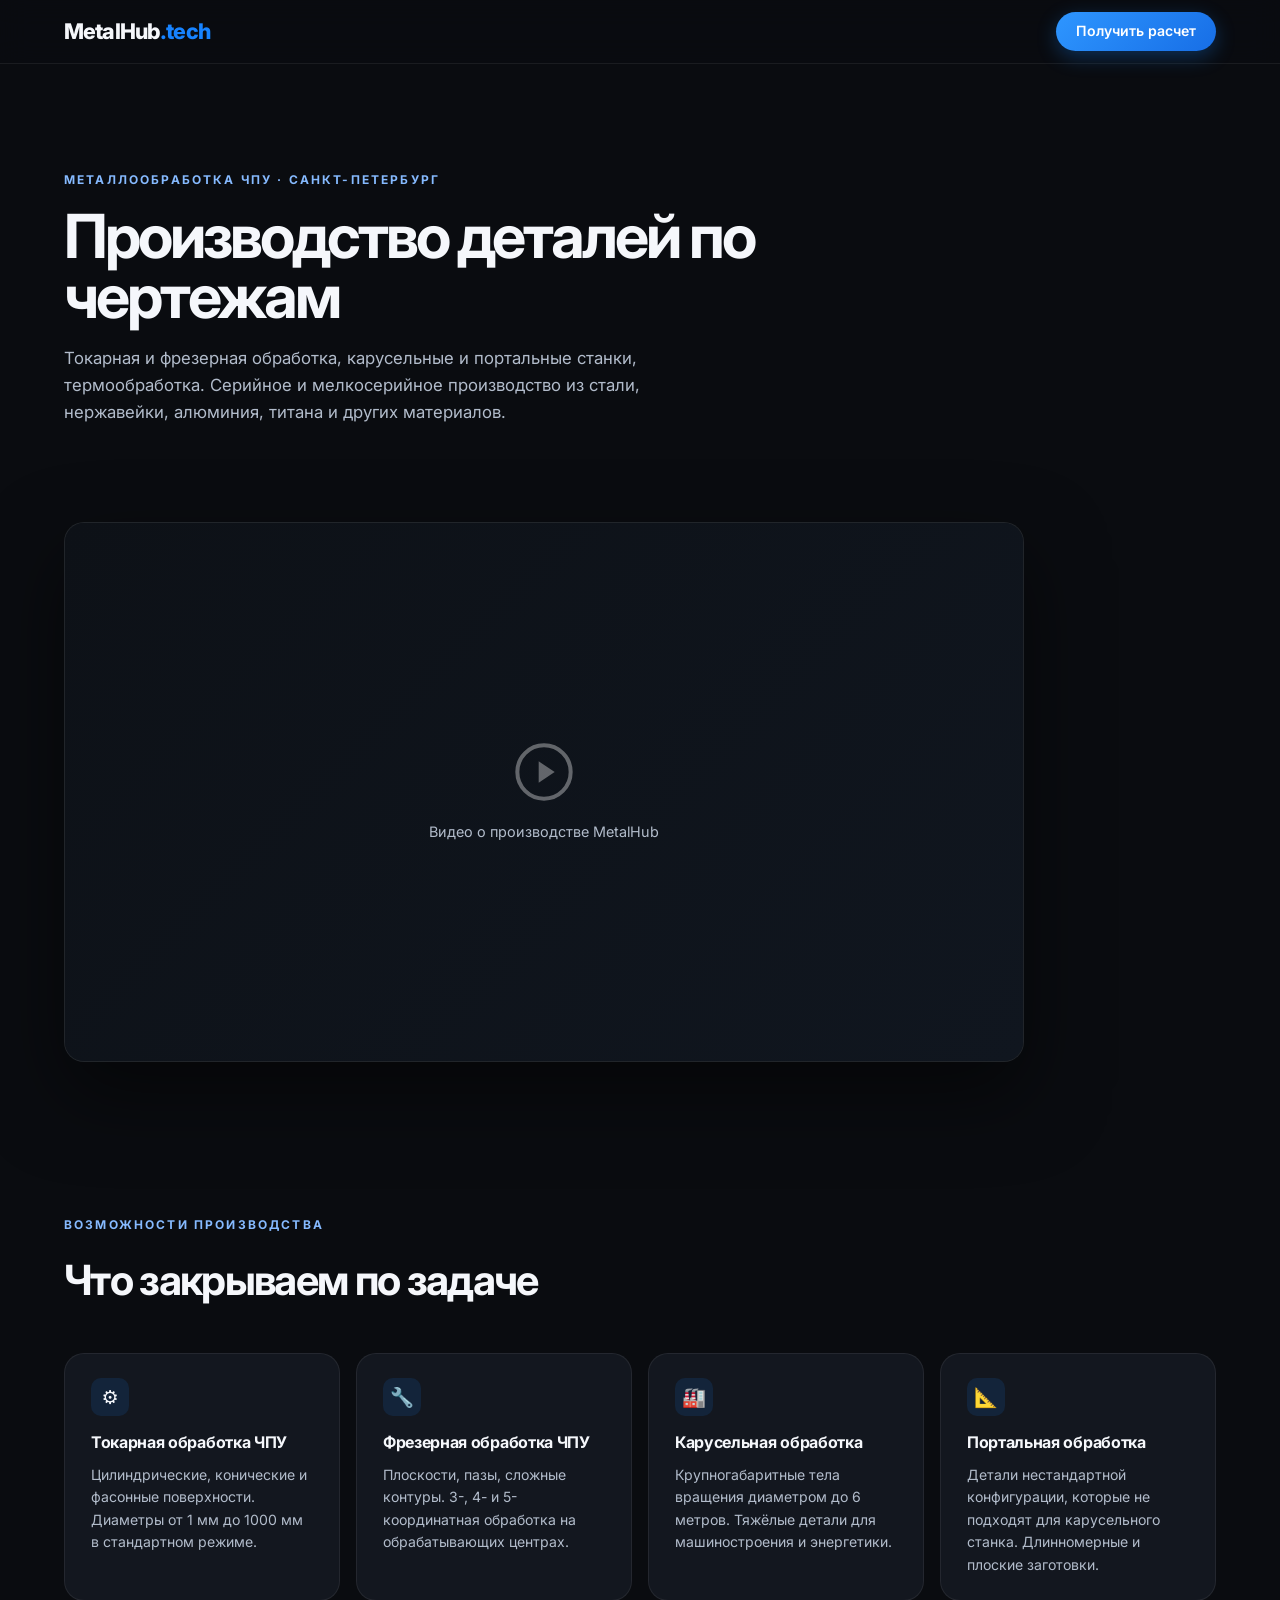
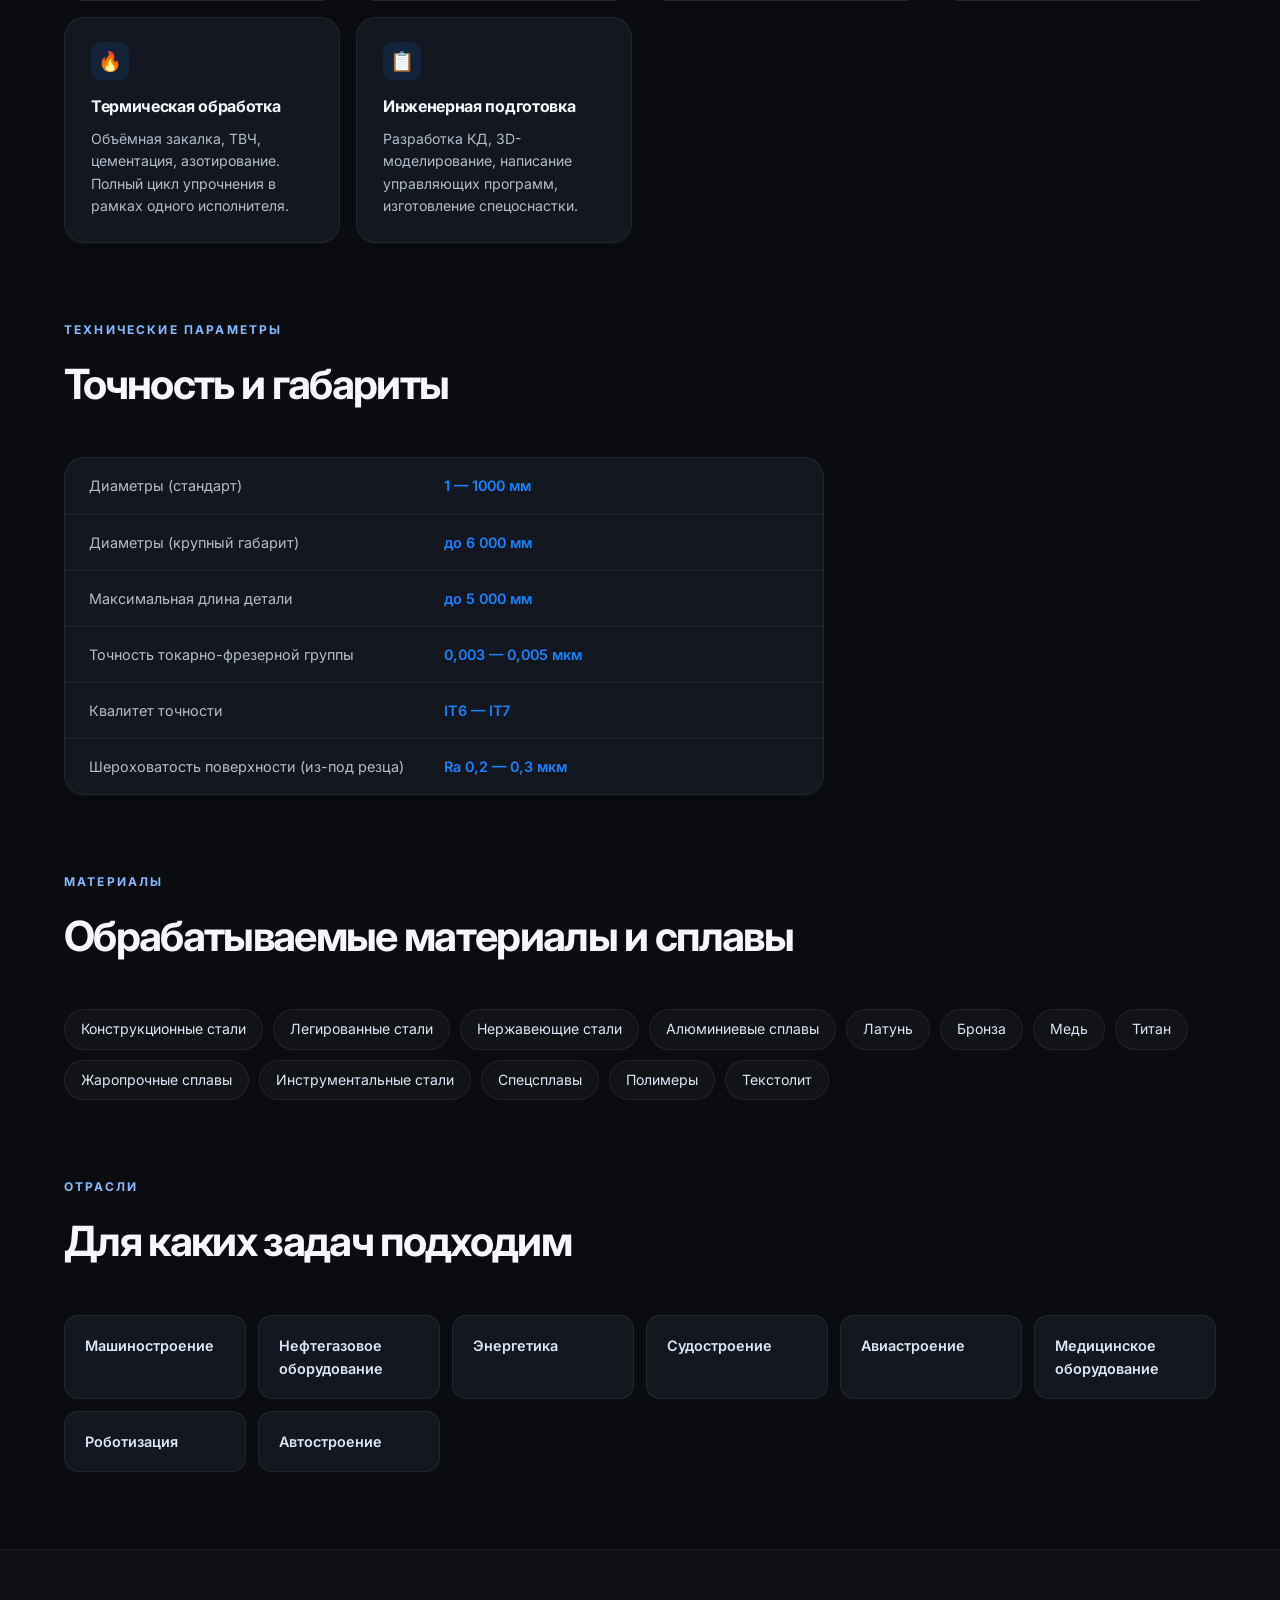
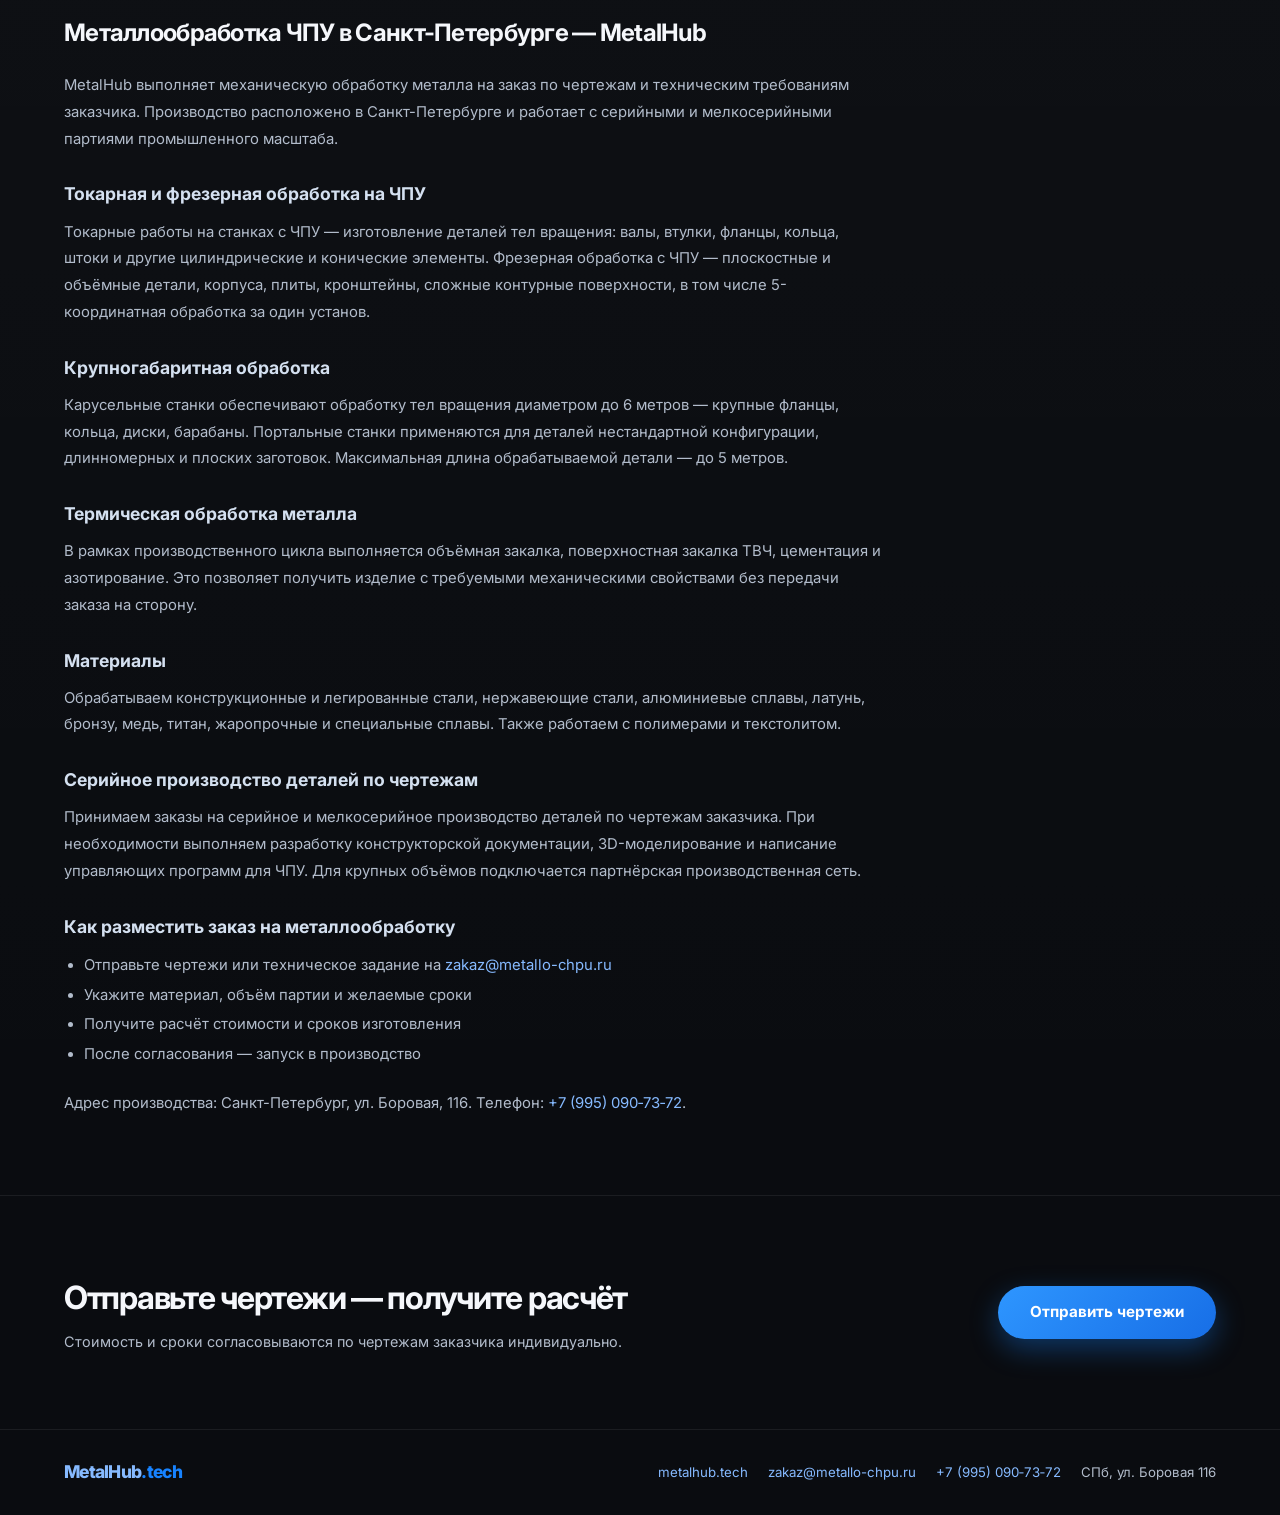
<file: metalhub.tech/video.html>
<!DOCTYPE html>
<html lang="ru">
<head>
  <meta charset="UTF-8">
  <meta name="viewport" content="width=device-width, initial-scale=1.0">
  <title>Металлообработка ЧПУ в СПб — видео о производстве | MetalHub</title>
  <meta name="description" content="Механическая обработка металла на ЧПУ в Санкт-Петербурге. Токарные и фрезерные работы, обработка деталей по чертежам, серийное производство. MetalHub — изготовление деталей из стали, нержавейки, алюминия, титана.">
  <meta name="keywords" content="металлообработка ЧПУ СПб, токарные работы, фрезерные работы, изготовление деталей по чертежам, механическая обработка металла, обработка металла на заказ, карусельная обработка, портальная обработка">

  <!-- Open Graph -->
  <meta property="og:title" content="Металлообработка ЧПУ — MetalHub Санкт-Петербург">
  <meta property="og:description" content="Полный цикл механической обработки металла: токарные, фрезерные работы, термообработка. Работаем с серийными партиями по чертежам заказчика.">
  <meta property="og:type" content="website">
  <meta property="og:url" content="https://metalhub.tech/video">

  <!-- Structured Data для нейросетей и поисковиков -->
  <script type="application/ld+json">
  {
    "@context": "https://schema.org",
    "@type": "VideoObject",
    "name": "MetalHub — металлообработка и ЧПУ в Санкт-Петербурге",
    "description": "Производственные возможности цеха MetalHub: токарная и фрезерная обработка на ЧПУ, карусельные и портальные станки, термообработка, работа с деталями диаметром до 6 метров.",
    "thumbnailUrl": "https://metalhub.tech/assets/img/many_cnc_machined_parts_crop.webp",
    "uploadDate": "2026-04-01",
    "publisher": {
      "@type": "Organization",
      "name": "MetalHub",
      "url": "https://metalhub.tech",
      "contactPoint": {
        "@type": "ContactPoint",
        "telephone": "+7-995-090-73-72",
        "email": "zakaz@metallo-chpu.ru",
        "contactType": "sales"
      },
      "address": {
        "@type": "PostalAddress",
        "addressLocality": "Санкт-Петербург",
        "streetAddress": "ул. Боровая, 116",
        "addressCountry": "RU"
      }
    }
  }
  </script>

  <script type="application/ld+json">
  {
    "@context": "https://schema.org",
    "@type": "LocalBusiness",
    "name": "MetalHub",
    "description": "Механическая обработка металлов и сплавов на станках с ЧПУ. Токарные и фрезерные работы, карусельная и портальная обработка, термообработка. Серийное и мелкосерийное производство по чертежам заказчика.",
    "url": "https://metalhub.tech",
    "telephone": "+7-995-090-73-72",
    "email": "zakaz@metallo-chpu.ru",
    "address": {
      "@type": "PostalAddress",
      "streetAddress": "ул. Боровая, 116",
      "addressLocality": "Санкт-Петербург",
      "addressCountry": "RU"
    },
    "areaServed": "RU",
    "serviceType": [
      "Токарная обработка ЧПУ",
      "Фрезерная обработка ЧПУ",
      "Карусельная обработка",
      "Портальная обработка",
      "Термообработка металла",
      "Изготовление деталей по чертежам",
      "Серийное производство деталей"
    ]
  }
  </script>

  <link rel="preconnect" href="https://fonts.googleapis.com">
  <link href="https://fonts.googleapis.com/css2?family=Inter:wght@400;500;600;700;800&display=swap" rel="stylesheet">

  <style>
    :root {
      --bg:       #0a0c10;
      --bg-soft:  #10141a;
      --bg-card:  #13171f;
      --text:     #f5f7fb;
      --muted:    #b2bccb;
      --accent:   #1783ff;
      --border:   rgba(255,255,255,.07);
      --radius:   20px;
    }

    *, *::before, *::after { box-sizing: border-box; margin: 0; padding: 0; }

    html { scroll-behavior: smooth; }

    body {
      font-family: Inter, system-ui, sans-serif;
      background: var(--bg);
      color: var(--text);
      line-height: 1.6;
    }

    a { text-decoration: none; color: inherit; }

    /* ─── NAV ─── */
    nav {
      position: sticky; top: 0; z-index: 100;
      display: flex; align-items: center; justify-content: space-between;
      padding: 0 clamp(20px, 5vw, 80px);
      height: 64px;
      background: rgba(10,12,16,.88);
      backdrop-filter: blur(14px);
      border-bottom: 1px solid var(--border);
    }

    .logo { font-size: 1.35rem; font-weight: 800; letter-spacing: -.04em; }
    .logo span { color: var(--accent); }

    .nav-cta {
      padding: 8px 20px; border-radius: 999px;
      background: linear-gradient(135deg, #2e96ff, #176ee6);
      color: #fff; font-size: .88rem; font-weight: 600;
      box-shadow: 0 6px 20px rgba(23,131,255,.3);
      transition: opacity .2s;
    }
    .nav-cta:hover { opacity: .88; }

    /* ─── HERO ─── */
    .hero {
      padding: clamp(60px, 8vw, 110px) clamp(20px, 5vw, 80px) clamp(40px, 5vw, 70px);
      max-width: 860px;
    }

    .eyebrow {
      display: inline-block; margin-bottom: 16px;
      text-transform: uppercase; letter-spacing: .18em;
      color: #86baff; font-size: .75rem; font-weight: 700;
    }

    h1 {
      font-size: clamp(2.2rem, 5vw, 3.8rem);
      line-height: 1.0; letter-spacing: -.05em;
      margin-bottom: 18px;
    }

    .hero p {
      color: var(--muted); font-size: 1.05rem;
      max-width: 580px; margin-bottom: 32px;
    }

    /* ─── VIDEO BLOCK ─── */
    .video-section {
      padding: 0 clamp(20px, 5vw, 80px) clamp(60px, 6vw, 90px);
    }

    .video-wrapper {
      position: relative; width: 100%; max-width: 960px;
      aspect-ratio: 16/9;
      border-radius: var(--radius);
      overflow: hidden;
      border: 1px solid var(--border);
      background: var(--bg-soft);
      box-shadow: 0 32px 80px rgba(0,0,0,.5);
    }

    .video-wrapper iframe {
      position: absolute; inset: 0;
      width: 100%; height: 100%;
      border: none;
    }

    /* placeholder если видео ещё не загружено */
    .video-placeholder {
      position: absolute; inset: 0;
      display: flex; flex-direction: column;
      align-items: center; justify-content: center;
      gap: 16px;
      background: linear-gradient(135deg, #0d1117, #10161f);
    }
    .video-placeholder svg { opacity: .35; }
    .video-placeholder p { color: var(--muted); font-size: .9rem; }

    /* ─── CAPABILITIES GRID ─── */
    .section {
      padding: clamp(50px, 6vw, 90px) clamp(20px, 5vw, 80px);
    }

    .section-label {
      text-transform: uppercase; letter-spacing: .18em;
      color: #86baff; font-size: .75rem; font-weight: 700;
      margin-bottom: 12px;
    }

    h2 {
      font-size: clamp(1.7rem, 3.5vw, 2.6rem);
      letter-spacing: -.04em; margin-bottom: 40px;
    }

    .grid-3 {
      display: grid;
      grid-template-columns: repeat(auto-fill, minmax(260px, 1fr));
      gap: 16px;
    }

    .card {
      background: var(--bg-card);
      border: 1px solid var(--border);
      border-radius: var(--radius);
      padding: 24px 26px;
      transition: border-color .25s;
    }
    .card:hover { border-color: rgba(23,131,255,.35); }

    .card-icon {
      width: 38px; height: 38px; border-radius: 10px;
      background: rgba(23,131,255,.12);
      display: flex; align-items: center; justify-content: center;
      margin-bottom: 14px;
      font-size: 1.2rem;
    }

    .card h3 {
      font-size: 1rem; font-weight: 700;
      margin-bottom: 8px; letter-spacing: -.02em;
    }

    .card p { font-size: .88rem; color: var(--muted); line-height: 1.6; }

    /* ─── SPECS TABLE ─── */
    .specs {
      background: var(--bg-card);
      border: 1px solid var(--border);
      border-radius: var(--radius);
      overflow: hidden;
      max-width: 760px;
    }

    .spec-row {
      display: grid; grid-template-columns: 1fr 1fr;
      padding: 16px 24px;
      border-bottom: 1px solid var(--border);
    }
    .spec-row:last-child { border-bottom: none; }

    .spec-label { color: var(--muted); font-size: .9rem; }
    .spec-value { font-weight: 600; font-size: .9rem; color: var(--accent); }

    /* ─── MATERIALS ─── */
    .tags { display: flex; flex-wrap: wrap; gap: 10px; margin-top: 24px; }

    .tag {
      padding: 8px 16px; border-radius: 999px;
      border: 1px solid var(--border);
      background: rgba(255,255,255,.03);
      font-size: .88rem; color: #dce6f7;
      transition: border-color .2s, background .2s;
    }
    .tag:hover { border-color: rgba(23,131,255,.4); background: rgba(23,131,255,.07); }

    /* ─── INDUSTRIES ─── */
    .industries-grid {
      display: grid;
      grid-template-columns: repeat(auto-fill, minmax(180px, 1fr));
      gap: 12px; margin-top: 24px;
    }

    .industry-card {
      background: var(--bg-card); border: 1px solid var(--border);
      border-radius: 14px; padding: 18px 20px;
      font-size: .9rem; font-weight: 600;
      color: #dce6f7;
    }

    /* ─── SEO TEXT BLOCK ─── */
    .seo-block {
      padding: clamp(40px, 5vw, 70px) clamp(20px, 5vw, 80px);
      border-top: 1px solid var(--border);
      background: linear-gradient(180deg, rgba(255,255,255,.015), transparent);
    }

    .seo-block h2 { font-size: 1.5rem; margin-bottom: 20px; letter-spacing: -.03em; }
    .seo-block h3 { font-size: 1.1rem; margin: 28px 0 10px; color: #d4e0f0; }

    .seo-block p {
      color: var(--muted); font-size: .93rem;
      line-height: 1.8; max-width: 820px;
      margin-bottom: 14px;
    }

    .seo-block ul {
      color: var(--muted); font-size: .93rem;
      padding-left: 20px; line-height: 2;
      max-width: 820px;
    }

    /* ─── CTA ─── */
    .cta-block {
      padding: clamp(50px, 6vw, 90px) clamp(20px, 5vw, 80px);
      display: flex; align-items: center; justify-content: space-between;
      flex-wrap: wrap; gap: 24px;
      border-top: 1px solid var(--border);
    }

    .cta-block h2 { font-size: clamp(1.4rem, 3vw, 2rem); letter-spacing: -.04em; margin: 0; }
    .cta-block p { color: var(--muted); font-size: .9rem; margin-top: 6px; }

    .btn-primary {
      padding: 14px 32px; border-radius: 999px;
      background: linear-gradient(135deg, #2e96ff, #176ee6);
      color: #fff; font-weight: 700; font-size: .95rem;
      box-shadow: 0 10px 28px rgba(23,131,255,.35);
      white-space: nowrap;
      transition: transform .2s, box-shadow .2s;
    }
    .btn-primary:hover { transform: translateY(-2px); box-shadow: 0 14px 36px rgba(23,131,255,.45); }

    /* ─── FOOTER ─── */
    footer {
      padding: 28px clamp(20px, 5vw, 80px);
      border-top: 1px solid var(--border);
      display: flex; align-items: center; justify-content: space-between;
      flex-wrap: wrap; gap: 16px;
      font-size: .83rem; color: var(--muted);
    }

    footer a { color: #86baff; }
    footer a:hover { color: #fff; }

    .footer-contacts { display: flex; flex-wrap: wrap; gap: 20px; }

    @media (max-width: 640px) {
      .spec-row { grid-template-columns: 1fr; gap: 4px; }
      .cta-block { flex-direction: column; }
    }
  </style>
</head>
<body>

<!-- NAV -->
<nav>
  <a href="https://metalhub.tech" class="logo">MetalHub<span>.tech</span></a>
  <a href="mailto:zakaz@metallo-chpu.ru?subject=Запрос на расчет металлообработки" class="nav-cta">Получить расчет</a>
</nav>

<!-- HERO -->
<div class="hero">
  <span class="eyebrow">Металлообработка ЧПУ · Санкт-Петербург</span>
  <h1>Производство деталей по чертежам</h1>
  <p>Токарная и фрезерная обработка, карусельные и портальные станки, термообработка. Серийное и мелкосерийное производство из стали, нержавейки, алюминия, титана и других материалов.</p>
</div>

<!-- VIDEO -->
<div class="video-section">
  <div class="video-wrapper" id="videoWrapper">
    <!-- СЮДА ВСТАВИТЬ embed-ссылку из NotebookLM после генерации видео -->
    <!-- Пример: <iframe src="https://www.youtube.com/embed/XXXXXXXXX" allowfullscreen></iframe> -->
    <div class="video-placeholder">
      <svg width="64" height="64" viewBox="0 0 24 24" fill="none" stroke="#fff" stroke-width="1.5">
        <circle cx="12" cy="12" r="10"/>
        <polygon points="10,8 16,12 10,16" fill="#fff" stroke="none"/>
      </svg>
      <p>Видео о производстве MetalHub</p>
    </div>
  </div>
</div>

<!-- CAPABILITIES -->
<div class="section">
  <p class="section-label">Возможности производства</p>
  <h2>Что закрываем по задаче</h2>
  <div class="grid-3">
    <div class="card">
      <div class="card-icon">⚙️</div>
      <h3>Токарная обработка ЧПУ</h3>
      <p>Цилиндрические, конические и фасонные поверхности. Диаметры от 1 мм до 1000 мм в стандартном режиме.</p>
    </div>
    <div class="card">
      <div class="card-icon">🔧</div>
      <h3>Фрезерная обработка ЧПУ</h3>
      <p>Плоскости, пазы, сложные контуры. 3-, 4- и 5-координатная обработка на обрабатывающих центрах.</p>
    </div>
    <div class="card">
      <div class="card-icon">🏭</div>
      <h3>Карусельная обработка</h3>
      <p>Крупногабаритные тела вращения диаметром до 6 метров. Тяжёлые детали для машиностроения и энергетики.</p>
    </div>
    <div class="card">
      <div class="card-icon">📐</div>
      <h3>Портальная обработка</h3>
      <p>Детали нестандартной конфигурации, которые не подходят для карусельного станка. Длинномерные и плоские заготовки.</p>
    </div>
    <div class="card">
      <div class="card-icon">🔥</div>
      <h3>Термическая обработка</h3>
      <p>Объёмная закалка, ТВЧ, цементация, азотирование. Полный цикл упрочнения в рамках одного исполнителя.</p>
    </div>
    <div class="card">
      <div class="card-icon">📋</div>
      <h3>Инженерная подготовка</h3>
      <p>Разработка КД, 3D-моделирование, написание управляющих программ, изготовление спецоснастки.</p>
    </div>
  </div>
</div>

<!-- SPECS -->
<div class="section" style="padding-top:0">
  <p class="section-label">Технические параметры</p>
  <h2>Точность и габариты</h2>
  <div class="specs">
    <div class="spec-row">
      <span class="spec-label">Диаметры (стандарт)</span>
      <span class="spec-value">1 — 1000 мм</span>
    </div>
    <div class="spec-row">
      <span class="spec-label">Диаметры (крупный габарит)</span>
      <span class="spec-value">до 6 000 мм</span>
    </div>
    <div class="spec-row">
      <span class="spec-label">Максимальная длина детали</span>
      <span class="spec-value">до 5 000 мм</span>
    </div>
    <div class="spec-row">
      <span class="spec-label">Точность токарно-фрезерной группы</span>
      <span class="spec-value">0,003 — 0,005 мкм</span>
    </div>
    <div class="spec-row">
      <span class="spec-label">Квалитет точности</span>
      <span class="spec-value">IT6 — IT7</span>
    </div>
    <div class="spec-row">
      <span class="spec-label">Шероховатость поверхности (из-под резца)</span>
      <span class="spec-value">Ra 0,2 — 0,3 мкм</span>
    </div>
  </div>
</div>

<!-- MATERIALS -->
<div class="section" style="padding-top:0">
  <p class="section-label">Материалы</p>
  <h2>Обрабатываемые материалы и сплавы</h2>
  <div class="tags">
    <span class="tag">Конструкционные стали</span>
    <span class="tag">Легированные стали</span>
    <span class="tag">Нержавеющие стали</span>
    <span class="tag">Алюминиевые сплавы</span>
    <span class="tag">Латунь</span>
    <span class="tag">Бронза</span>
    <span class="tag">Медь</span>
    <span class="tag">Титан</span>
    <span class="tag">Жаропрочные сплавы</span>
    <span class="tag">Инструментальные стали</span>
    <span class="tag">Спецсплавы</span>
    <span class="tag">Полимеры</span>
    <span class="tag">Текстолит</span>
  </div>
</div>

<!-- INDUSTRIES -->
<div class="section" style="padding-top:0">
  <p class="section-label">Отрасли</p>
  <h2>Для каких задач подходим</h2>
  <div class="industries-grid">
    <div class="industry-card">Машиностроение</div>
    <div class="industry-card">Нефтегазовое оборудование</div>
    <div class="industry-card">Энергетика</div>
    <div class="industry-card">Судостроение</div>
    <div class="industry-card">Авиастроение</div>
    <div class="industry-card">Медицинское оборудование</div>
    <div class="industry-card">Роботизация</div>
    <div class="industry-card">Автостроение</div>
  </div>
</div>

<!-- SEO TEXT BLOCK -->
<div class="seo-block">
  <h2>Металлообработка ЧПУ в Санкт-Петербурге — MetalHub</h2>

  <p>MetalHub выполняет механическую обработку металла на заказ по чертежам и техническим требованиям заказчика. Производство расположено в Санкт-Петербурге и работает с серийными и мелкосерийными партиями промышленного масштаба.</p>

  <h3>Токарная и фрезерная обработка на ЧПУ</h3>
  <p>Токарные работы на станках с ЧПУ — изготовление деталей тел вращения: валы, втулки, фланцы, кольца, штоки и другие цилиндрические и конические элементы. Фрезерная обработка с ЧПУ — плоскостные и объёмные детали, корпуса, плиты, кронштейны, сложные контурные поверхности, в том числе 5-координатная обработка за один установ.</p>

  <h3>Крупногабаритная обработка</h3>
  <p>Карусельные станки обеспечивают обработку тел вращения диаметром до 6 метров — крупные фланцы, кольца, диски, барабаны. Портальные станки применяются для деталей нестандартной конфигурации, длинномерных и плоских заготовок. Максимальная длина обрабатываемой детали — до 5 метров.</p>

  <h3>Термическая обработка металла</h3>
  <p>В рамках производственного цикла выполняется объёмная закалка, поверхностная закалка ТВЧ, цементация и азотирование. Это позволяет получить изделие с требуемыми механическими свойствами без передачи заказа на сторону.</p>

  <h3>Материалы</h3>
  <p>Обрабатываем конструкционные и легированные стали, нержавеющие стали, алюминиевые сплавы, латунь, бронзу, медь, титан, жаропрочные и специальные сплавы. Также работаем с полимерами и текстолитом.</p>

  <h3>Серийное производство деталей по чертежам</h3>
  <p>Принимаем заказы на серийное и мелкосерийное производство деталей по чертежам заказчика. При необходимости выполняем разработку конструкторской документации, 3D-моделирование и написание управляющих программ для ЧПУ. Для крупных объёмов подключается партнёрская производственная сеть.</p>

  <h3>Как разместить заказ на металлообработку</h3>
  <ul>
    <li>Отправьте чертежи или техническое задание на <a href="mailto:zakaz@metallo-chpu.ru" style="color:#86baff">zakaz@metallo-chpu.ru</a></li>
    <li>Укажите материал, объём партии и желаемые сроки</li>
    <li>Получите расчёт стоимости и сроков изготовления</li>
    <li>После согласования — запуск в производство</li>
  </ul>

  <p style="margin-top:20px">Адрес производства: Санкт-Петербург, ул. Боровая, 116. Телефон: <a href="tel:+79950907372" style="color:#86baff">+7 (995) 090‑73‑72</a>.</p>
</div>

<!-- CTA -->
<div class="cta-block">
  <div>
    <h2>Отправьте чертежи — получите расчёт</h2>
    <p>Стоимость и сроки согласовываются по чертежам заказчика индивидуально.</p>
  </div>
  <a href="mailto:zakaz@metallo-chpu.ru?subject=Запрос на расчет металлообработки&body=Прикрепите чертежи и опишите задачу: материал, объём, сроки, контакты." class="btn-primary">Отправить чертежи</a>
</div>

<!-- FOOTER -->
<footer>
  <a href="https://metalhub.tech" class="logo" style="font-size:1.1rem">MetalHub<span style="color:var(--accent)">.tech</span></a>
  <div class="footer-contacts">
    <a href="https://metalhub.tech">metalhub.tech</a>
    <a href="mailto:zakaz@metallo-chpu.ru">zakaz@metallo-chpu.ru</a>
    <a href="tel:+79950907372">+7 (995) 090‑73‑72</a>
    <span>СПб, ул. Боровая 116</span>
  </div>
</footer>

</body>
</html>
</file>
<file: metalhub.tech/styles.css>
:root {
  --bg: #0a0c10;
  --bg-soft: #10141a;
  --card: rgba(255,255,255,0.05);
  --card-strong: rgba(255,255,255,0.08);
  --text: #f5f7fb;
  --muted: #b2bccb;
  --line: rgba(255,255,255,0.12);
  --accent: #1783ff;
  --accent-soft: rgba(23,131,255,0.18);
  --white: #fff;
  --shadow: 0 10px 40px rgba(0,0,0,0.28);
  --radius: 22px;
}
*{box-sizing:border-box}
html{scroll-behavior:smooth}
body{
  margin:0;
  font-family:Inter,system-ui,sans-serif;
  color:var(--text);
  background:
    radial-gradient(circle at top left, rgba(23,131,255,.16), transparent 28%),
    radial-gradient(circle at 85% 15%, rgba(255,255,255,.05), transparent 18%),
    linear-gradient(180deg,#080b10 0%,#0b0f15 100%);
  overflow-x:hidden;
}
a{text-decoration:none;color:inherit}
img{max-width:100%;display:block}
.container{width:min(1240px, calc(100% - 32px)); margin:0 auto}
.noise{
  position:fixed; inset:0; pointer-events:none; opacity:.06; z-index:1;
  background-image: radial-gradient(circle at 20% 20%, rgba(255,255,255,.5) 0.8px, transparent 1px), radial-gradient(circle at 80% 30%, rgba(255,255,255,.35) 0.8px, transparent 1px), radial-gradient(circle at 60% 70%, rgba(255,255,255,.35) 0.8px, transparent 1px);
  background-size: 18px 18px, 21px 21px, 25px 25px;
}
.site-header{
  position:sticky; top:0; z-index:50;
  background:rgba(4,6,10,.78);
  backdrop-filter: blur(16px);
  border-bottom:1px solid rgba(255,255,255,.06);
}
.nav-wrap{display:flex; align-items:center; justify-content:space-between; min-height:76px; gap:20px}
.logo{font-size:1.45rem; font-weight:800; letter-spacing:-.04em}
.logo span{color:var(--accent)}
.desktop-nav{display:flex; gap:34px; align-items:center}
.desktop-nav a{font-size:.95rem; color:#d4dcea; transition:color .25s ease}
.desktop-nav a:hover{color:#fff}
.nav-actions{display:flex; align-items:center; gap:14px}
.btn{
  position:relative; display:inline-flex; align-items:center; justify-content:center; gap:10px;
  min-height:48px; padding:0 22px; border-radius:999px; border:1px solid transparent;
  font-weight:700; transition:transform .25s ease, box-shadow .25s ease, background .25s ease, border-color .25s ease;
}
.btn:hover{transform:translateY(-2px)}
.btn-primary{background:linear-gradient(135deg,#2e96ff,#176ee6); box-shadow:0 10px 28px rgba(23,131,255,.35); color:#fff}
.btn-primary:hover{box-shadow:0 14px 36px rgba(23,131,255,.42), inset 0 1px 0 rgba(255,255,255,.25)}
.btn-secondary{background:rgba(255,255,255,.04); border-color:rgba(255,255,255,.1); color:#fff}
.btn-secondary:hover{background:rgba(255,255,255,.08)}
.full{width:100%}
.burger{display:none; width:46px; height:46px; border-radius:50%; border:1px solid rgba(255,255,255,.12); background:rgba(255,255,255,.04); padding:0; cursor:pointer}
.burger span{display:block; width:18px; height:2px; margin:4px auto; background:#fff; border-radius:2px; transition:.25s}
.mobile-menu{display:none; padding:0 16px 18px; gap:14px; flex-direction:column; border-top:1px solid rgba(255,255,255,.06)}
.mobile-menu a{padding:8px 0; color:#d9e0ed}
.mobile-menu.open{display:flex}
.section{position:relative; z-index:2; padding:100px 0}
.section-dark{background:linear-gradient(180deg, rgba(255,255,255,.02), rgba(255,255,255,.01)); border-top:1px solid rgba(255,255,255,.06); border-bottom:1px solid rgba(255,255,255,.06)}
.section-head{max-width:760px; margin:0 auto 48px; text-align:center}
.section-head.left{text-align:left; margin:0}
.eyebrow{margin:0 0 12px; text-transform:uppercase; letter-spacing:.18em; color:#86baff; font-size:.78rem; font-weight:700}
h1,h2,h3,h4,p{margin-top:0}
h1{font-size:clamp(2.6rem, 5vw, 4.6rem); line-height:.98; letter-spacing:-.06em; margin-bottom:18px}
h2{font-size:clamp(2rem, 4vw, 3.2rem); line-height:1.02; letter-spacing:-.05em; margin-bottom:16px}
h3{font-size:1.2rem; margin-bottom:10px}
p{color:var(--muted); line-height:1.7}
.hero{padding:72px 0 70px}
.hero-grid{display:grid; grid-template-columns:1.12fr .88fr; gap:32px; align-items:stretch}
.card, .info-card, .timeline-step, .capability-card, .industry-card, .quote-form{
  background:linear-gradient(180deg, rgba(255,255,255,.06), rgba(255,255,255,.03));
  border:1px solid rgba(255,255,255,.08);
  box-shadow:var(--shadow);
  border-radius:var(--radius);
}
.hero-media{position:relative; min-height:540px; overflow:hidden}
.hero-image-wrap{position:absolute; inset:0}
.hero-image{width:100%; height:100%; object-fit:cover; transform:scale(1.06)}
.hero-media::after{
  content:""; position:absolute; inset:0; background:linear-gradient(180deg, transparent 0%, rgba(6,8,12,.08) 40%, rgba(6,8,12,.64) 100%);
}
.hero-badge{
  position:absolute; z-index:2; background:rgba(7,10,16,.72); backdrop-filter:blur(12px); border:1px solid rgba(255,255,255,.08);
  padding:12px 16px; border-radius:999px; color:#fff; font-weight:600; box-shadow:var(--shadow)
}
.badge-top{top:20px; left:20px}
.badge-bottom{left:20px; bottom:20px}
.hero-content{padding:18px 4px 18px 14px; display:flex; flex-direction:column; justify-content:center}
.hero-text{font-size:1.05rem; max-width:620px}
.hero-pills{display:flex; gap:10px; flex-wrap:wrap; margin:10px 0 26px}
.hero-pills span, .materials-cloud span{
  padding:12px 16px; border-radius:999px; background:rgba(255,255,255,.05); border:1px solid rgba(255,255,255,.08); color:#e7eefc
}
.hero-actions{display:flex; gap:14px; flex-wrap:wrap; margin-bottom:30px}
.hero-metrics{display:grid; grid-template-columns:repeat(3,1fr); gap:16px}
.hero-metrics div{padding:18px; border-radius:18px; background:rgba(255,255,255,.04); border:1px solid rgba(255,255,255,.08)}
.hero-metrics strong{display:block; font-size:1.2rem; margin-bottom:8px}
.hero-metrics span{color:var(--muted); font-size:.92rem; line-height:1.45}
.about-grid{display:grid; grid-template-columns:1.05fr .95fr; gap:28px; align-items:start}
.about-cards{display:grid; gap:16px}
.info-card{padding:28px}
.timeline{position:relative; padding-top:10px}
.timeline-line{position:absolute; left:0; right:0; top:36px; height:2px; background:linear-gradient(90deg, transparent, rgba(23,131,255,.6), transparent)}
.timeline-grid{display:grid; grid-template-columns:repeat(6,1fr); gap:16px}
.timeline-step{position:relative; padding:30px 18px 22px; min-height:260px}
.timeline-step span{display:inline-flex; width:48px; height:48px; border-radius:50%; align-items:center; justify-content:center; background:linear-gradient(135deg,#2e96ff,#176ee6); font-weight:800; box-shadow:0 10px 26px rgba(23,131,255,.32); margin-bottom:18px}
.capabilities-grid{display:grid; grid-template-columns:repeat(3,1fr); gap:18px}
.capability-card{padding:28px}
.industry-grid{display:grid; grid-template-columns:repeat(3,1fr); gap:18px}
.industry-card{overflow:hidden}
.industry-card img{width:100%; aspect-ratio:1.15/1; object-fit:cover}
.industry-card div{padding:20px}
.materials-wrap{display:grid; grid-template-columns:.9fr 1.1fr; gap:28px; align-items:center}
.materials-cloud{display:flex; flex-wrap:wrap; gap:14px; justify-content:flex-start}
.gallery-shell{display:grid; grid-template-columns:auto 1fr auto; align-items:center; gap:14px}
.gallery-track-wrap{overflow:hidden}
.gallery-track{display:flex; transition:transform .45s ease}
.gallery-slide{min-width:100%; margin:0; background:rgba(255,255,255,.03); border:1px solid rgba(255,255,255,.08); border-radius:28px; overflow:hidden; box-shadow:var(--shadow)}
.gallery-slide img{width:100%; aspect-ratio:16/7; object-fit:cover}
.gallery-slide figcaption{padding:16px 20px; color:#eaf1ff; font-weight:600}
.gallery-arrow{width:56px; height:56px; border-radius:50%; border:1px solid rgba(255,255,255,.12); background:rgba(255,255,255,.06); color:#fff; font-size:2rem; cursor:pointer; transition:.25s}
.gallery-arrow:hover{background:rgba(255,255,255,.12); transform:translateY(-2px)}
.gallery-dots{display:flex; justify-content:center; gap:10px; margin-top:20px}
.gallery-dots button{width:10px; height:10px; border-radius:50%; border:0; background:rgba(255,255,255,.22); cursor:pointer}
.gallery-dots button.active{background:var(--accent); box-shadow:0 0 0 4px rgba(23,131,255,.14)}
.cta-section{padding:12px 0 120px}
.quote-grid{display:grid; grid-template-columns:.9fr 1.1fr; gap:28px; align-items:start}
.quote-list{padding-left:18px; color:#e2e8f5; line-height:1.9}
.quote-form{padding:28px}
.form-row{display:grid; grid-template-columns:1fr 1fr; gap:14px; margin-bottom:14px}
.form-row.single{grid-template-columns:1fr}
label{display:block; font-size:.92rem; color:#e7eefc}
input, textarea{
  width:100%; margin-top:8px; border-radius:16px; border:1px solid rgba(255,255,255,.12); background:rgba(255,255,255,.04); color:#fff;
  padding:14px 16px; font:inherit; outline:none; transition:border-color .25s ease, box-shadow .25s ease, background .25s ease;
}
input:focus, textarea:focus{border-color:rgba(23,131,255,.7); box-shadow:0 0 0 4px rgba(23,131,255,.14); background:rgba(255,255,255,.06)}
.file-field input{padding:10px}
.checkbox{display:flex; gap:10px; align-items:flex-start; margin:10px 0 18px; color:var(--muted)}
.checkbox input{width:auto; margin:2px 0 0}
.footer{position:relative; z-index:2; padding:34px 0 46px; border-top:1px solid rgba(255,255,255,.06); background:rgba(0,0,0,.18)}
.footer-grid{display:grid; grid-template-columns:1.2fr 1fr 1fr; gap:20px}
.footer h4{margin-bottom:12px}
.footer a{display:block; color:#dce5f3; margin-bottom:8px}
.footer p{margin-bottom:8px}
.footer-logo{display:inline-block; margin-bottom:12px}
.cookie-banner{
  position:fixed; right:18px; bottom:18px; z-index:60; max-width:420px; padding:18px; border-radius:22px;
  background:rgba(9,12,18,.9); border:1px solid rgba(255,255,255,.08); box-shadow:var(--shadow); display:none; gap:16px
}
.cookie-banner.show{display:grid}
.cookie-banner p{margin-bottom:0}
.cookie-banner div{display:flex; gap:12px; align-items:center; justify-content:flex-end}
.reveal{opacity:0; transform:translateY(22px); transition:opacity .7s ease, transform .7s ease}
.reveal.visible{opacity:1; transform:none}
.tilt{transform-style:preserve-3d; transition:transform .18s ease, box-shadow .2s ease}
.legal-page main{padding:120px 0 80px; position:relative; z-index:2}
.legal-card{max-width:900px; margin:0 auto; padding:34px; background:rgba(255,255,255,.04); border:1px solid rgba(255,255,255,.08); border-radius:28px; box-shadow:var(--shadow)}
.legal-card h1{font-size:clamp(2rem,4vw,3rem)}
.legal-card h2{font-size:1.3rem; margin-top:28px}
@media (max-width: 1100px){
  .hero-grid,.about-grid,.materials-wrap,.quote-grid{grid-template-columns:1fr}
  .capabilities-grid,.industry-grid{grid-template-columns:repeat(2,1fr)}
  .timeline-grid{grid-template-columns:repeat(3,1fr)}
  .hero-media{min-height:420px}
}
@media (max-width: 860px){
  .desktop-nav,.nav-actions .btn{display:none}
  .burger{display:block}
  .section{padding:76px 0}
  .hero{padding-top:32px}
  .hero-grid{gap:20px}
  .hero-content{padding:4px}
  .hero-metrics,.capabilities-grid,.industry-grid,.footer-grid,.form-row{grid-template-columns:1fr}
  .timeline-grid{grid-template-columns:1fr}
  .timeline-line{display:none}
  .gallery-shell{grid-template-columns:1fr}
  .gallery-arrow{display:none}
  h1{font-size:clamp(2.3rem,10vw,3.4rem)}
}
@media (max-width: 560px){
  .container{width:min(100% - 20px, 1240px)}
  .nav-wrap{min-height:68px}
  .hero-media{min-height:300px; border-radius:24px}
  .hero-badge{font-size:.8rem; padding:10px 12px}
  .hero-pills span,.materials-cloud span{width:100%; text-align:center}
  .btn{width:100%}
  .hero-actions{display:grid; grid-template-columns:1fr}
  .gallery-slide img{aspect-ratio:4/3}
  .cookie-banner{left:12px; right:12px; bottom:12px; max-width:none}
  .cookie-banner div{flex-direction:column; align-items:stretch}
}

.seo-section{padding:6px 0 6px}
.seo-details{max-width:980px; margin:0 auto 6px}
.seo-details > summary{list-style:none}
.seo-details > summary::-webkit-details-marker{display:none}
.seo-toggle{display:inline-flex; align-items:center; gap:8px; margin-left:auto; padding:6px 10px; border-radius:999px; border:1px solid rgba(255,255,255,.08); background:rgba(255,255,255,.02); color:rgba(226,232,245,.48); font-size:11px; letter-spacing:.12em; text-transform:uppercase; cursor:pointer; user-select:none; transition:color .25s ease, border-color .25s ease, background .25s ease, opacity .25s ease}
.seo-toggle:hover{color:rgba(226,232,245,.7); border-color:rgba(255,255,255,.14); background:rgba(255,255,255,.035)}
.seo-toggle-dot{width:5px; height:5px; border-radius:50%; background:rgba(79,140,255,.65); box-shadow:0 0 12px rgba(79,140,255,.45)}
.seo-toggle-text{line-height:1}
.seo-details[open] .seo-toggle{margin-bottom:14px; color:rgba(226,232,245,.72)}
.seo-block{max-width:980px; padding:34px; border-radius:28px; background:rgba(255,255,255,.03); border:1px solid rgba(255,255,255,.08); box-shadow:var(--shadow)}
.seo-list{margin:20px 0 0; padding-left:22px; color:#e2e8f5; line-height:1.9}
.seo-list li{margin-bottom:4px}
@media (max-width: 767px){
  .seo-toggle{font-size:10px; padding:5px 9px}
  .seo-block{padding:24px}
}


.quote-grid.single-column{grid-template-columns:1fr;max-width:920px;margin:0 auto}
.quote-compact{padding:32px}
.quote-mail-btn{margin:10px 0 18px;min-height:56px;padding:0 28px}
.quote-details{border-top:1px solid rgba(255,255,255,.08);padding-top:18px}
.quote-details summary{cursor:pointer;list-style:none;font-weight:700;color:#eaf1ff;display:flex;align-items:center;gap:10px}
.quote-details summary::-webkit-details-marker{display:none}
.quote-details summary::after{content:"+";margin-left:auto;font-size:1.3rem;line-height:1;color:#86baff;transition:transform .2s ease}
.quote-details[open] summary::after{content:"−"}
.quote-details .quote-list{margin:16px 0 0}


/* SEO / knowledge pages */
.utility-nav{display:flex;gap:16px;align-items:center;justify-content:flex-end}
.utility-nav a{font-size:.86rem;color:rgba(226,232,245,.68);letter-spacing:.08em;text-transform:uppercase}
.utility-nav a:hover{color:#fff}
.knowledge-page .site-header{background:linear-gradient(180deg, rgba(5,7,11,.9), rgba(5,7,11,.5));backdrop-filter:blur(18px)}
.knowledge-page main{padding-top:104px;position:relative;z-index:2}
.knowledge-hero{padding:28px 0 32px}
.knowledge-shell{max-width:1180px}
.knowledge-card{padding:40px;border-radius:32px;background:linear-gradient(180deg, rgba(255,255,255,.055), rgba(255,255,255,.022));border:1px solid rgba(255,255,255,.08);box-shadow:var(--shadow);position:relative;overflow:hidden}
.knowledge-card::before{content:"";position:absolute;inset:auto -10% 55% 45%;height:240px;background:radial-gradient(circle, rgba(66,132,255,.18), rgba(66,132,255,0) 62%);pointer-events:none}
.knowledge-kicker{display:inline-flex;align-items:center;gap:10px;margin-bottom:18px;padding:8px 12px;border:1px solid rgba(255,255,255,.1);border-radius:999px;background:rgba(255,255,255,.035);font-size:.78rem;letter-spacing:.18em;text-transform:uppercase;color:#9fc1ff}
.knowledge-kicker::before{content:"";width:7px;height:7px;border-radius:50%;background:#5893ff;box-shadow:0 0 14px rgba(88,147,255,.85)}
.knowledge-lead{max-width:760px;font-size:1.08rem;color:#d7dfef}
.hero-links{display:flex;gap:14px;flex-wrap:wrap;margin-top:20px}
.hero-links .btn{width:auto}
.hero-links .text-link{display:inline-flex;align-items:center;gap:8px;padding:14px 0;color:#c9d7f0}
.metrics-strip{display:grid;grid-template-columns:repeat(3,1fr);gap:14px;margin-top:26px}
.metric-tile{padding:18px 18px 16px;border-radius:22px;background:rgba(255,255,255,.03);border:1px solid rgba(255,255,255,.07)}
.metric-tile strong{display:block;font-size:1.05rem;color:#f4f8ff;margin-bottom:8px}
.metric-tile span{color:#b8c3d9;font-size:.95rem}
.content-grid{display:grid;grid-template-columns:1.05fr .95fr;gap:24px;align-items:start}
.stack{display:grid;gap:20px}
.panel{padding:28px;border-radius:28px;background:rgba(255,255,255,.03);border:1px solid rgba(255,255,255,.08);box-shadow:var(--shadow)}
.panel h2,.panel h3{margin-bottom:14px}
.panel p + p{margin-top:14px}
.reading-list{display:grid;gap:12px;margin-top:18px}
.reading-list li,.bullet-grid li{list-style:none;position:relative;padding-left:18px;color:#dde6f4}
.reading-list li::before,.bullet-grid li::before{content:"";position:absolute;left:0;top:.7em;width:6px;height:6px;border-radius:50%;background:#6fa5ff;box-shadow:0 0 12px rgba(111,165,255,.5)}
.bullet-grid{display:grid;grid-template-columns:repeat(2,1fr);gap:12px 18px;margin-top:16px}
.pipeline{display:grid;gap:14px;position:relative;padding-left:22px}
.pipeline::before{content:"";position:absolute;left:5px;top:10px;bottom:10px;width:1px;background:linear-gradient(180deg, rgba(88,147,255,.8), rgba(88,147,255,.08))}
.pipeline-step{position:relative;padding:18px 18px 18px 22px;border-radius:22px;background:rgba(255,255,255,.03);border:1px solid rgba(255,255,255,.07)}
.pipeline-step::before{content:"";position:absolute;left:-21px;top:24px;width:12px;height:12px;border-radius:50%;background:#5893ff;box-shadow:0 0 0 5px rgba(88,147,255,.15),0 0 14px rgba(88,147,255,.55)}
.pipeline-step span{display:block;font-size:.8rem;letter-spacing:.14em;text-transform:uppercase;color:#8fb6ff;margin-bottom:8px}
.pipeline-step p{margin:0;color:#cad4e6}
.bridge-note{padding:22px 24px;border-radius:24px;background:rgba(16,28,53,.52);border:1px solid rgba(110,155,255,.14)}
.bridge-note p{margin:0;color:#e6edfa}
.bridge-note p + p{margin-top:10px}
.scenario-grid{display:grid;grid-template-columns:repeat(2,1fr);gap:18px}
.scenario-card{padding:24px;border-radius:26px;background:rgba(255,255,255,.03);border:1px solid rgba(255,255,255,.08);box-shadow:var(--shadow)}
.scenario-card h3{margin-bottom:8px}
.scenario-tag{display:inline-flex;padding:7px 11px;border-radius:999px;background:rgba(255,255,255,.04);border:1px solid rgba(255,255,255,.08);font-size:.74rem;letter-spacing:.12em;text-transform:uppercase;color:#8fb6ff;margin-bottom:14px}
.scenario-block{margin-top:16px;padding-top:16px;border-top:1px solid rgba(255,255,255,.08)}
.scenario-block strong{display:block;margin-bottom:8px;color:#f2f6ff}
.scenario-block ul{display:grid;gap:8px}
.scenario-block li{list-style:none;position:relative;padding-left:16px;color:#d7e0ef}
.scenario-block li::before{content:"";position:absolute;left:0;top:.68em;width:5px;height:5px;border-radius:50%;background:#6fa5ff}
.cross-links{display:grid;grid-template-columns:repeat(3,1fr);gap:16px}
.cross-link-card{display:block;padding:22px;border-radius:24px;background:rgba(255,255,255,.03);border:1px solid rgba(255,255,255,.08);min-height:160px;transition:transform .25s ease, border-color .25s ease, background .25s ease}
.cross-link-card:hover{transform:translateY(-4px);border-color:rgba(111,165,255,.3);background:rgba(255,255,255,.045)}
.cross-link-card strong{display:block;font-size:1.06rem;color:#fff;margin-bottom:12px}
.cross-link-card span{color:#c7d3e8}
.bottom-cta{display:flex;align-items:center;justify-content:space-between;gap:18px;padding:28px 30px;border-radius:30px;background:linear-gradient(90deg, rgba(255,255,255,.05), rgba(255,255,255,.025));border:1px solid rgba(255,255,255,.08);box-shadow:var(--shadow)}
.bottom-cta p{max-width:620px;margin:0;color:#d7e0ef}
.page-footer-note{font-size:.88rem;color:rgba(226,232,245,.58)}
.footer-modes{margin-top:18px;padding-top:14px;border-top:1px solid rgba(255,255,255,.08)}
.footer-modes span{display:block;margin-bottom:10px;font-size:.76rem;letter-spacing:.18em;text-transform:uppercase;color:rgba(226,232,245,.46)}
.footer-modes a{display:inline-block;margin:0 12px 8px 0;font-size:.9rem;color:rgba(226,232,245,.78)}
.micro-links{display:flex;gap:14px;flex-wrap:wrap;margin-top:18px;padding-top:16px;border-top:1px solid rgba(255,255,255,.08)}
.micro-links a{font-size:.82rem;letter-spacing:.12em;text-transform:uppercase;color:rgba(226,232,245,.54)}
.micro-links a:hover{color:#fff}
@media (max-width: 1100px){
  .content-grid,.scenario-grid,.cross-links,.metrics-strip{grid-template-columns:1fr}
}
@media (max-width: 860px){
  .utility-nav{display:none}
  .knowledge-page main{padding-top:92px}
  .knowledge-card,.panel,.scenario-card,.bottom-cta{padding:24px}
  .bottom-cta{flex-direction:column;align-items:flex-start}
  .bullet-grid{grid-template-columns:1fr}
}
</file>
